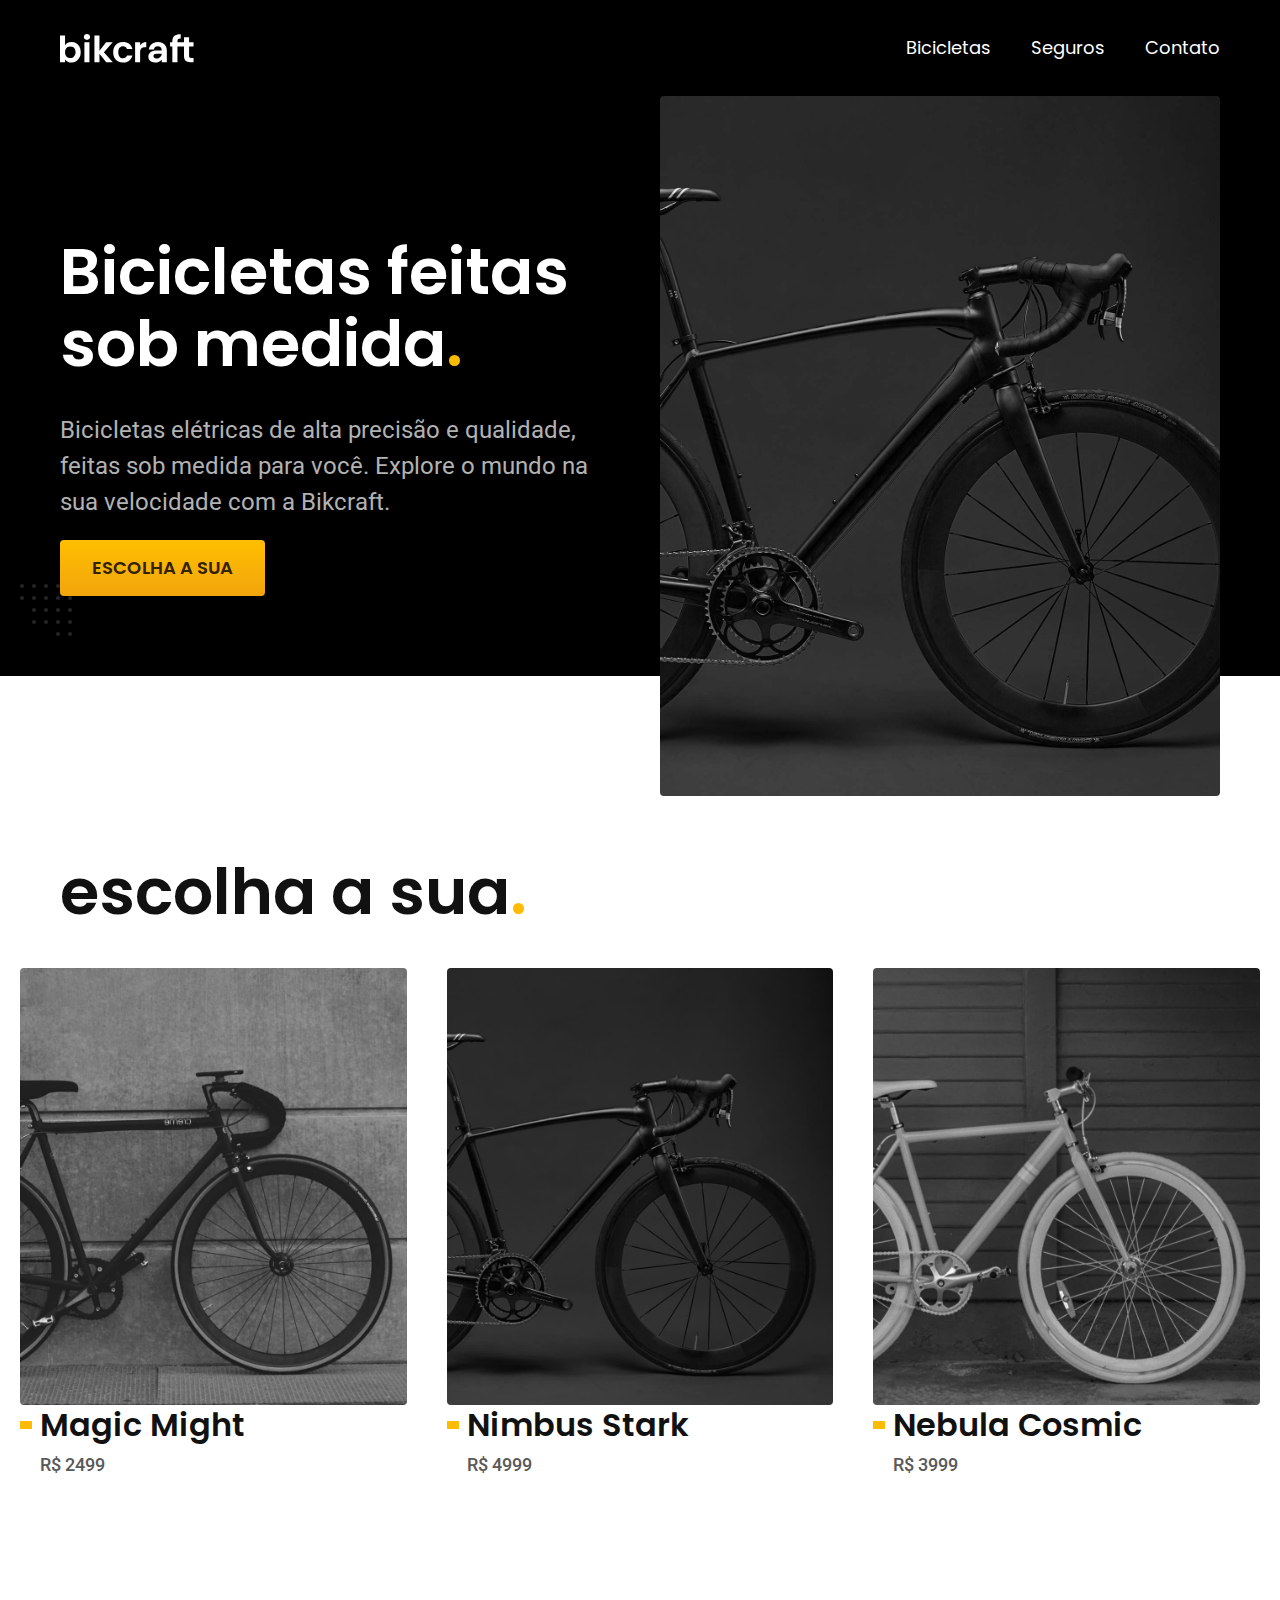
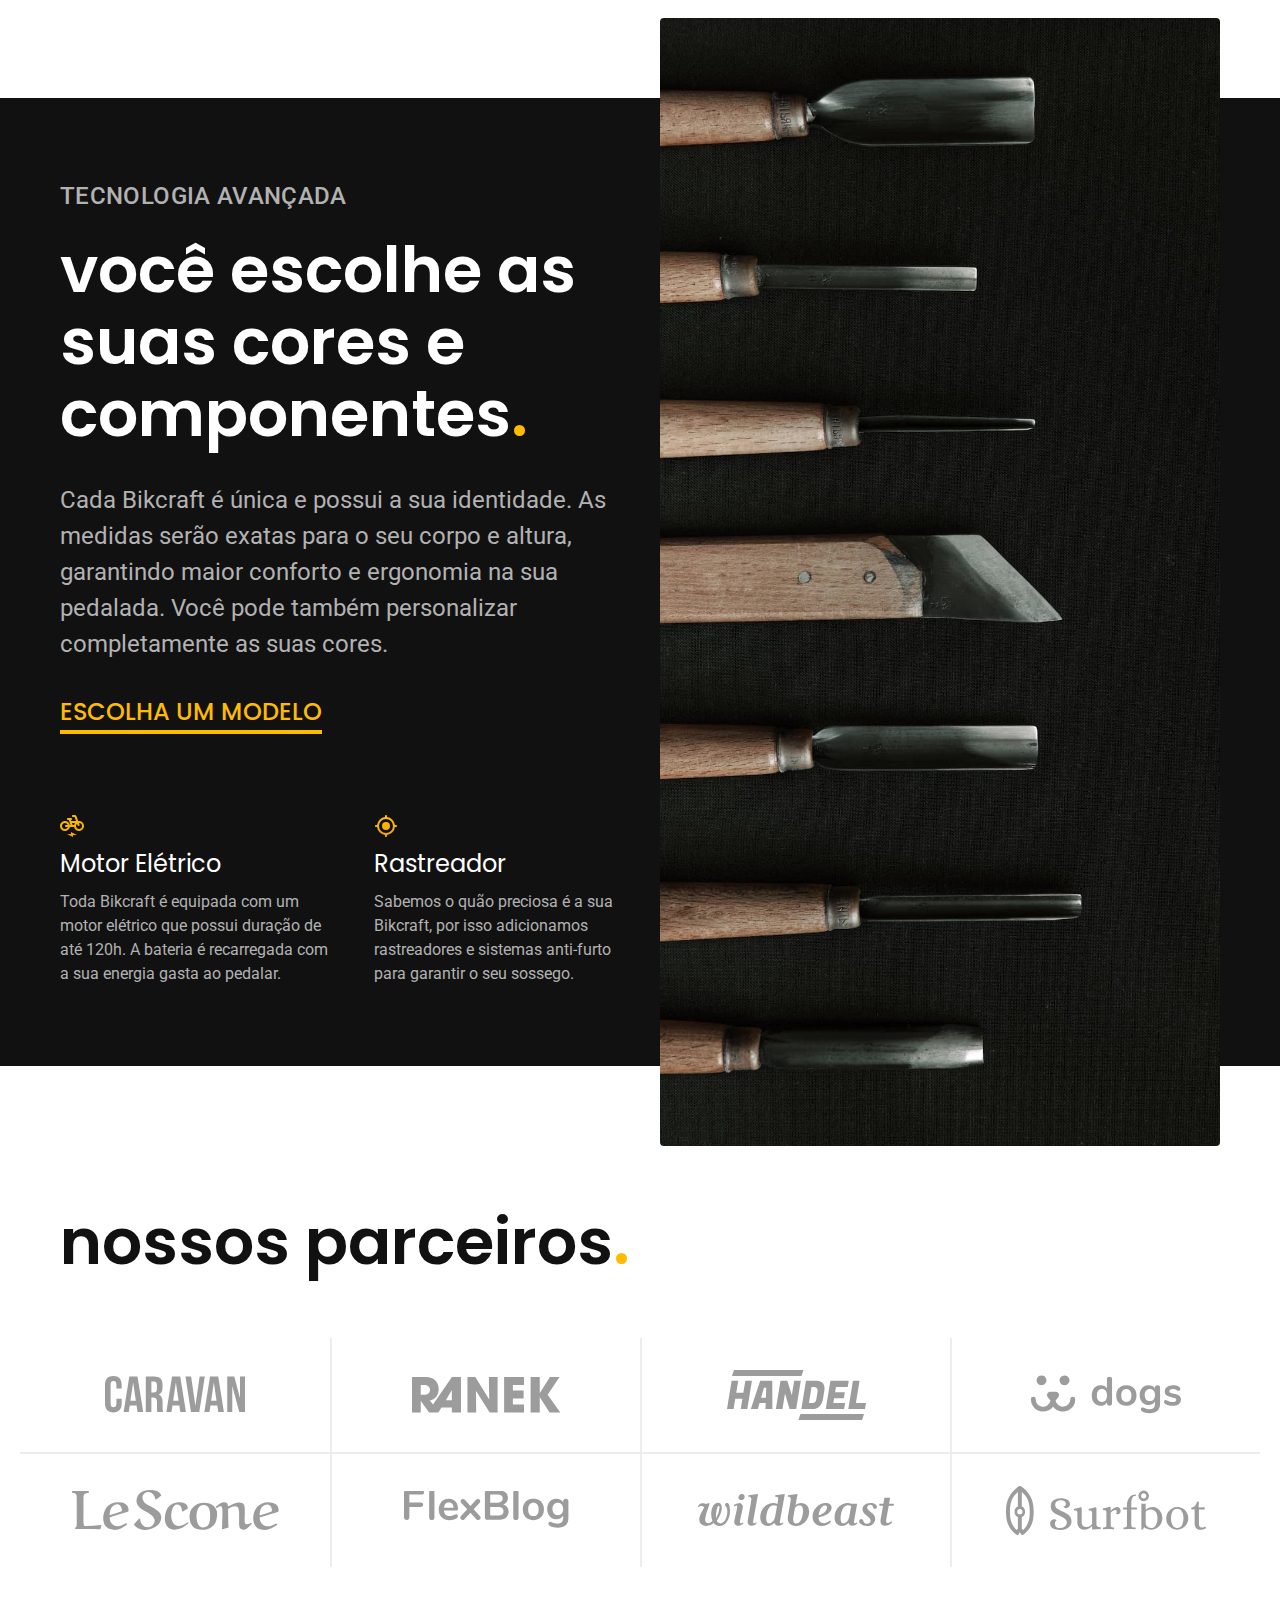
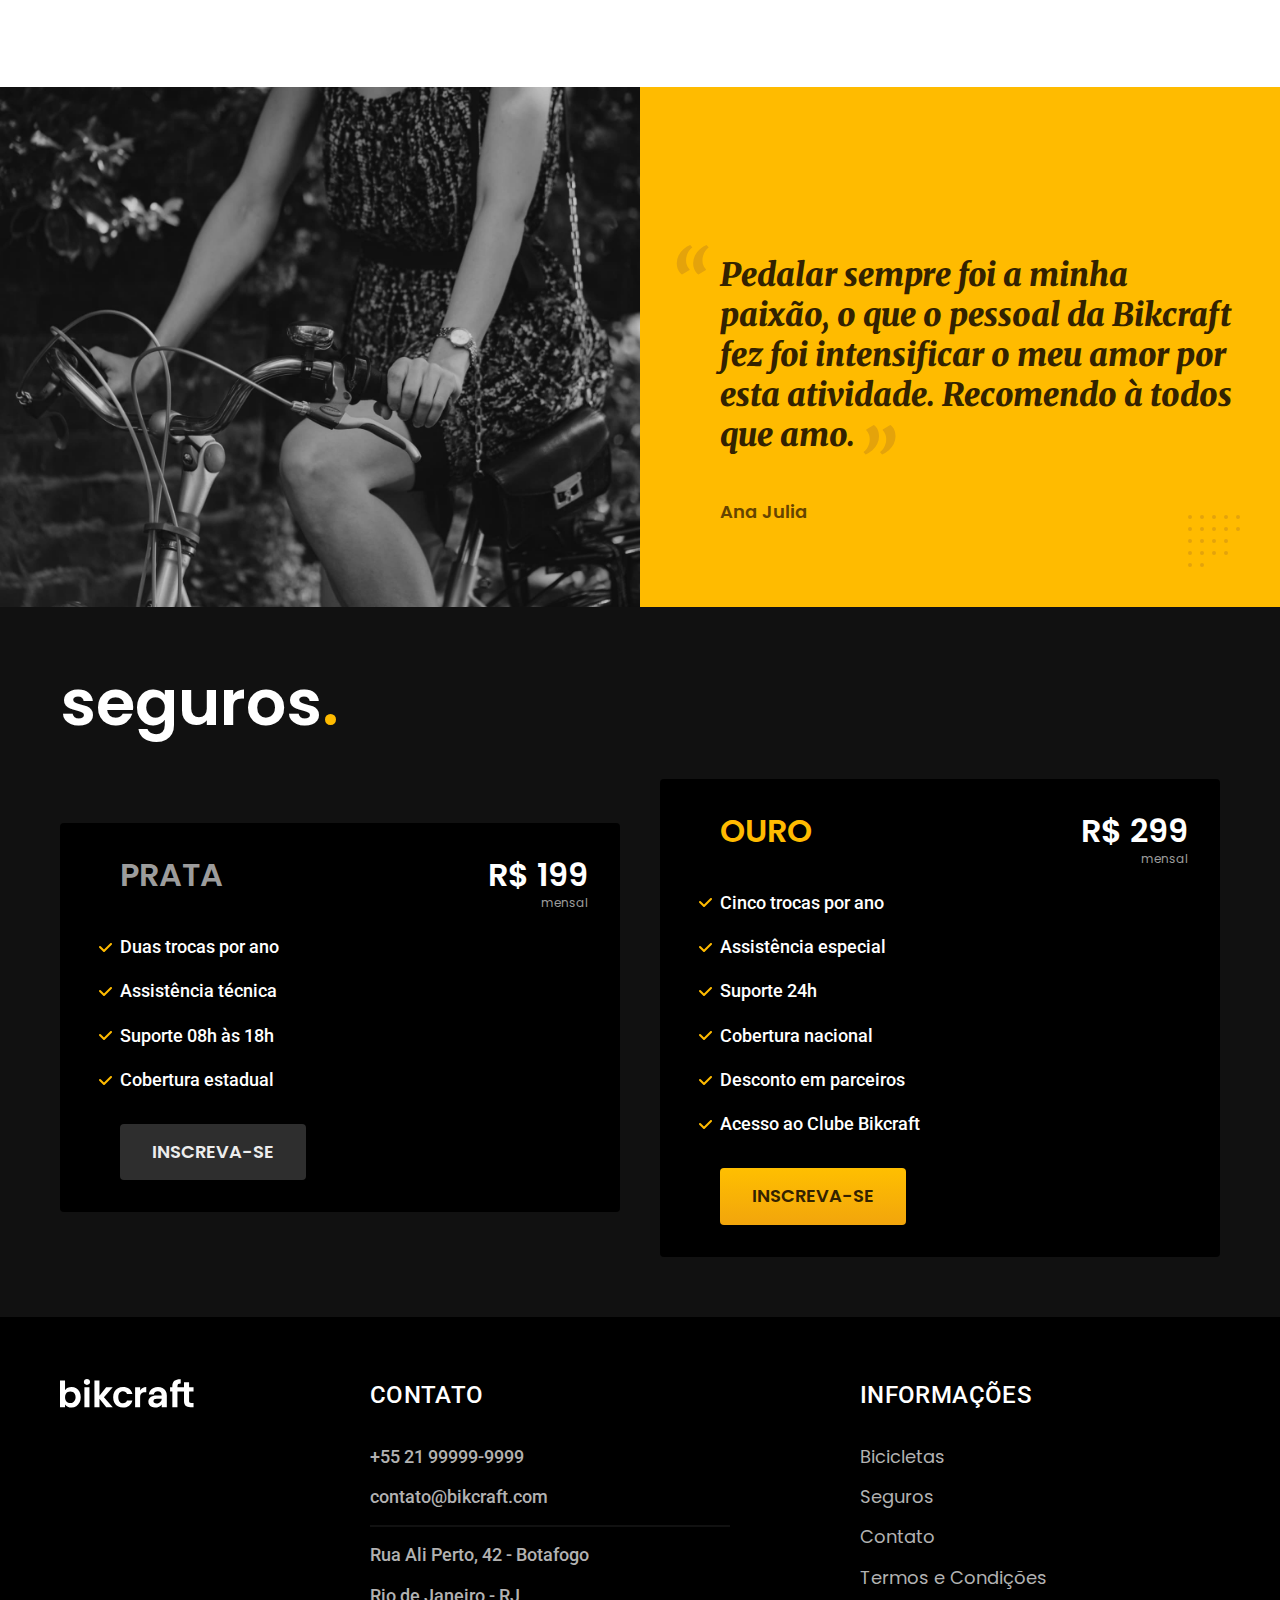
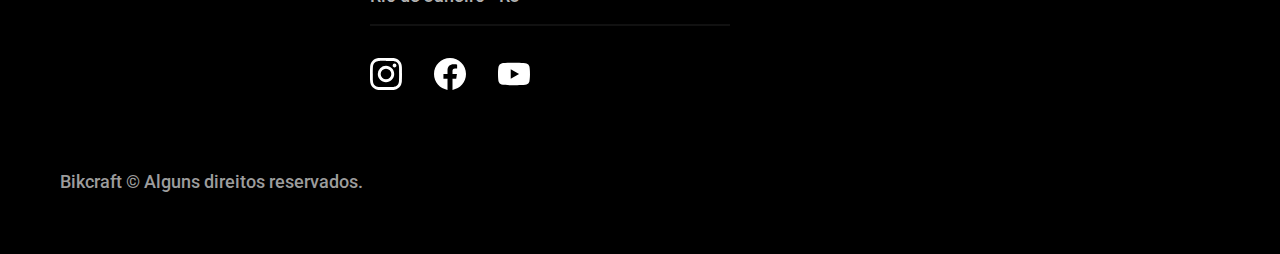
<file: index.html>
<!DOCTYPE html>
<html lang="pt-br">

<head>
  <meta charset="UTF-8">
  <meta name="viewport" content="width=device-width, initial-scale=1.0">
  <link rel="preconnect" href="https://fonts.googleapis.com">
  <link rel="preconnect" href="https://fonts.gstatic.com" crossorigin>
  <link href="https://fonts.googleapis.com/css2?family=Merriweather:ital,wght@1,900&family=Poppins:wght@400;600&family=Roboto:wght@400;500&display=swap" rel="stylesheet">
  <title>Bikcraft - Bicicletas Elétricas</title>
  <link rel="shortcut icon" href="./assets/icones/eletrica.svg" type="image/x-icon">
  <meta name="description" content="Bicicletas elétricas de alta precisão e qualidade,  feitas sob medida para o cliente. Explore o mundo na sua velocidade com a Bikcraft.">
  <link rel="preload" href="./css/style.min.css" as="style">
  <link rel="stylesheet" href="./css/style.min.css">
  <script>document.documentElement.classList.add("js")</script>
</head>

<body>

  <header class="header-bg">
    <div class="header container">
      <a href="./">
        <img src="./assets/bikcraft.svg" width="136" height="32" alt="Bikcraft">
      </a>

      <nav aria-label="primaria">
        <ul class="header-menu font-1-m cor-0">
          <li><a href="./bicicletas.html">Bicicletas</a></li>
          <li><a href="./seguros.html">Seguros</a></li>
          <li><a href="./contato.html">Contato</a></li>
        </ul>
      </nav>
    </div>
  </header>

  <main class="introducao-bg">
    <div class="introducao container">
      <div class="introducao-conteudo">
        <h1 class="font-1-xxl cor-0 fadeInLeft" data-anime="200">Bicicletas feitas sob medida<span class="cor-p1">.</span></h1>
        <p class="font-2-l cor-5  fadeInLeft" data-anime="400">Bicicletas elétricas de alta precisão e qualidade, feitas sob medida para você. Explore o mundo na sua velocidade com a Bikcraft.</p>
        <a class="botao fadeInLeft" href="./bicicletas.html" data-anime="600">Escolha a sua</a>
      </div>
      <picture class="fadeInLeft" data-anime="600">
        <source media="(max-width: 800px)" srcset="./assets/bicicletas/nimbus.jpg">
        <img src="./assets/fotos/introducao.jpg" width="1280" height="1600" alt="Bicicleta elétrica preta.">
      </picture>
    </div>
  </main>

  <article class="bicicletas-lista">
    <h2 class="font-1-xxl container">escolha a sua<span class="cor-p1">.</span></h2>
    <ul>

      <li> <a href="./bicicletas/magic.html">
          <img src="./assets/bicicletas/magic-home.jpg" width="920" height="1040" alt="Bicicleta preta Magic Might">
          <h3 class="font-1-xl">Magic Might</h3>
          <span class="font-2-m cor-8">R$ 2499</span>
        </a>
      </li>

      <li> <a href="./bicicletas/nimbus.html">
          <img src="./assets/bicicletas/nimbus-home.jpg" width="920" height="1040" alt="Bicicleta preta Nimbus Stark">
          <h3 class="font-1-xl">Nimbus Stark</h3>
          <span class="font-2-m cor-8">R$ 4999</span>
        </a>
      </li>

      <li> <a href="./bicicletas/nebula.html">
          <img src="./assets/bicicletas/nebula-home.jpg" width="920" height="1040" alt="Bicicleta branca Nebula Cosmic">
          <h3 class="font-1-xl">Nebula Cosmic</h3>
          <span class="font-2-m cor-8">R$ 3999</span>
        </a>
      </li>

    </ul>
  </article>

  <article class="tecnologia-bg">

    <div class="tecnologia container">

      <div class="tecnologia-conteudo">
        <span class="font-2-l-b  cor-5">Tecnologia Avançada</span>
        <h2 class="font-1-xxl cor-0">você escolhe as suas cores e componentes<span class="cor-p1">.</span></h2>
        <p class="font-2-l cor-5">Cada Bikcraft é única e possui a sua identidade. As medidas serão exatas para o seu corpo e altura, garantindo maior conforto e ergonomia na sua pedalada. Você pode também personalizar completamente as suas cores.</p>
        <a href="./bicicletas.html" class="link">ESCOLHA UM MODELO</a>

        <div class="tecnologia-vantagens">
          <div>
            <img src="./assets/icones/eletrica.svg" width="24" height="24" alt="">
            <h3 class="font-1-l cor-0">Motor Elétrico</h3>
            <p class="font-2-s cor-5">Toda Bikcraft é equipada com um motor elétrico que possui duração de até 120h. A bateria é recarregada com a sua energia gasta ao pedalar.</p>
          </div>
          <div>
            <img src="./assets/icones/rastreador.svg" width="24" height="24" alt="">
            <h3 class="font-1-l cor-0">Rastreador</h3>
            <p class="font-2-s cor-5">Sabemos o quão preciosa é a sua Bikcraft, por isso adicionamos rastreadores e sistemas anti-furto para garantir o seu sossego.</p>
          </div>
        </div>
      </div>

      <div class="tecnologia-imagem">
        <img src="./assets/fotos/tecnologia.jpg" width="1280" height="1920" alt="">
      </div>

    </div>
  </article>

  <section class="parceiros" aria-label="Nossos Parceiros">
    <h2 class="container font-1-xxl cor-11">nossos parceiros<span class="cor-p1">.</span></h2>

    <ul>
      <li><img src="./assets/parceiros/caravan.svg" width="140" height="38" alt="caravan"></li>
      <li><img src="./assets/parceiros/ranek.svg" width="149" height="36" alt="ranek"></li>
      <li><img src="./assets/parceiros/handel.svg" width="139" height="50" alt="handel"></li>
      <li><img src="./assets/parceiros/dogs.svg" width="152" height="39" alt="dogs"></li>
      <li><img src="./assets/parceiros/lescone.svg" width="208" height="41" alt="lescone"></li>
      <li><img src="./assets/parceiros/flexblog.svg" width="165" height="38" alt="flexblog"></li>
      <li><img src="./assets/parceiros/wildbeast.svg" width="196" height="34" alt="wildbeast"></li>
      <li><img src="./assets/parceiros/surfbot.svg" width="200" height="49" alt="surfbot"></li>
    </ul>

  </section>

  <section class="depoimento" aria-label="Depoimento">
    <div>
      <img src="./assets/fotos/depoimento.jpg" width="1560" height="1360" alt="Pessoa pedalando uma bicicleta Bikcraft">
    </div>

    <div class="depoimento-conteudo">
      <blockquote class="font-1-xl cor-p5">
        <p>Pedalar sempre foi a minha paixão, o que o pessoal da Bikcraft fez foi intensificar o meu amor por esta atividade. Recomendo à todos que amo.
        </p>
        <span class="font-1-m-b cor-p4">Ana Julia</span>
      </blockquote>
    </div>

  </section>

  <article class="seguros-bg">
    <div class="seguros container">

      <h2 class=" font-1-xxl cor-0">seguros<span class="cor-p1">.</span></h2>
      <div class="seguros-item">
        <h3 class="font-1-xl cor-6">PRATA</h3>
        <span class="font-1-xl cor-0">R$ 199<span class="font-1-xs cor-6">mensal</span></span>
        <ul class="font-2-m cor-0">
          <li>Duas trocas por ano</li>
          <li>Assistência técnica</li>
          <li>Suporte 08h às 18h</li>
          <li>Cobertura estadual</li>
        </ul>
        <a href="./orçamento.html" class="botao secundario">Inscreva-se</a>
      </div>

      <div class="seguros-item">
        <h3 class="font-1-xl cor-p1">OURO</h3>
        <span class="font-1-xl cor-0">R$ 299<span class="font-1-xs cor-6">mensal</span></span>
        <ul class="font-2-m cor-0">
          <li>Cinco trocas por ano</li>
          <li>Assistência especial</li>
          <li>Suporte 24h</li>
          <li>Cobertura nacional</li>
          <li>Desconto em parceiros</li>
          <li>Acesso ao Clube Bikcraft</li>
        </ul>
        <a href="./orçamento.html" class="botao">Inscreva-se</a>
      </div>

    </div>
  </article>

  <footer class="footer-bg">
    <div class="footer container">
      <img src="./assets/bikcraft.svg" alt="Bikcraft">
      <div class="footer-contato">
        <h3 class="font-2-l-b cor-0">Contato</h3>
        <ul class="cor-5 font-2-m">
          <li><a href="tel:+5521999999999">+55 21 99999-9999</a></li>
          <li><a href="mailto:contato@bikcraft.com">contato@bikcraft.com</a></li>
          <li>Rua Ali Perto, 42 - Botafogo</li>
          <li>Rio de Janeiro - RJ</li>
        </ul>
        <div class="footer-redes">
          <a href="./">
            <img src="./assets/redes/instagram.svg" width="32" height="32" alt="Instagram">
          </a>
          <a href="./">
            <img src="./assets/redes/facebook.svg" width="32" height="32" alt="Facebook">
          </a>
          <a href="./">
            <img src="./assets/redes/youtube.svg" width="32" height="32" alt="Youtube">
          </a>
        </div>
      </div>
      <div class="footer-informacoes">
        <h3 class="font-2-l-b cor-0">Informações</h3>
        <nav>
          <ul class="font-1-m cor-5">
            <li><a href="./bicicletas.html">Bicicletas</a></li>
            <li><a href="./seguros.html">Seguros</a></li>
            <li><a href="./contato.html">Contato</a></li>
            <li><a href="./termos.html">Termos e Condições</a></li>
          </ul>
        </nav>
      </div>
      <p class="footer-copy font-2-m cor-6">Bikcraft © Alguns direitos reservados.</p>
    </div>
  </footer>
  <script src="./js/plugins/simple-anime.js"></script>
  <script src="./js/script.js"></script>
</body>

</html>
</file>
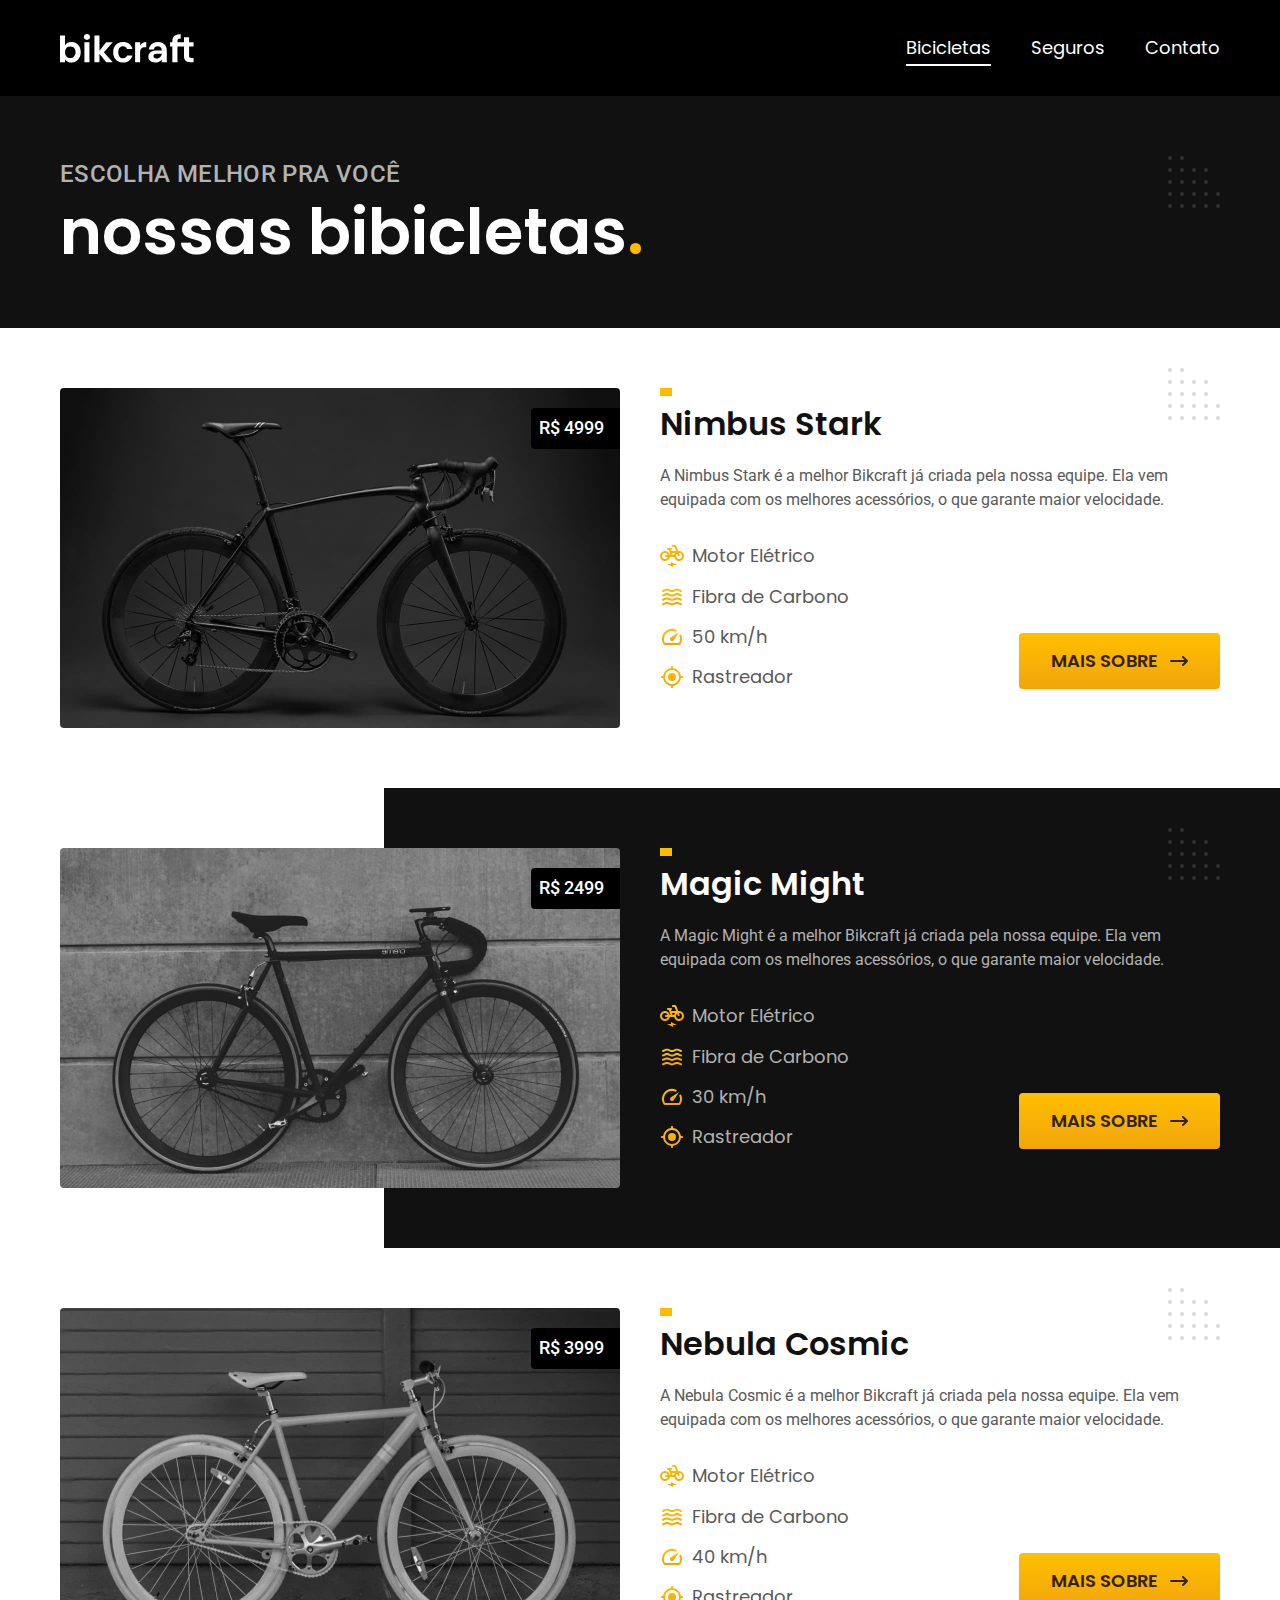
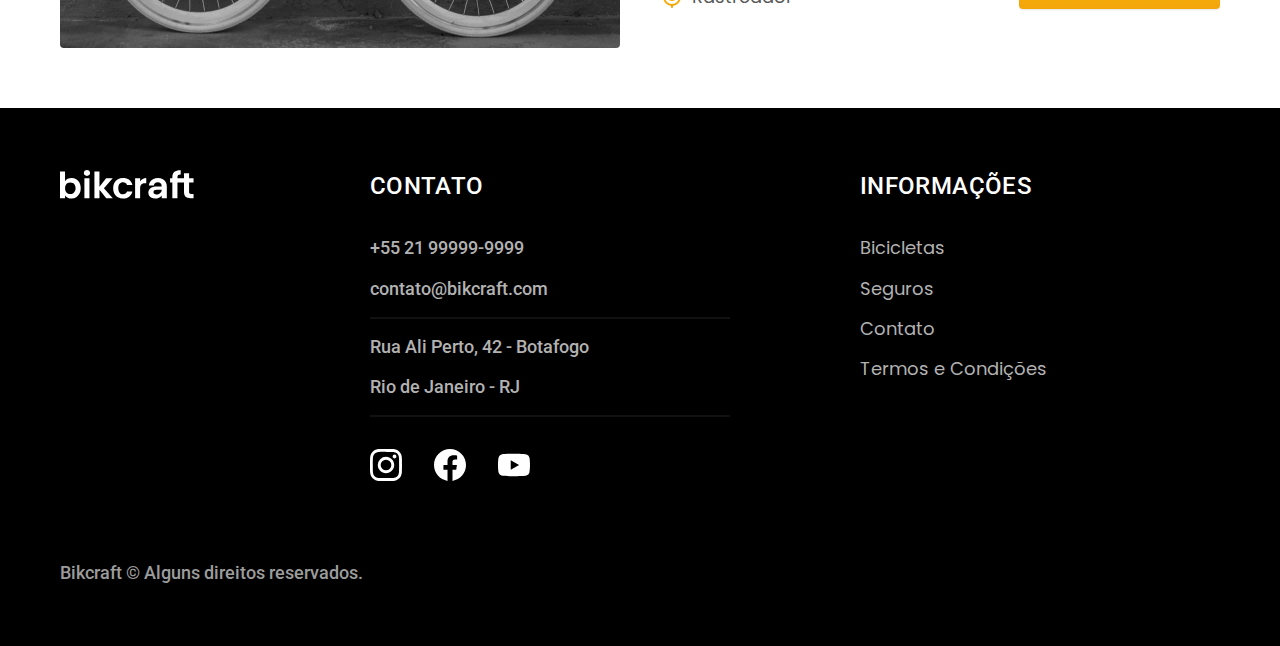
<file: bicicletas.html>
<!DOCTYPE html>
<html lang="pt-br">

<head>
  <meta charset="UTF-8">
  <meta name="viewport" content="width=device-width, initial-scale=1.0">
  <link rel="preconnect" href="https://fonts.googleapis.com">
  <link rel="preconnect" href="https://fonts.gstatic.com" crossorigin>
  <link href="https://fonts.googleapis.com/css2?family=Merriweather:ital,wght@1,900&family=Poppins:wght@400;600&family=Roboto:wght@400;500&display=swap" rel="stylesheet">
  <title> Bicicletas | Bikcraft - Bicicletas Elétricas</title>
  <link rel="shortcut icon" href="./assets/icones/eletrica.svg" type="image/x-icon">
  <meta name="description" content="Bicicletas.">
  <link rel="preload" href="./css/style.min.css" as="style">
  <link rel="stylesheet" href="./css/style.min.css">
  <script>document.documentElement.classList.add("js")</script>
</head>

<body id="bicicletas">

  <header class="header-bg">
    <div class="header container">
      <a href="./">
        <img src="./assets/bikcraft.svg" alt="Bikcraft">
      </a>

      <nav aria-label="primaria">
        <ul class="header-menu font-1-m cor-0">
          <li><a href="./bicicletas.html">Bicicletas</a></li>
          <li><a href="./seguros.html">Seguros</a></li>
          <li><a href="./contato.html">Contato</a></li>
        </ul>
      </nav>
    </div>
  </header>

  <main>

    <div class="titulo-bg">
      <div class="titulo container">
        <p class="font-2-l-b cor-5">escolha melhor pra você</p>
        <h1 class="font-1-xxl cor-0">nossas bibicletas<span class="cor-p1">.</span></h1>
      </div>
    </div>

    <div class="bicicletas container">
      <div class="bicicletas-imagem">
        <img src="./assets/bicicletas/nimbus.jpg" alt="Bicicleta Preta">
        <span class="font-2-m cor-0">R$ 4999</span>
      </div>
      <div class="bicicletas-conteudo">
        <h2 class="font-1-xl">Nimbus Stark</h2>
        <p class="font-2-s cor-8">A Nimbus Stark é a melhor Bikcraft já criada pela nossa equipe. Ela vem equipada com os melhores acessórios, o que garante maior velocidade.</p>
        <ul class="font-1-m cor-8">
          <li>
            <img src="./assets/icones/eletrica.svg" alt="">
            Motor Elétrico
          </li>
          <li>
            <img src="./assets/icones/carbono.svg" alt="">
            Fibra de Carbono
          </li>
          <li>
            <img src="./assets/icones/velocidade.svg" alt="">
            50 km/h
          </li>
          <li>
            <img src="./assets/icones/rastreador.svg" alt="">
            Rastreador
          </li>
        </ul>
        <a href="./bicicletas/nimbus.html" class="botao seta">Mais Sobre</a>
      </div>
    </div>

    <div class="bicicletas-bg">
      <div class="bicicletas container">
        <div class="bicicletas-imagem">
          <img src="./assets/bicicletas/magic.jpg" alt="Bicicleta Preta">
          <span class="font-2-m cor-0">R$ 2499</span>
        </div>
        <div class="bicicletas-conteudo">
          <h2 class="font-1-xl cor-0">Magic Might</h2>
          <p class="font-2-s cor-5">A Magic Might é a melhor Bikcraft já criada pela nossa equipe. Ela vem equipada com os melhores acessórios, o que garante maior velocidade.</p>
          <ul class="font-1-m cor-5">
            <li>
              <img src="./assets/icones/eletrica.svg" alt="">
              Motor Elétrico
            </li>
            <li>
              <img src="./assets/icones/carbono.svg" alt="">
              Fibra de Carbono
            </li>
            <li>
              <img src="./assets/icones/velocidade.svg" alt="">
              30 km/h
            </li>
            <li>
              <img src="./assets/icones/rastreador.svg" alt="">
              Rastreador
            </li>
          </ul>
          <a href="./bicicletas/magic.html" class="botao seta">Mais Sobre</a>
        </div>
      </div>
    </div>

    <div class="bicicletas container">
      <div class="bicicletas-imagem">
        <img src="./assets/bicicletas/nebula.jpg" alt="Bicicleta Branca">
        <span class="font-2-m cor-0">R$ 3999</span>
      </div>
      <div class="bicicletas-conteudo">
        <h2 class="font-1-xl">Nebula Cosmic</h2>
        <p class="font-2-s cor-8">A Nebula Cosmic é a melhor Bikcraft já criada pela nossa equipe. Ela vem equipada com os melhores acessórios, o que garante maior velocidade.</p>
        <ul class="font-1-m cor-8">
          <li>
            <img src="./assets/icones/eletrica.svg" alt="">
            Motor Elétrico
          </li>
          <li>
            <img src="./assets/icones/carbono.svg" alt="">
            Fibra de Carbono
          </li>
          <li>
            <img src="./assets/icones/velocidade.svg" alt="">
            40 km/h
          </li>
          <li>
            <img src="./assets/icones/rastreador.svg" alt="">
            Rastreador
          </li>
        </ul>
        <a href="./bicicletas/nebula.html" class="botao seta">Mais Sobre</a>
      </div>
    </div>

  </main>

  <footer class="footer-bg">
    <div class="footer container">
      <img src="./assets/bikcraft.svg" alt="Bikcraft">
      <div class="footer-contato">
        <h3 class="font-2-l-b cor-0">Contato</h3>
        <ul class="cor-5 font-2-m">
          <li><a href="tel:+5521999999999">+55 21 99999-9999</a></li>
          <li><a href="mailto:contato@bikcraft.com">contato@bikcraft.com</a></li>
          <li>Rua Ali Perto, 42 - Botafogo</li>
          <li>Rio de Janeiro - RJ</li>
        </ul>
        <div class="footer-redes">
          <a href="./">
            <img src="./assets/redes/instagram.svg" alt="Instagram">
          </a>
          <a href="./">
            <img src="./assets/redes/facebook.svg" alt="Facebook">
          </a>
          <a href="./">
            <img src="./assets/redes/youtube.svg" alt="Youtube">
          </a>
        </div>
      </div>
      <div class="footer-informacoes">
        <h3 class="font-2-l-b cor-0">Informações</h3>
        <nav>
          <ul class="font-1-m cor-5">
            <li><a href="./bicicletas.html">Bicicletas</a></li>
            <li><a href="./seguros.html">Seguros</a></li>
            <li><a href="./contato.html">Contato</a></li>
            <li><a href="./termos.html">Termos e Condições</a></li>
          </ul>
        </nav>
      </div>
      <p class="footer-copy font-2-m cor-6">Bikcraft © Alguns direitos reservados.</p>
    </div>
  </footer>
  <script src="./js/script.js"></script>
</body>

</html>
</file>
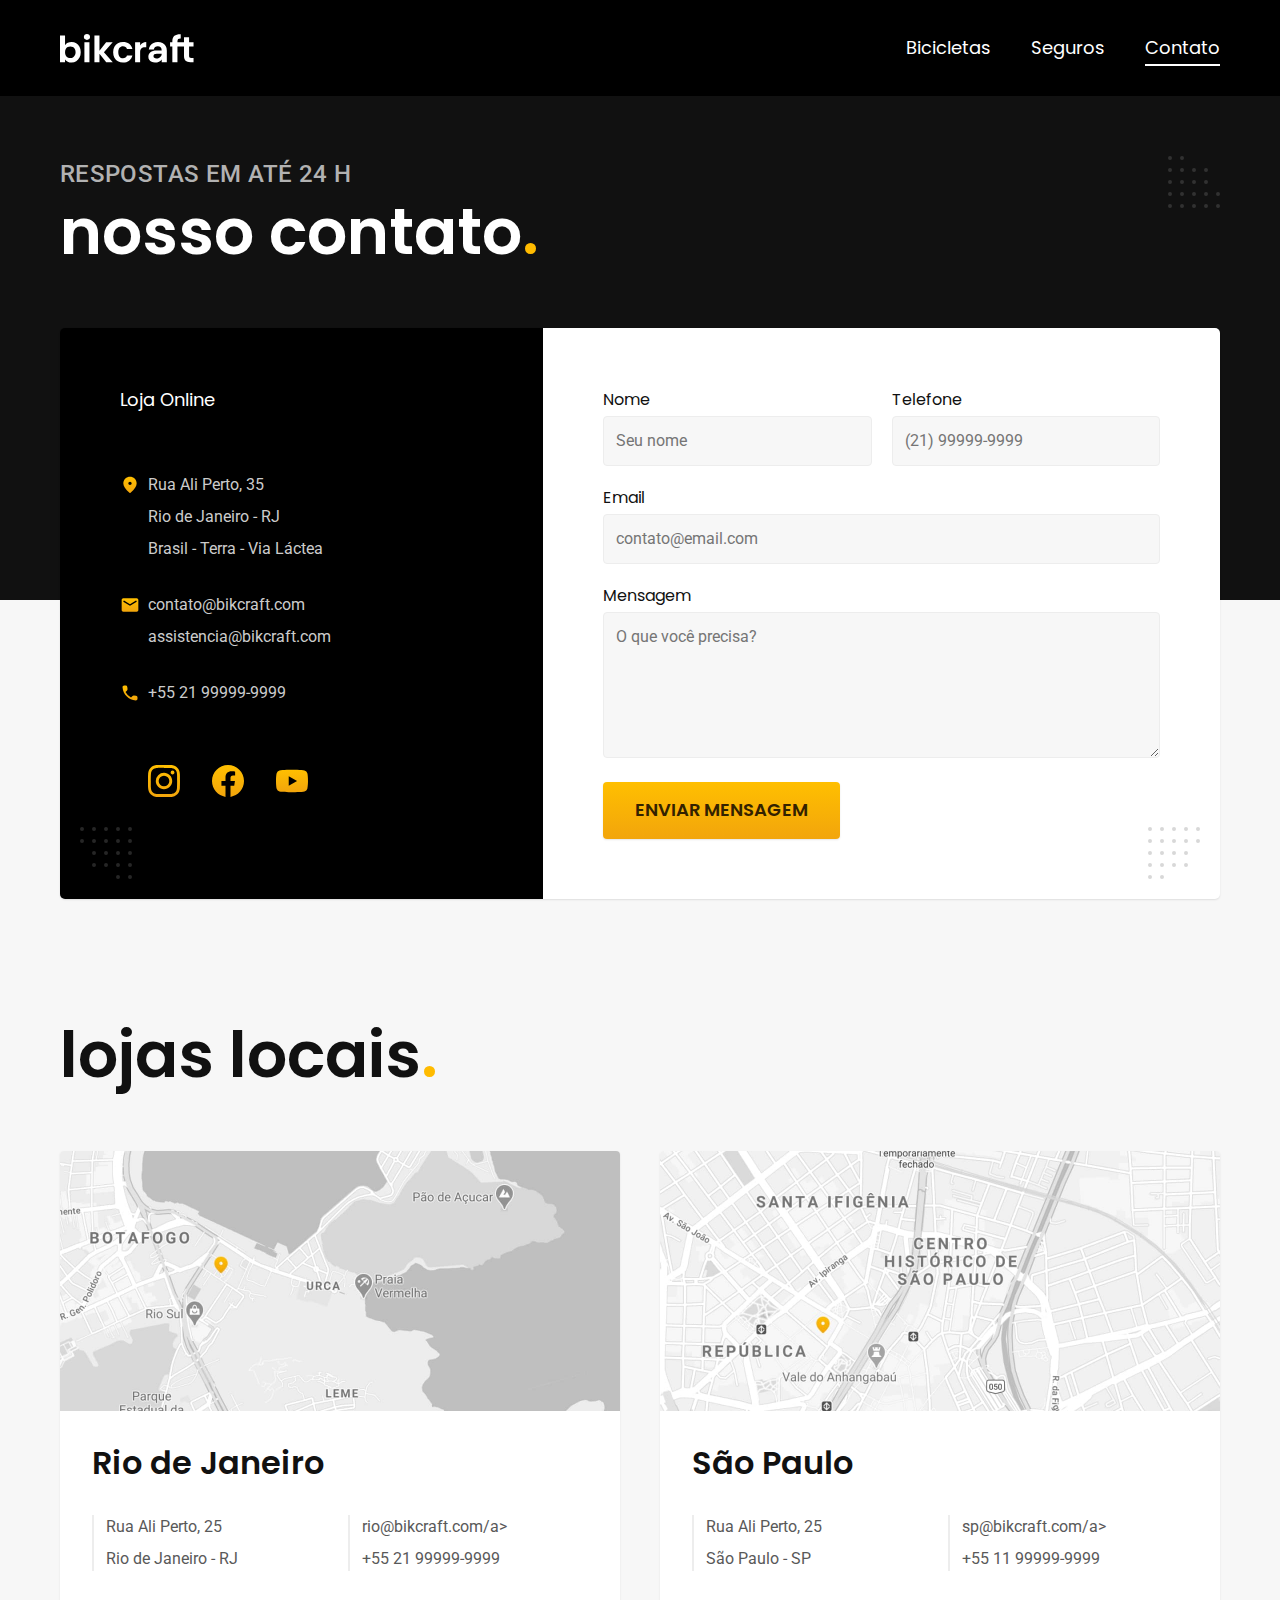
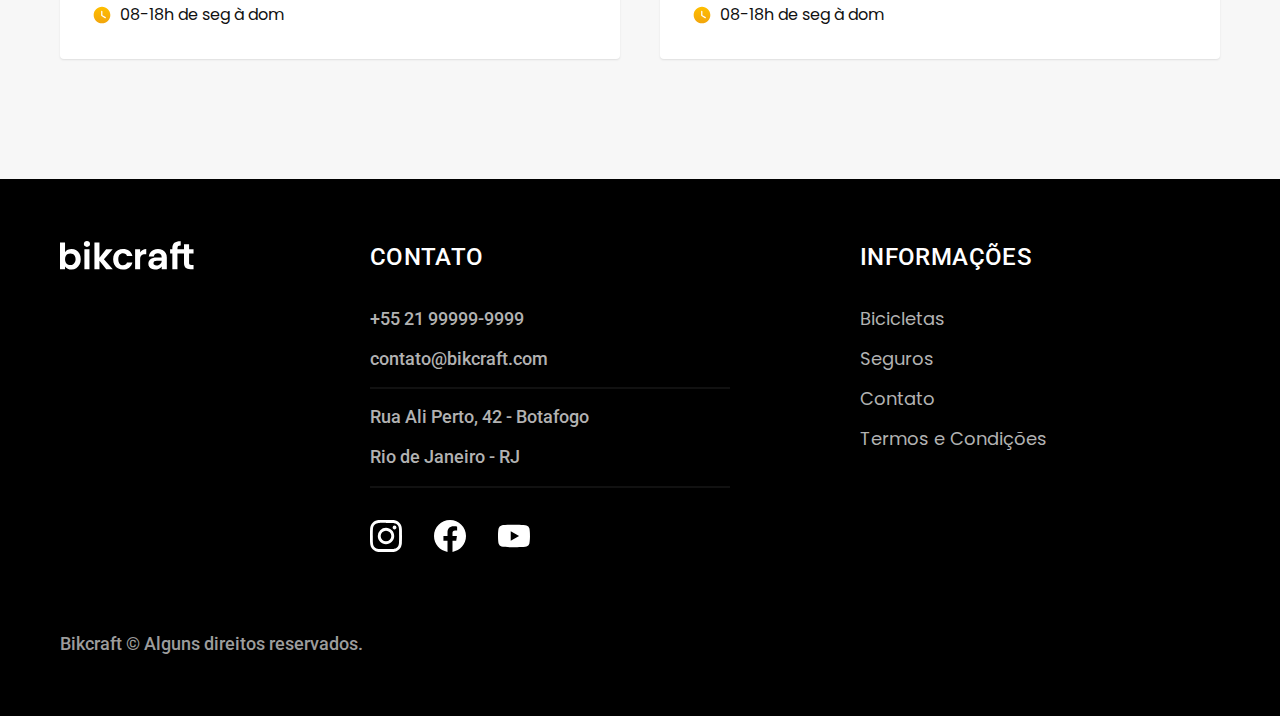
<file: contato.html>
<!DOCTYPE html>
<html lang="pt-br">

<head>
  <meta charset="UTF-8">
  <meta name="viewport" content="width=device-width, initial-scale=1.0">
  <link rel="preconnect" href="https://fonts.googleapis.com">
  <link rel="preconnect" href="https://fonts.gstatic.com" crossorigin>
  <link href="https://fonts.googleapis.com/css2?family=Merriweather:ital,wght@1,900&family=Poppins:wght@400;600&family=Roboto:wght@400;500&display=swap" rel="stylesheet">
  <title> Contato | Bikcraft - Bicicletas Elétricas</title>
  <link rel="shortcut icon" href="./assets/bikcraft.svg">
  <meta name="description" content="Contato.">
  <link rel="preload" href="./css/style.min.css" as="style">
  <link rel="stylesheet" href="./css/style.min.css">
  <script>document.documentElement.classList.add("js")</script>
</head>

<body id="contato">
  <header class="header-bg">
    <div class="header container">
      <a href="./">
        <img src="./assets/bikcraft.svg" alt="Bikcraft">
      </a>

      <nav aria-label="primaria">
        <ul class="header-menu font-1-m cor-0">
          <li><a href="./bicicletas.html">Bicicletas</a></li>
          <li><a href="./seguros.html">Seguros</a></li>
          <li><a href="./contato.html">Contato</a></li>
        </ul>
      </nav>
    </div>
  </header>

  <main>

    <div class="titulo-bg">
      <div class="titulo container">
        <p class="font-2-l-b cor-5">respostas em até 24 H</p>
        <h1 class="font-1-xxl cor-0">nosso contato<span class="cor-p1">.</span></h1>
      </div>
    </div>

    <div class="contato container">
      <section aria-label="Endereço" class="contato-dados">
        <h2 class="font-1-m cor-0">Loja Online</h2>
        <div class="contato-endereco font-2-s cor-4">
          <p>Rua Ali Perto, 35</p>
          <p>Rio de Janeiro - RJ</p>
          <p>Brasil - Terra - Via Láctea</p>
        </div>
        <address class="contato-meios font-2-s cor-4">
          <a href="mailto:contato@bikcraft.com">contato@bikcraft.com</a>
          <a href="mailto:assistencia@bikcraft.com">assistencia@bikcraft.com</a>
          <a href="tel:+5521999999999">+55 21 99999-9999</a>
        </address>
        <div class="contato-redes">
          <a href="./">
            <img src="./assets/redes/instagram-p.svg" alt="Instagram">
          </a>
          <a href="./">
            <img src="./assets/redes/facebook-p.svg" alt="Facebook">
          </a>
          <a href="./">
            <img src="./assets/redes/youtube-p.svg" alt="Youtube">
          </a>
        </div>
      </section>

      <section aria-label="formulario" class="contato-formulario">
        <form action="./contato.html" class="form">
          <div>
            <label for="nome">Nome</label>
            <input type="text" id="nome" name="nome" placeholder="Seu nome">
          </div>
          <div>
            <label for="telefone">Telefone</label>
            <input type="text" id="telefone" name="telefone" placeholder="(21) 99999-9999">
          </div>
          <div class="col-2">
            <label for="email">Email</label>
            <input type="email" id="email" name="email" placeholder="contato@email.com">
          </div>
          <div class="col-2">
            <label for="mensagem">Mensagem</label>
            <textarea rows="5" id="mensagem" name="mensagem" placeholder="O que você precisa?"></textarea>
          </div>
          <button class="botao col-2">Enviar Mensagem</button>
        </form>
      </section>
    </div>

  </main>

  <article class="lojas container">
    <h2 class="font-1-xxl">lojas locais<span class="cor-p1">.</span></h2>

    <div class="lojas-item">
      <img src="./assets/lojas/rj.jpg" alt="Mapa marcando o endereço em Rua Ali Perto, 25 - Rio de Janeiro - RJ">
      <div class="lojas-conteudo">
        <h3 class="font-1-xl">Rio de Janeiro</h3>
        <div class="lojas-dados font-2-s cor-8">
          <p>Rua Ali Perto, 25</p>
          <p>Rio de Janeiro - RJ</p>
        </div>
        <div class="lojas-dados font-2-s cor-8">
          <a href="mailto:rio@bikcraft.com">rio@bikcraft.com/a>
            <a href="tel:+5521999999999">+55 21 99999-9999</a>
        </div>
        <p class="lojas-tempo font-1-s"><img src="./assets/icones/horario.svg" alt=""> 08-18h de seg à dom</p>
      </div>
    </div>

    <div class="lojas-item">
      <img src="./assets/lojas/sp.jpg" alt="Mapa marcando o endereço em Rua Ali Perto, 25 - São Paulo - SP">
      <div class="lojas-conteudo">
        <h3 class="font-1-xl">São Paulo</h3>
        <div class="lojas-dados font-2-s cor-8">
          <p>Rua Ali Perto, 25</p>
          <p>São Paulo - SP</p>
        </div>
        <div class="lojas-dados font-2-s cor-8">
          <a href="mailto:sp@bikcraft.com">sp@bikcraft.com/a>
            <a href="tel:+5521999999999">+55 11 99999-9999</a>
        </div>
        <p class="lojas-tempo font-1-s"><img src="./assets/icones/horario.svg" alt=""> 08-18h de seg à dom</p>
      </div>
    </div>
  </article>

  <footer class="footer-bg">
    <div class="footer container">
      <img src="./assets/bikcraft.svg" alt="Bikcraft">
      <div class="footer-contato">
        <h3 class="font-2-l-b cor-0">Contato</h3>
        <ul class="cor-5 font-2-m">
          <li><a href="tel:+5521999999999">+55 21 99999-9999</a></li>
          <li><a href="mailto:contato@bikcraft.com">contato@bikcraft.com</a></li>
          <li>Rua Ali Perto, 42 - Botafogo</li>
          <li>Rio de Janeiro - RJ</li>
        </ul>
        <div class="footer-redes">
          <a href="./">
            <img src="./assets/redes/instagram.svg" alt="Instagram">
          </a>
          <a href="./">
            <img src="./assets/redes/facebook.svg" alt="Facebook">
          </a>
          <a href="./">
            <img src="./assets/redes/youtube.svg" alt="Youtube">
          </a>
        </div>
      </div>
      <div class="footer-informacoes">
        <h3 class="font-2-l-b cor-0">Informações</h3>
        <nav>
          <ul class="font-1-m cor-5">
            <li><a href="./bicicletas.html">Bicicletas</a></li>
            <li><a href="./seguros.html">Seguros</a></li>
            <li><a href="./contato.html">Contato</a></li>
            <li><a href="./termos.html">Termos e Condições</a></li>
          </ul>
        </nav>
      </div>
      <p class="footer-copy font-2-m cor-6">Bikcraft © Alguns direitos reservados.</p>
    </div>
  </footer>
  <script src="./js/script.js"></script>
</body>

</html>
</file>
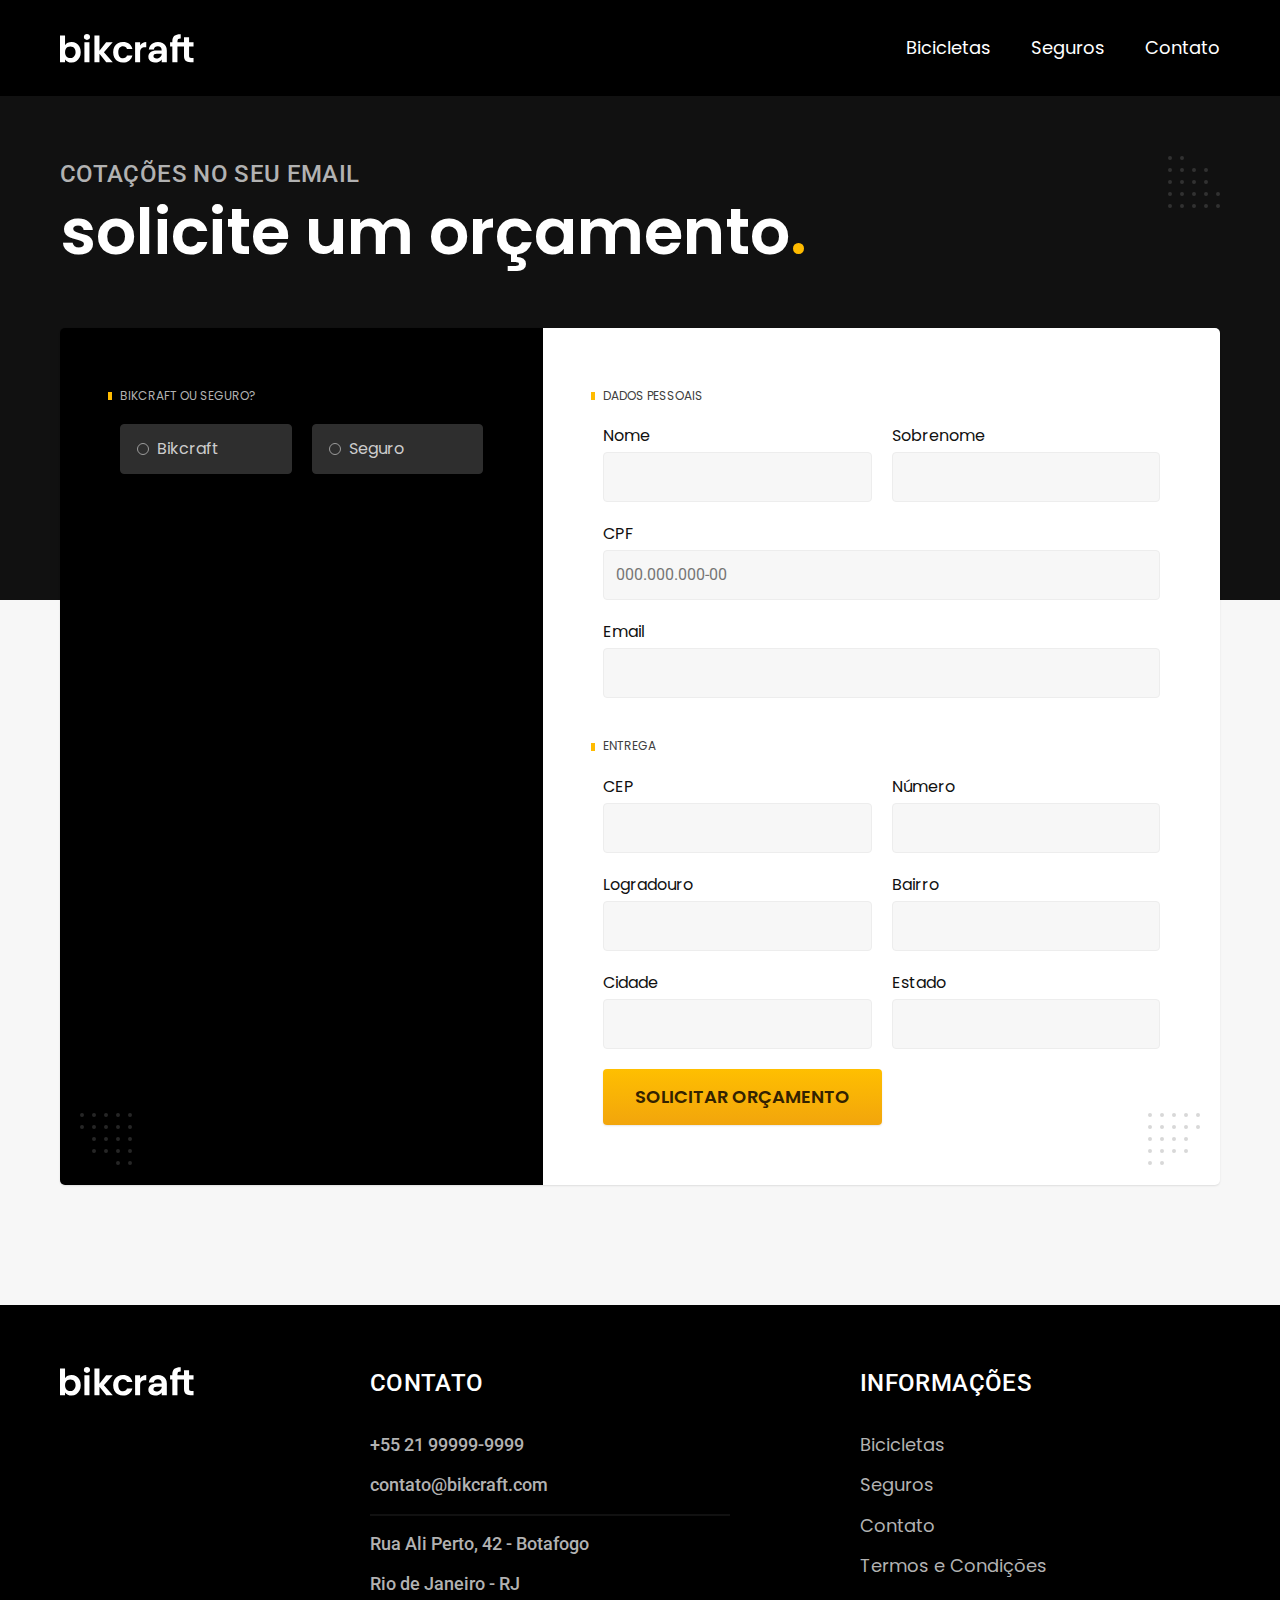
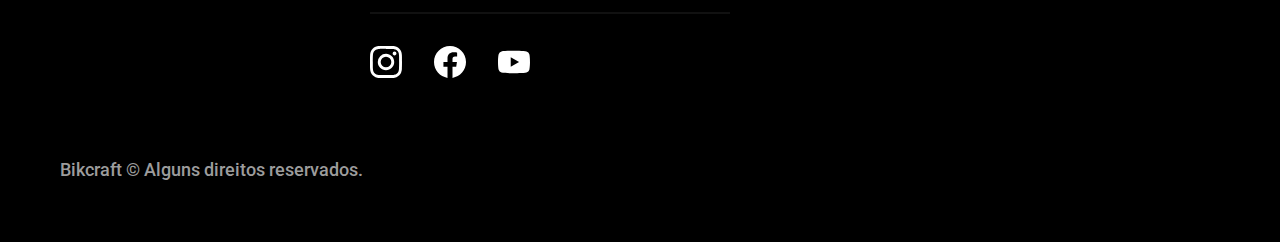
<file: orcamento.html>
<!DOCTYPE html>
<html lang="pt-br">

<head>
  <meta charset="UTF-8">
  <meta name="viewport" content="width=device-width, initial-scale=1.0">
  <link rel="preconnect" href="https://fonts.googleapis.com">
  <link rel="preconnect" href="https://fonts.gstatic.com" crossorigin>
  <link href="https://fonts.googleapis.com/css2?family=Merriweather:ital,wght@1,900&family=Poppins:wght@400;600&family=Roboto:wght@400;500&display=swap" rel="stylesheet">
  <title> Orçamentos | Bikcraft - Bicicletas Elétricas</title>
  <link rel="shortcut icon" href="./assets/icones/eletrica.svg" type="image/x-icon">
  <meta name="description" content="Orçamentos.">
  <link rel="preload" href="./css/style.min.css" as="style">
  <link rel="stylesheet" href="./css/style.min.css">
  <script>document.documentElement.classList.add("js")</script>
</head>

<body id="orcamento">
  <header class="header-bg">
    <div class="header container">
      <a href="./">
        <img src="./assets/bikcraft.svg" alt="Bikcraft">
      </a>

      <nav aria-label="primaria">
        <ul class="header-menu font-1-m cor-0">
          <li><a href="./bicicletas.html">Bicicletas</a></li>
          <li><a href="./seguros.html">Seguros</a></li>
          <li><a href="./contato.html">Contato</a></li>
        </ul>
      </nav>
    </div>
  </header>

  <main>
    <div class="titulo-bg">
      <div class="titulo container">
        <p class="font-2-l-b cor-5">COTAÇÕES NO SEU EMAIL</p>
        <h1 class="font-1-xxl cor-0">solicite um orçamento<span class="cor-p1">.</span></h1>
      </div>
    </div>

    <form class="orcamento container" action="">

      <div class="orcamento-produto">
        <h2 class="font-1-xs cor-5">Bikcraft ou Seguro?</h2>

        <input type="radio" name="tipo" value="bikcraft" id="bikcraft">
        <label for="bikcraft">Bikcraft</label>

        <input type="radio" name="tipo" value="seguro" id="seguro">
        <label for="seguro">Seguro</label>

        <div id="orcamento-bikcraft" class="orcamento-conteudo">
          <h2 class="font-1-xs cor-5">Escolha a sua</h2>

          <input type="radio" name="produto" value="nimbus" id="nimbus">
          <label for="nimbus">Nimbus Stark <span>RS 4999</span></label>
          <div class="orcamento-detalhes">
            <ul class="font-1-xs cor-8">
              <li><img src="./assets/icones/eletrica.svg" alt="">Motor Elétrico</li>
              <li><img src="./assets/icones/carbono.svg" alt="">Fibra de Carbono</li>
              <li><img src="./assets/icones/velocidade.svg" alt="">50 km/h</li>
              <li><img src="./assets/icones/rastreador.svg" alt="">Rastreador</li>
            </ul>
            <img src="./assets/bicicletas/nimbus.jpg" alt="Bicicleta Preta">
          </div>

          <input type="radio" name="produto" value="magic" id="magic">
          <label for="magic">Magic Might <span>RS 2499</span></label>
          <div class="orcamento-detalhes">
            <ul class="font-1-xs cor-8">
              <li><img src="./assets/icones/eletrica.svg" alt="">Motor Elétrico</li>
              <li><img src="./assets/icones/carbono.svg" alt="">Fibra de Carbono</li>
              <li><img src="./assets/icones/velocidade.svg" alt="">30 km/h</li>
              <li><img src="./assets/icones/rastreador.svg" alt="">Rastreador</li>
            </ul>
            <img src="./assets/bicicletas/magic.jpg" alt="Bicicleta Preta">
          </div>

          <input type="radio" name="produto" value="nebula" id="nebula">
          <label for="nebula">Nebula Cosmic <span>RS 3999</span></label>
          <div class="orcamento-detalhes">
            <ul class="font-1-xs cor-8">
              <li><img src="./assets/icones/eletrica.svg" alt="">Motor Elétrico</li>
              <li><img src="./assets/icones/carbono.svg" alt="">Fibra de Carbono</li>
              <li><img src="./assets/icones/velocidade.svg" alt="">40 km/h</li>
              <li><img src="./assets/icones/rastreador.svg" alt="">Rastreador</li>
            </ul>
            <img src="./assets/bicicletas/nebula.jpg" alt="Bicicleta Branca">
          </div>

        </div>


        <div id="orcamento-seguro" class="orcamento-conteudo">
          <h2 class="font-1-xs cor-5">Escolha o plano</h2>

          <input type="radio" name="seguro" value="prata" id="prata">
          <label for="prata">Prata <span>RS 199</span></label>

          <input type="radio" name="seguro" value="ouro" id="ouro">
          <label for="ouro">Ouro <span>RS 299</span></label>

        </div>
      </div>
      <div class="orcamento-dados form">
        <h2 class="font-1-xs cor-9 col-2">dados pessoais</h2>
        <div>
          <label for="nome">Nome</label>
          <input type="text" id="nome" name="nome">
        </div>
        <div>
          <label for="sobrenome">Sobrenome</label>
          <input type="text" id="sobrenome" name="sobrenome">
        </div>
        <div class="col-2">
          <label for="cpf">CPF</label>
          <input type="text" id="cpf" name="cpf" placeholder="000.000.000-00">
        </div>
        <div class="col-2">
          <label for="email">Email</label>
          <input type="email" id="email" name="email">
        </div>
        <h2 class="font-1-xs cor-9 col-2">entrega</h2>
        <div>
          <label for="cep">CEP</label>
          <input type="text" id="cep" name="cep">
        </div>
        <div>
          <label for="numero">Número</label>
          <input type="text" id="numero" name="numero">
        </div>
        <div>
          <label for="logradouro">Logradouro</label>
          <input type="text" id="logradouro" name="logradouro">
        </div>
        <div>
          <label for="bairro">Bairro</label>
          <input type="text" id="bairro" name="bairro">
        </div>
        <div>
          <label for="cidade">Cidade</label>
          <input type="text" id="cidade" name="cidade">
        </div>
        <div>
          <label for="estado">Estado</label>
          <input type="text" id="estado" name="estado">
        </div>
        <button class="botao col-2  ">Solicitar Orçamento</button>

      </div>
    </form>
  </main>

  <footer class="footer-bg">
    <div class="footer container">
      <img src="./assets/bikcraft.svg" alt="Bikcraft">
      <div class="footer-contato">
        <h3 class="font-2-l-b cor-0">Contato</h3>
        <ul class="cor-5 font-2-m">
          <li><a href="tel:+5521999999999">+55 21 99999-9999</a></li>
          <li><a href="mailto:contato@bikcraft.com">contato@bikcraft.com</a></li>
          <li>Rua Ali Perto, 42 - Botafogo</li>
          <li>Rio de Janeiro - RJ</li>
        </ul>
        <div class="footer-redes">
          <a href="./">
            <img src="./assets/redes/instagram.svg" alt="Instagram">
          </a>
          <a href="./">
            <img src="./assets/redes/facebook.svg" alt="Facebook">
          </a>
          <a href="./">
            <img src="./assets/redes/youtube.svg" alt="Youtube">
          </a>
        </div>
      </div>
      <div class="footer-informacoes">
        <h3 class="font-2-l-b cor-0">Informações</h3>
        <nav>
          <ul class="font-1-m cor-5">
            <li><a href="./bicicletas.html">Bicicletas</a></li>
            <li><a href="./seguros.html">Seguros</a></li>
            <li><a href="./contato.html">Contato</a></li>
            <li><a href="./termos.html">Termos e Condições</a></li>
          </ul>
        </nav>
      </div>
      <p class="footer-copy font-2-m cor-6">Bikcraft © Alguns direitos reservados.</p>
    </div>
  </footer>
  <script src="./js/script.js"></script>
</body>

</html>
</file>
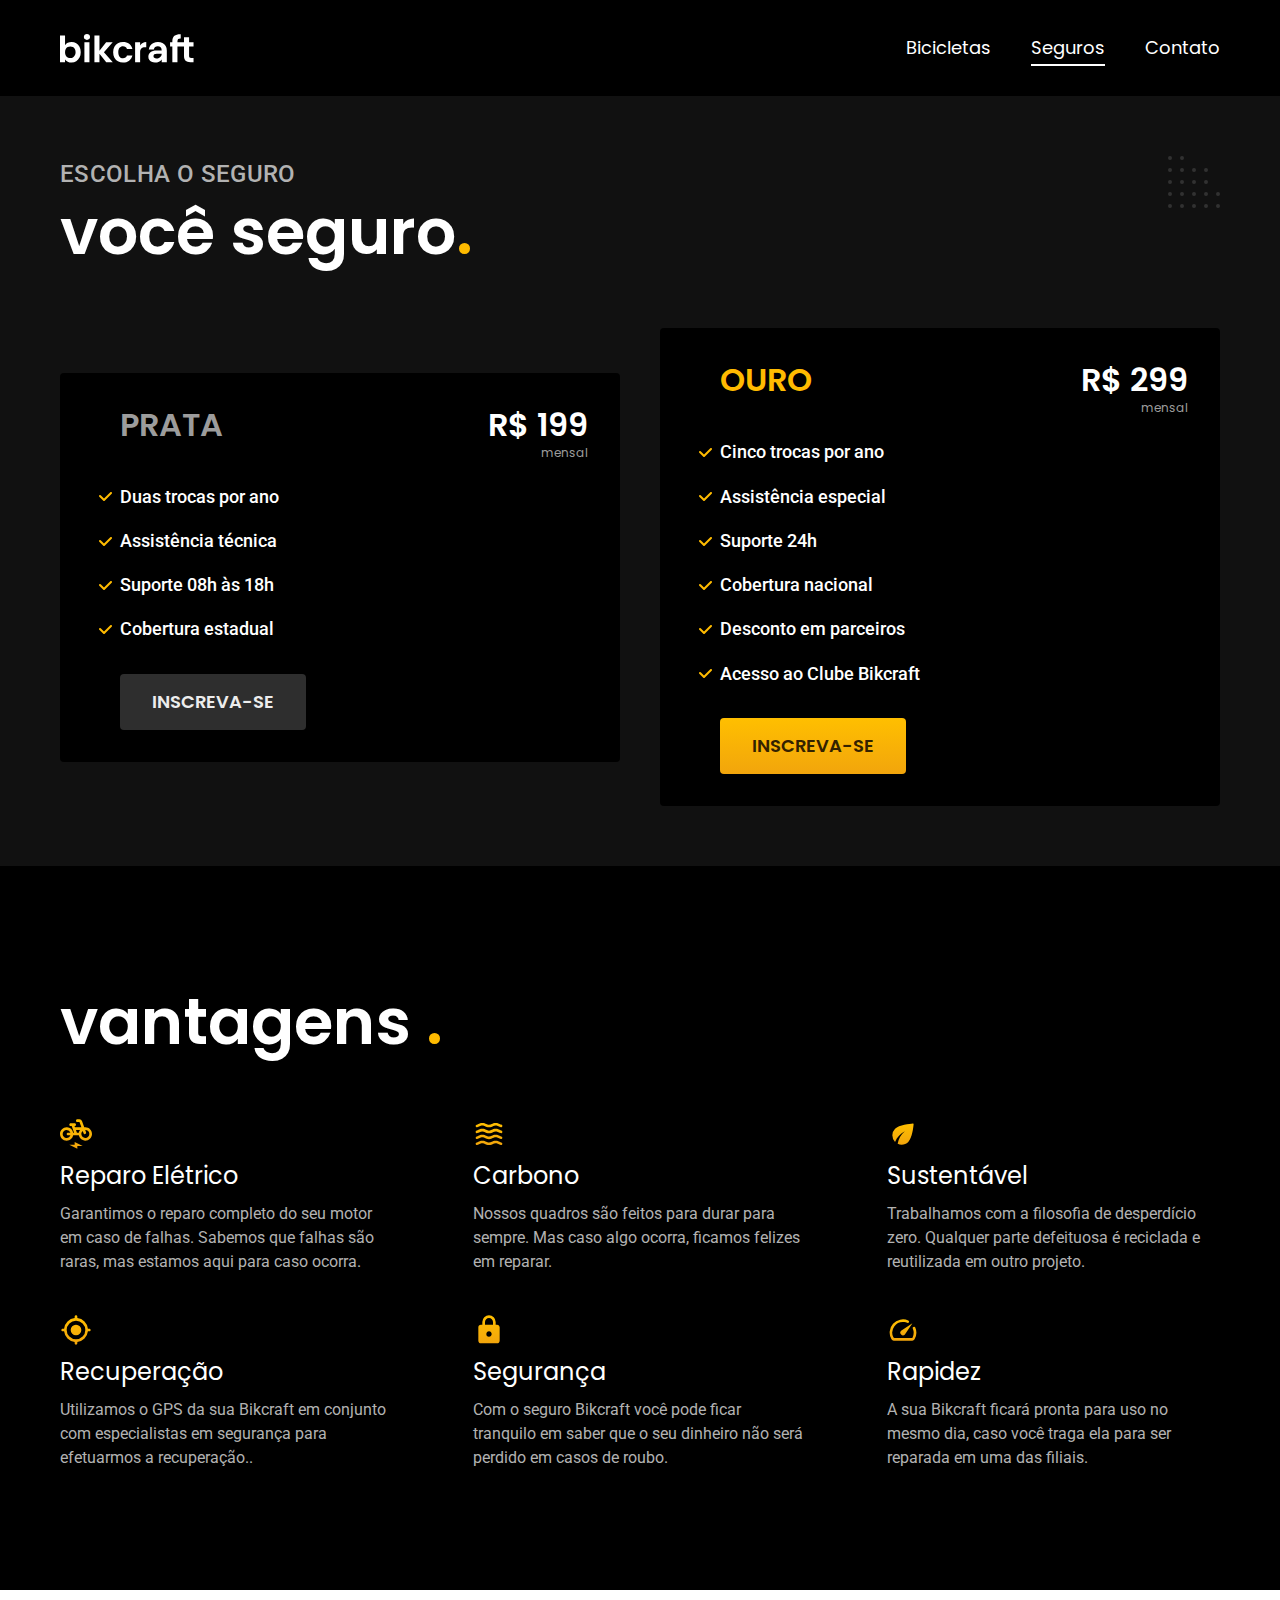
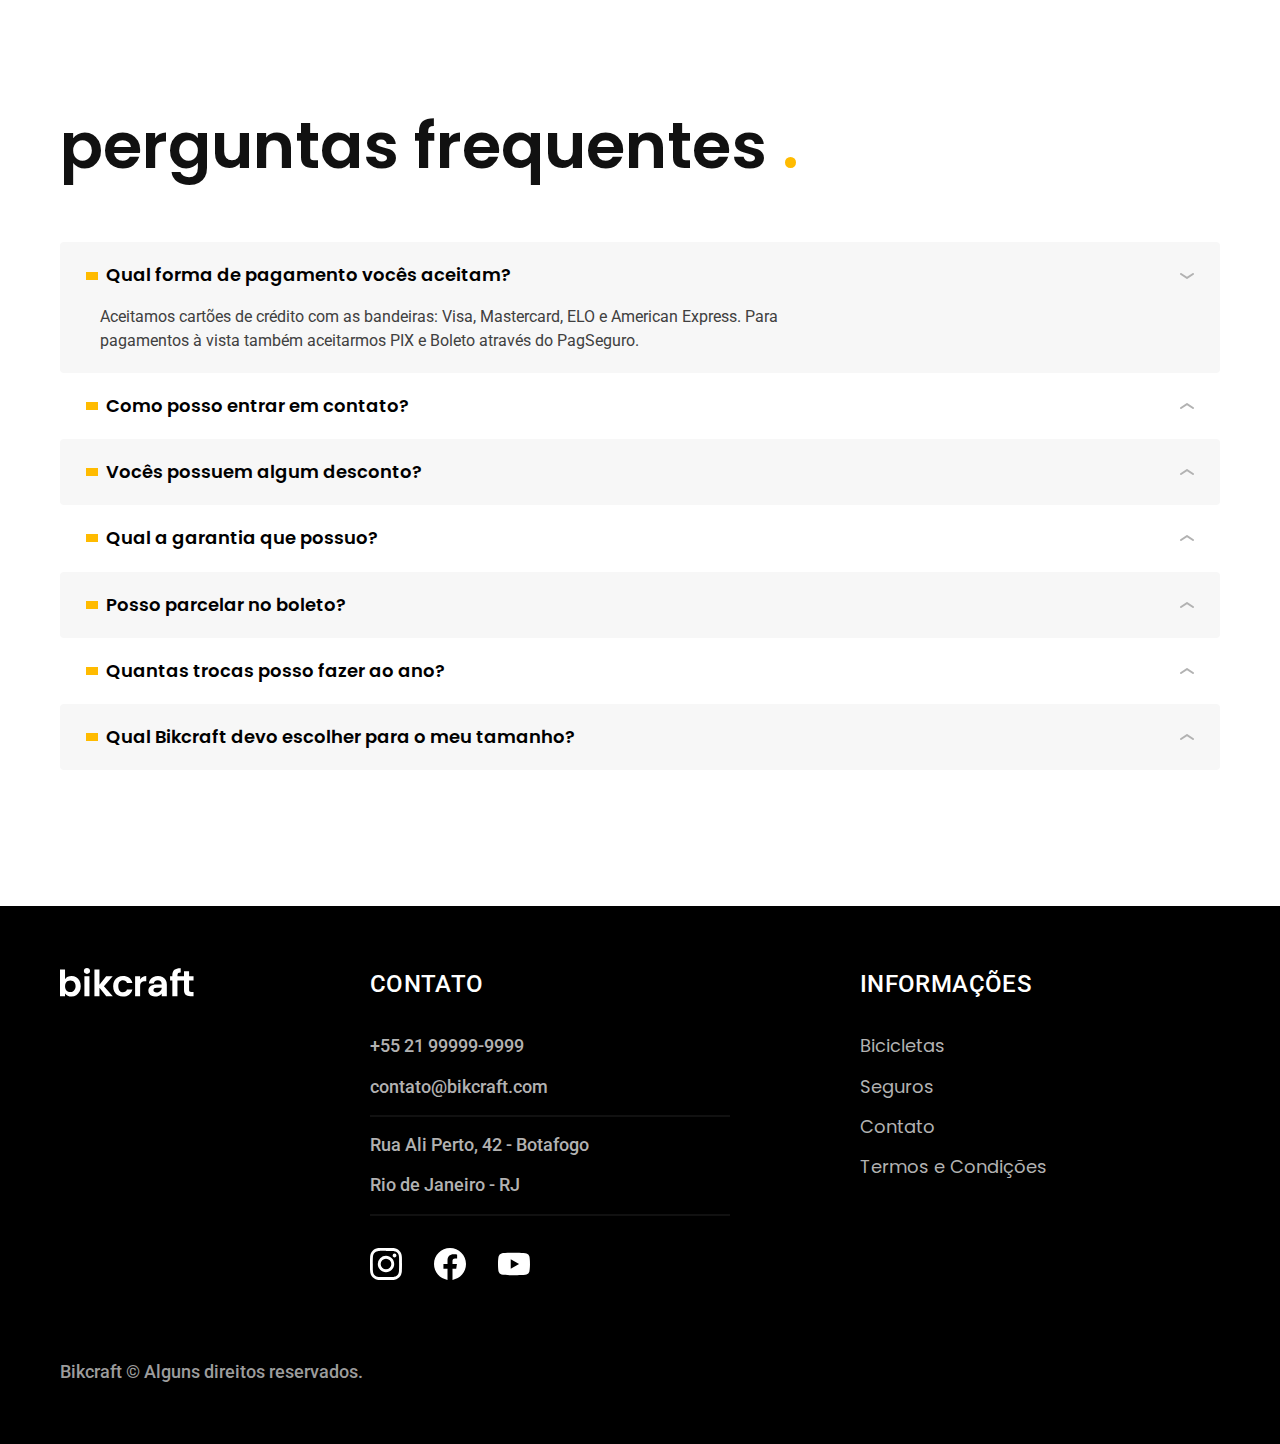
<file: seguros.html>
<!DOCTYPE html>
<html lang="pt-br">

<head>
  <meta charset="UTF-8">
  <meta name="viewport" content="width=device-width, initial-scale=1.0">
  <link rel="preconnect" href="https://fonts.googleapis.com">
  <link rel="preconnect" href="https://fonts.gstatic.com" crossorigin>
  <link href="https://fonts.googleapis.com/css2?family=Merriweather:ital,wght@1,900&family=Poppins:wght@400;600&family=Roboto:wght@400;500&display=swap" rel="stylesheet">
  <title> Seguros | Bikcraft - Bicicletas Elétricas</title>
  <link rel="shortcut icon" href="./assets/icones/eletrica.svg" type="image/x-icon">
  <meta name="description" content="Seguros Bikcraft.">
  <link rel="preload" href="./css/style.min.css" as="style">
  <link rel="stylesheet" href="./css/style.min.css">
  <script>document.documentElement.classList.add("js")</script>
</head>

<body id="seguros">
  <header class="header-bg">
    <div class="header container">
      <a href="./">
        <img src="./assets/bikcraft.svg" alt="Bikcraft">
      </a>

      <nav aria-label="primaria">
        <ul class="header-menu font-1-m cor-0">
          <li><a href="./bicicletas.html">Bicicletas</a></li>
          <li><a href="./seguros.html">Seguros</a></li>
          <li><a href="./contato.html">Contato</a></li>
        </ul>
      </nav>
    </div>
  </header>

  <main class="seguros-bg">
    <div class="titulo-bg">
      <div class="titulo container">
        <p class="font-2-l-b cor-5">escolha o seguro</p>
        <h1 class="font-1-xxl cor-0">você seguro<span class="cor-p1">.</span></h1>
      </div>
    </div>

    <div class="seguros container">

      <div class="seguros-item fadeInLeft" data-anime="200">
        <h3 class="font-1-xl cor-6">PRATA</h3>
        <span class="font-1-xl cor-0">R$ 199<span class="font-1-xs cor-6">mensal</span></span>
        <ul class="font-2-m cor-0">
          <li>Duas trocas por ano</li>
          <li>Assistência técnica</li>
          <li>Suporte 08h às 18h</li>
          <li>Cobertura estadual</li>
        </ul>
        <a href="./orcamento.html?tipo=seguro&produto=prata" class="botao secundario">Inscreva-se</a>
      </div>

      <div class="seguros-item fadeInRight" data-anime="400">
        <h3 class="font-1-xl cor-p1">OURO</h3>
        <span class="font-1-xl cor-0">R$ 299<span class="font-1-xs cor-6">mensal</span></span>
        <ul class="font-2-m cor-0">
          <li>Cinco trocas por ano</li>
          <li>Assistência especial</li>
          <li>Suporte 24h</li>
          <li>Cobertura nacional</li>
          <li>Desconto em parceiros</li>
          <li>Acesso ao Clube Bikcraft</li>
        </ul>
        <a href="./orcamento.html?tipo=seguro&produto=ouro" class="botao">Inscreva-se</a>
      </div>

    </div>
  </main>

  <article class="vantagens-bg">
    <div class="vantagens container">
      <h2 class="font-1-xxl cor-0">vantagens <span class="cor-p1 ">.</span></h2>
      <ul>
        <li><img src="./assets/icones/eletrica.svg" alt="">
          <h3 class="font-1-l cor-0">Reparo Elétrico</h3>
          <p class="font-2-s cor-5">Garantimos o reparo completo do seu motor em caso de falhas. Sabemos que falhas são raras, mas estamos aqui para caso ocorra.</p>
        </li>
        <li><img src="./assets/icones/carbono.svg" alt="">
          <h3 class="font-1-l cor-0">Carbono</h3>
          <p class="font-2-s cor-5">Nossos quadros são feitos para durar para sempre. Mas caso algo ocorra, ficamos felizes em reparar.</p>
        </li>
        <li><img src="./assets/icones/sustentavel.svg" alt="">
          <h3 class="font-1-l cor-0">Sustentável</h3>
          <p class="font-2-s cor-5">Trabalhamos com a filosofia de desperdício zero. Qualquer parte defeituosa é reciclada e reutilizada em outro projeto.</p>
        </li>
        <li><img src="./assets/icones/rastreador.svg" alt="">
          <h3 class="font-1-l cor-0">Recuperação</h3>
          <p class="font-2-s cor-5">Utilizamos o GPS da sua Bikcraft em conjunto com especialistas em segurança para efetuarmos a recuperação..</p>
        </li>
        <li><img src="./assets/icones/seguro.svg" alt="">
          <h3 class="font-1-l cor-0">Segurança</h3>
          <p class="font-2-s cor-5">Com o seguro Bikcraft você pode ficar tranquilo em saber que o seu dinheiro não será perdido em casos de roubo.</p>
        </li>
        <li><img src="./assets/icones/velocidade.svg" alt="">
          <h3 class="font-1-l cor-0">Rapidez</h3>
          <p class="font-2-s cor-5">A sua Bikcraft ficará pronta para uso no mesmo dia, caso você traga ela para ser reparada em uma das filiais.</p>
        </li>
      </ul>
    </div>
  </article>

  <article class="perguntas container">
    <h2 class="font-1-xxl">perguntas frequentes <span class=" cor-p1 ">.</span></h2>
    <dl>
      <div>
        <dt><button class="font-1-m-b" aria-controls="pergunta1" aria-expanded="true">Qual forma de pagamento vocês aceitam?</button></dt>
        <dd id="pergunta1" class="font-2-s cor-9 ativa">Aceitamos cartões de crédito com as bandeiras: Visa, Mastercard, ELO e American Express. Para pagamentos à vista também aceitarmos PIX e Boleto através do PagSeguro.</dd>
      </div>
      <div>
        <dt><button class="font-1-m-b" aria-controls="pergunta2" aria-expanded="false">Como posso entrar em contato?</button></dt>
        <dd id="pergunta2" class="font-2-s cor-9">Aceitamos cartões de crédito com as bandeiras: Visa, Mastercard, ELO e American Express. Para pagamentos à vista também aceitarmos PIX e Boleto através do PagSeguro.</dd>
      </div>
      <div>
        <dt><button class="font-1-m-b" aria-controls="pergunta3" aria-expanded="false">Vocês possuem algum desconto?</button></dt>
        <dd id="pergunta3" class="font-2-s cor-9">Aceitamos cartões de crédito com as bandeiras: Visa, Mastercard, ELO e American Express. Para pagamentos à vista também aceitarmos PIX e Boleto através do PagSeguro.</dd>
      </div>
      <div>
        <dt><button class="font-1-m-b" aria-controls="pergunta4" aria-expanded="false">Qual a garantia que possuo?</button></dt>
        <dd id="pergunta4" class="font-2-s cor-9">Aceitamos cartões de crédito com as bandeiras: Visa, Mastercard, ELO e American Express. Para pagamentos à vista também aceitarmos PIX e Boleto através do PagSeguro.</dd>
      </div>
      <div>
        <dt><button class="font-1-m-b" aria-controls="pergunta5" aria-expanded="false">Posso parcelar no boleto?</button></dt>
        <dd id="pergunta5" class="font-2-s cor-9">Aceitamos cartões de crédito com as bandeiras: Visa, Mastercard, ELO e American Express. Para pagamentos à vista também aceitarmos PIX e Boleto através do PagSeguro.</dd>
      </div>
      <div>
        <dt><button class="font-1-m-b" aria-controls="pergunta6" aria-expanded="false">Quantas trocas posso fazer ao ano?</button></dt>
        <dd id="pergunta6" class="font-2-s cor-9">Aceitamos cartões de crédito com as bandeiras: Visa, Mastercard, ELO e American Express. Para pagamentos à vista também aceitarmos PIX e Boleto através do PagSeguro.</dd>
      </div>
      <div>
        <dt><button class="font-1-m-b" aria-controls="pergunta7" aria-expanded="false">Qual Bikcraft devo escolher para o meu tamanho?</button></dt>
        <dd id="pergunta7" class="font-2-s cor-9">Aceitamos cartões de crédito com as bandeiras: Visa, Mastercard, ELO e American Express. Para pagamentos à vista também aceitarmos PIX e Boleto através do PagSeguro.</dd>
      </div>
    </dl>
  </article>

  <footer class=" footer-bg">
    <div class="footer container">
      <img src="./assets/bikcraft.svg" alt="Bikcraft">
      <div class="footer-contato">
        <h3 class="font-2-l-b cor-0">Contato</h3>
        <ul class="cor-5 font-2-m">
          <li><a href="tel:+5521999999999">+55 21 99999-9999</a></li>
          <li><a href="mailto:contato@bikcraft.com">contato@bikcraft.com</a></li>
          <li>Rua Ali Perto, 42 - Botafogo</li>
          <li>Rio de Janeiro - RJ</li>
        </ul>
        <div class="footer-redes">
          <a href="./">
            <img src="./assets/redes/instagram.svg" alt="Instagram">
          </a>
          <a href="./">
            <img src="./assets/redes/facebook.svg" alt="Facebook">
          </a>
          <a href="./">
            <img src="./assets/redes/youtube.svg" alt="Youtube">
          </a>
        </div>
      </div>
      <div class="footer-informacoes">
        <h3 class="font-2-l-b cor-0">Informações</h3>
        <nav>
          <ul class="font-1-m cor-5">
            <li><a href="./bicicletas.html">Bicicletas</a></li>
            <li><a href="./seguros.html">Seguros</a></li>
            <li><a href="./contato.html">Contato</a></li>
            <li><a href="./termos.html">Termos e Condições</a></li>
          </ul>
        </nav>
      </div>
      <p class="footer-copy font-2-m cor-6">Bikcraft © Alguns direitos reservados.</p>
    </div>
  </footer>
  <script src="./js/plugins/simple-anime.js"></script>
  <script src="./js/script.js"></script>
</body>

</html>
</file>
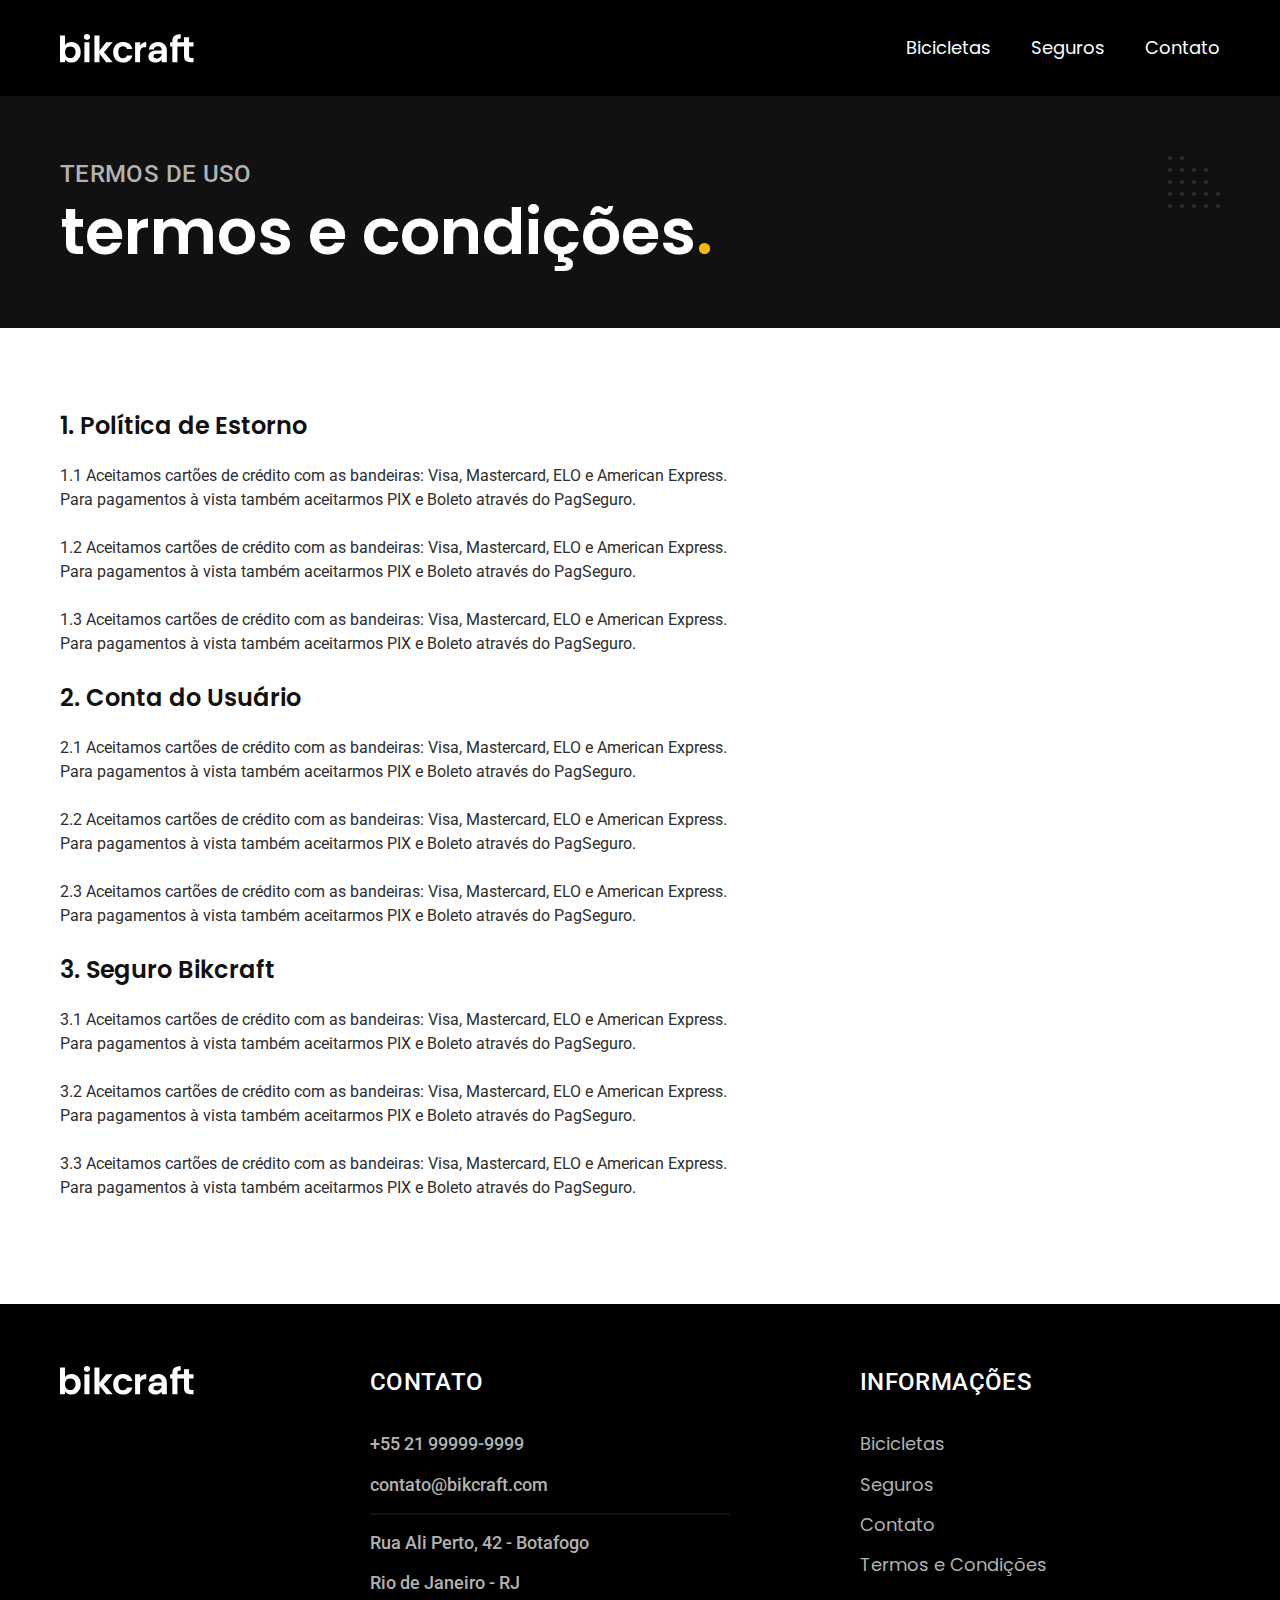
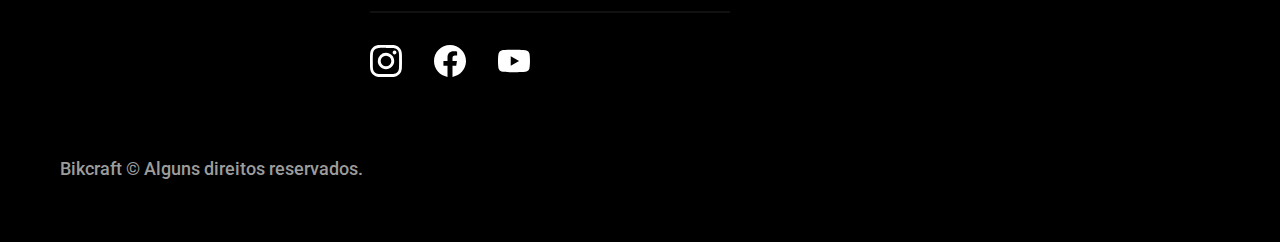
<file: termos.html>
<!DOCTYPE html>
<html lang="pt-br">

<head>
  <meta charset="UTF-8">
  <meta name="viewport" content="width=device-width, initial-scale=1.0">
  <link rel="preconnect" href="https://fonts.googleapis.com">
  <link rel="preconnect" href="https://fonts.gstatic.com" crossorigin>
  <link href="https://fonts.googleapis.com/css2?family=Merriweather:ital,wght@1,900&family=Poppins:wght@400;600&family=Roboto:wght@400;500&display=swap" rel="stylesheet">
  <title> Termos e Condições | Bikcraft - Bicicletas Elétricas</title>
  <link rel="shortcut icon" href="./assets/icones/eletrica.svg" type="image/x-icon">
  <meta name="description" content="Termos e Condições.">
  <link rel="preload" href="./css/style.min.css" as="style">
  <link rel="stylesheet" href="./css/style.min.css">
  <script>document.documentElement.classList.add("js")</script>
</head>

<body id="termos">
  <header class="header-bg">
    <div class="header container">
      <a href="./">
        <img src="./assets/bikcraft.svg" alt="Bikcraft">
      </a>

      <nav aria-label="primaria">
        <ul class="header-menu font-1-m cor-0">
          <li><a href="./bicicletas.html">Bicicletas</a></li>
          <li><a href="./seguros.html">Seguros</a></li>
          <li><a href="./contato.html">Contato</a></li>
        </ul>
      </nav>
    </div>
  </header>

  <main>
    <div class="titulo-bg">
      <div class="titulo container">
        <p class="font-2-l-b cor-5">Termos de uso</p>
        <h1 class="font-1-xxl cor-0">termos e condições<span class="cor-p1">.</span></h1>
      </div>
    </div>

    <div class="termos container font-2-s cor-10">
      <h2 class="font-1-l cor-11">1. Política de Estorno</h2>
      <p>1.1 Aceitamos cartões de crédito com as bandeiras: Visa, Mastercard, ELO e American Express. Para pagamentos à vista também aceitarmos PIX e Boleto através do PagSeguro.
      <p>1.2 Aceitamos cartões de crédito com as bandeiras: Visa, Mastercard, ELO e American Express. Para pagamentos à vista também aceitarmos PIX e Boleto através do PagSeguro.</p>
      <p>1.3 Aceitamos cartões de crédito com as bandeiras: Visa, Mastercard, ELO e American Express. Para pagamentos à vista também aceitarmos PIX e Boleto através do PagSeguro.</p>
      <h2 class="font-1-l cor-11">2. Conta do Usuário</h2>
      <p>2.1 Aceitamos cartões de crédito com as bandeiras: Visa, Mastercard, ELO e American Express. Para pagamentos à vista também aceitarmos PIX e Boleto através do PagSeguro.
      <p>2.2 Aceitamos cartões de crédito com as bandeiras: Visa, Mastercard, ELO e American Express. Para pagamentos à vista também aceitarmos PIX e Boleto através do PagSeguro.</p>
      <p>2.3 Aceitamos cartões de crédito com as bandeiras: Visa, Mastercard, ELO e American Express. Para pagamentos à vista também aceitarmos PIX e Boleto através do PagSeguro.</p>
      <h2 class="font-1-l cor-11">3. Seguro Bikcraft</h2>
      <p>3.1 Aceitamos cartões de crédito com as bandeiras: Visa, Mastercard, ELO e American Express. Para pagamentos à vista também aceitarmos PIX e Boleto através do PagSeguro.
      <p>3.2 Aceitamos cartões de crédito com as bandeiras: Visa, Mastercard, ELO e American Express. Para pagamentos à vista também aceitarmos PIX e Boleto através do PagSeguro.</p>
      <p>3.3 Aceitamos cartões de crédito com as bandeiras: Visa, Mastercard, ELO e American Express. Para pagamentos à vista também aceitarmos PIX e Boleto através do PagSeguro.</p>
    </div>
  </main>

  <footer class="footer-bg">
    <div class="footer container">
      <img src="./assets/bikcraft.svg" alt="Bikcraft">
      <div class="footer-contato">
        <h3 class="font-2-l-b cor-0">Contato</h3>
        <ul class="cor-5 font-2-m">
          <li><a href="tel:+5521999999999">+55 21 99999-9999</a></li>
          <li><a href="mailto:contato@bikcraft.com">contato@bikcraft.com</a></li>
          <li>Rua Ali Perto, 42 - Botafogo</li>
          <li>Rio de Janeiro - RJ</li>
        </ul>
        <div class="footer-redes">
          <a href="./">
            <img src="./assets/redes/instagram.svg" alt="Instagram">
          </a>
          <a href="./">
            <img src="./assets/redes/facebook.svg" alt="Facebook">
          </a>
          <a href="./">
            <img src="./assets/redes/youtube.svg" alt="Youtube">
          </a>
        </div>
      </div>
      <div class="footer-informacoes">
        <h3 class="font-2-l-b cor-0">Informações</h3>
        <nav>
          <ul class="font-1-m cor-5">
            <li><a href="./bicicletas.html">Bicicletas</a></li>
            <li><a href="./seguros.html">Seguros</a></li>
            <li><a href="./contato.html">Contato</a></li>
            <li><a href="./termos.html">Termos e Condições</a></li>
          </ul>
        </nav>
      </div>
      <p class="footer-copy font-2-m cor-6">Bikcraft © Alguns direitos reservados.</p>
    </div>
  </footer>
  <script src="./js/script.js"></script>
</body>

</html>
</file>
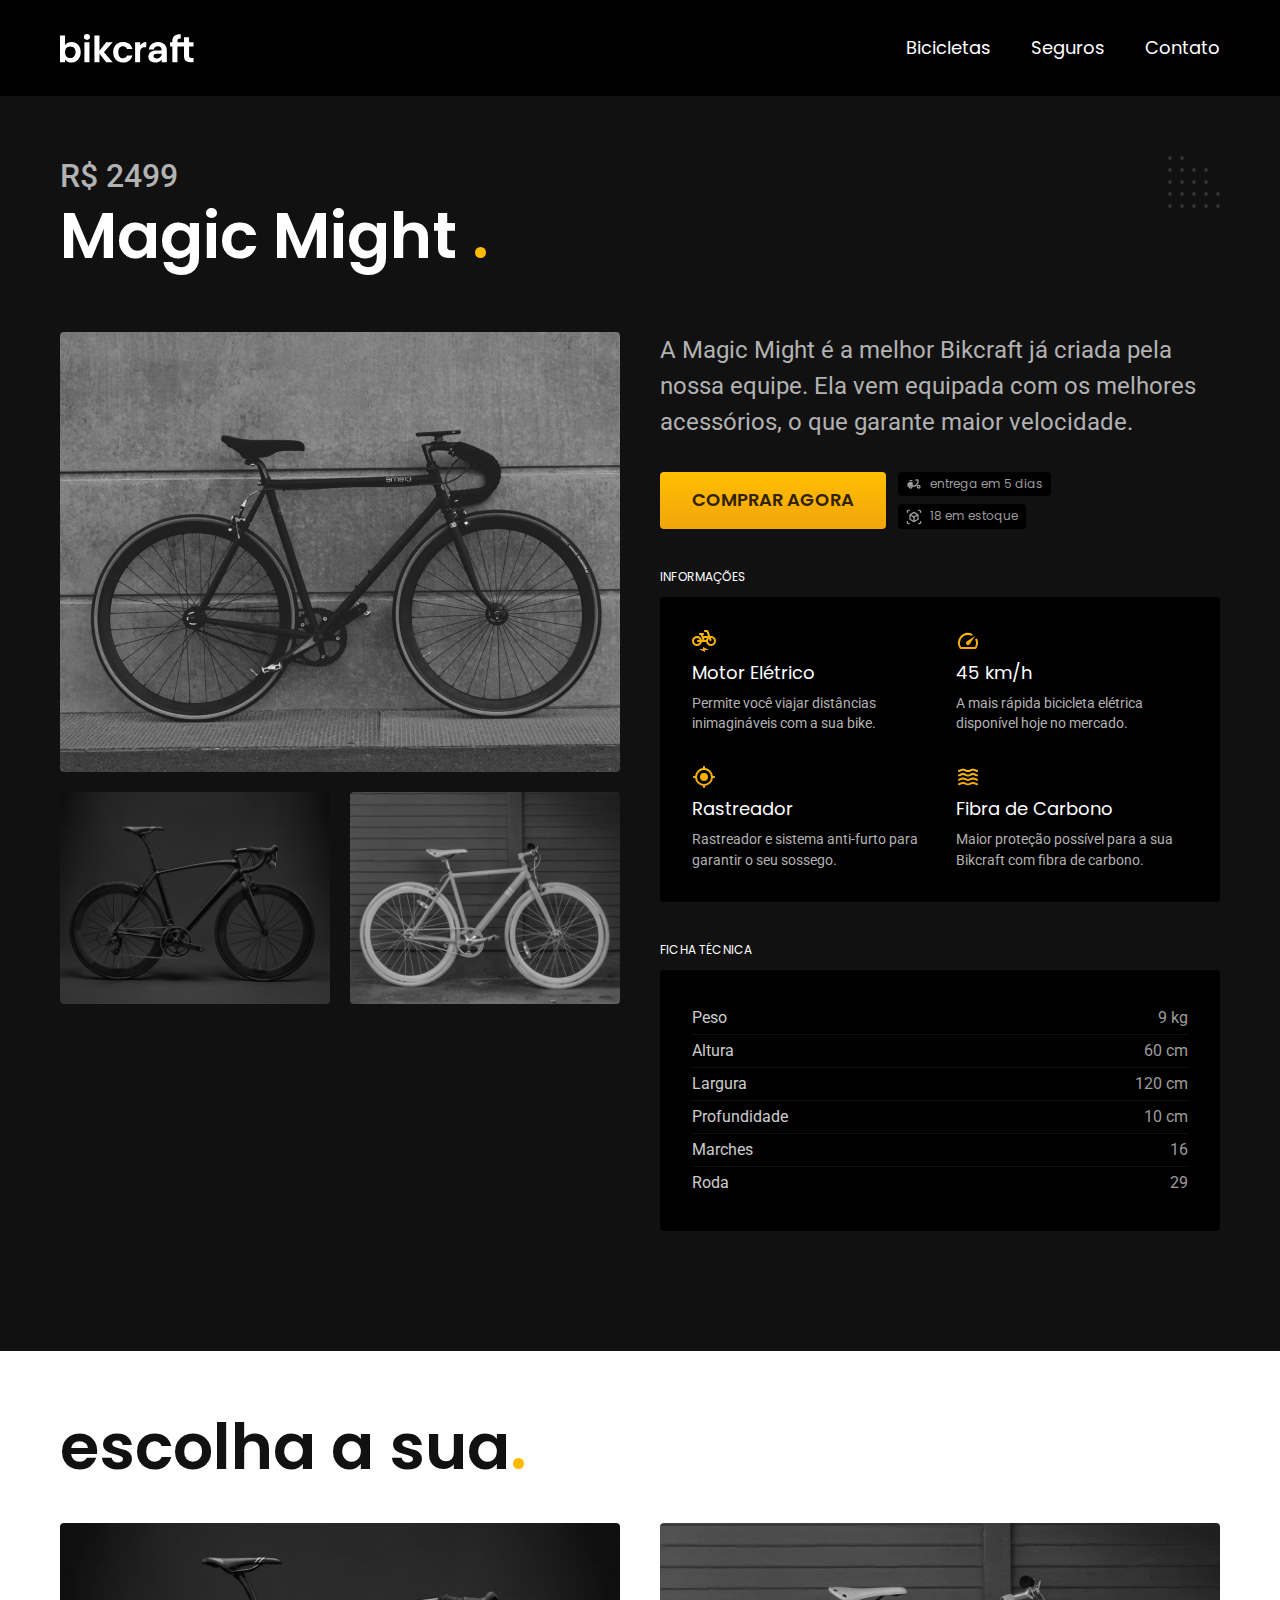
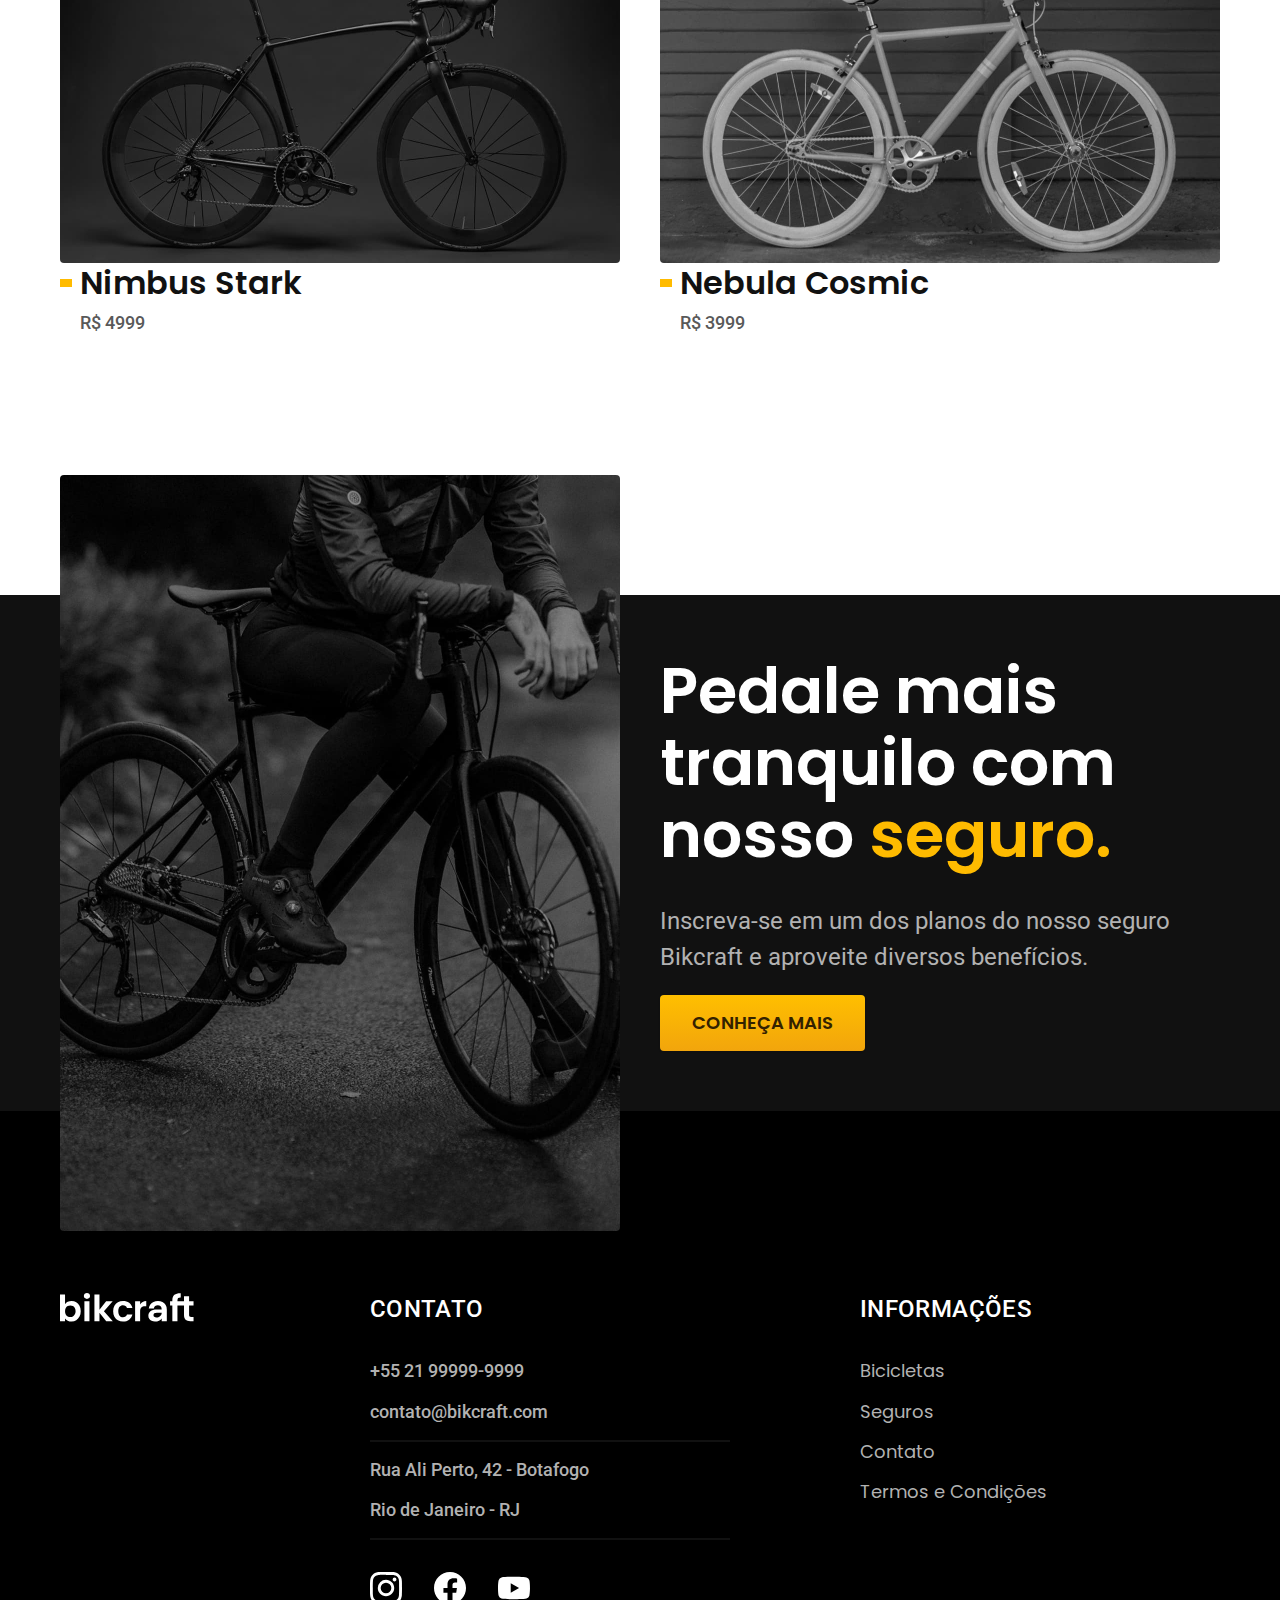
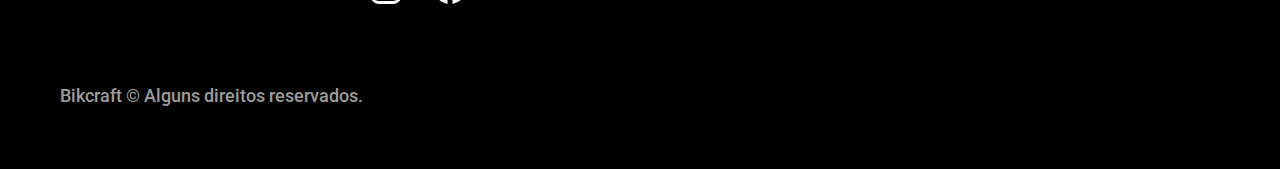
<file: bibicletas/magic.html>
<!DOCTYPE html>
<html lang="pt-br">

<head>
  <meta charset="UTF-8">
  <meta name="viewport" content="width=device-width, initial-scale=1.0">
  <link rel="preconnect" href="https://fonts.googleapis.com">
  <link rel="preconnect" href="https://fonts.gstatic.com" crossorigin>
  <link href="https://fonts.googleapis.com/css2?family=Merriweather:ital,wght@1,900&family=Poppins:wght@400;600&family=Roboto:wght@400;500&display=swap" rel="stylesheet">
  <title> Magic Might | Bikcraft - Bicicletas Elétricas</title>
  <meta name="description" content="Bicicleta Magic Might">
  <link rel="stylesheet" href="../css/style.css">
</head>

<body id="bicicleta">

  <header class="header-bg">
    <div class="header container">
      <a href="../">
        <img src="../assets/bikcraft.svg" alt="Bikcraft">
      </a>

      <nav aria-label="primaria">
        <ul class="header-menu font-1-m cor-0">
          <li><a href="../bicicletas.html">Bicicletas</a></li>
          <li><a href="../seguros.html">Seguros</a></li>
          <li><a href="../contato.html">Contato</a></li>
        </ul>
      </nav>
    </div>
  </header>

  <main class="titulo-bg">
    <div>
      <div class="titulo container">
        <p class="font-2-xl cor-5">R$ 2499</p>
        <h1 class="font-1-xxl cor-0">Magic Might <span class="cor-p1">.</span></h1>
      </div>
    </div>
    <div class="container bicicleta">
      <div class="bicicleta-imagens">
        <img src="../assets/bicicleta/nimbus2.jpg" alt="">
        <img src="../assets/bicicleta/nimbus1.jpg" alt="">
        <img src="../assets/bicicleta/nimbus3.jpg" alt="">
      </div>
      <div class="bicicleta-conteudo">
        <p class="font-2-l cor-5">A Magic Might é a melhor Bikcraft já criada pela nossa equipe. Ela vem equipada com os melhores acessórios, o que garante maior velocidade.</p>
        <div class="bicicleta-comprar">
          <a href="../orcamento.html" class="botao">Comprar Agora</a>
          <span class="font-1-xs cor-6"> <img src="../assets/icones/entrega.svg" alt="">entrega em 5 dias</span>
          <span class="font-1-xs cor-6"> <img src="../assets/icones/estoque.svg" alt="">18 em estoque</span>
        </div>
        <h2 class="font-1-xs cor-0">Informações</h2>
        <ul class="bicicleta-informacoes">
          <li>
            <img src="../assets/icones/eletrica.svg" alt="">
            <h3 class="font-1-m cor-0">Motor Elétrico</h3>
            <p class="font-2-xs cor-5">Permite você viajar distâncias inimagináveis com a sua bike.</p>
          </li>
          <li>
            <img src="../assets/icones/velocidade.svg" alt="">
            <h3 class="font-1-m cor-0">45 km/h</h3>
            <p class="font-2-xs cor-5">A mais rápida bicicleta elétrica disponível hoje no mercado.</p>
          </li>
          <li>
            <img src="../assets/icones/rastreador.svg" alt="">
            <h3 class="font-1-m cor-0">Rastreador</h3>
            <p class="font-2-xs cor-5">Rastreador e sistema anti-furto para garantir o seu sossego.</p>
          </li>
          <li>
            <img src="../assets/icones/carbono.svg" alt="">
            <h3 class="font-1-m cor-0">Fibra de Carbono</h3>
            <p class="font-2-xs cor-5">Maior proteção possível para a sua Bikcraft com fibra de carbono.</p>
          </li>
        </ul>
        <h2 class="font-1-xs cor-0">Ficha Técnica</h2>
        <ul class="bicicleta-ficha font-2-s cor-4">
          <li>Peso <span class="cor-6">9 kg</span></li>
          <li>Altura <span class="cor-6">60 cm</span></li>
          <li>Largura <span class="cor-6">120 cm</span></li>
          <li>Profundidade <span class="cor-6">10 cm</span></li>
          <li>Marches <span class="cor-6">16</span></li>
          <li>Roda <span class="cor-6">29</span></li>
        </ul>
      </div>
    </div>

  </main>

  <article class="bicicletas-lista container">
    <h2 class="font-1-xxl">escolha a sua<span class="cor-p1">.</span></h2>
    <ul>

      <li> <a href="./nimbus.html">
          <img src="../assets/bicicletas/nimbus.jpg" alt="Bicicleta preta Nimbus Stark">
          <h3 class="font-1-xl">Nimbus Stark</h3>
          <span class="font-2-m cor-8">R$ 4999</span>
        </a>
      </li>

      <li> <a href="./nebula.html">
          <img src="../assets/bicicletas/nebula.jpg" alt="Bicicleta branca Nebula Cosmic">
          <h3 class="font-1-xl">Nebula Cosmic</h3>
          <span class="font-2-m cor-8">R$ 3999</span>
        </a>
      </li>

    </ul>
  </article>

  <article class="seguro-bg">
    <div class="seguro container">
      <div class="seguro-imagem">
        <img src="../assets/fotos/seguros.jpg" alt="Pessoa parada em cima de uma bicicleta">
      </div>
      <div class="seguro-conteudo">
        <h2 class="font-1-xxl cor-0">Pedale mais tranquilo com nosso <span class="cor-p1">seguro.</span></h2>
        <p class="font-2-l cor-5">Inscreva-se em um dos planos do nosso seguro Bikcraft e aproveite diversos benefícios.</p>
        <a href="../seguros.html" class="botao">Conheça mais</a>
      </div>
    </div>
  </article>

  <footer class="footer-bg">
    <div class="footer container">
      <img src="../assets/bikcraft.svg" alt="Bikcraft">
      <div class="footer-contato">
        <h3 class="font-2-l-b cor-0">Contato</h3>
        <ul class="cor-5 font-2-m">
          <li><a href="tel:+5521999999999">+55 21 99999-9999</a></li>
          <li><a href="mailto:contato@bikcraft.com">contato@bikcraft.com</a></li>
          <li>Rua Ali Perto, 42 - Botafogo</li>
          <li>Rio de Janeiro - RJ</li>
        </ul>
        <div class="footer-redes">
          <a href="../">
            <img src="../assets/redes/instagram.svg" alt="Instagram">
          </a>
          <a href="../">
            <img src="../assets/redes/facebook.svg" alt="Facebook">
          </a>
          <a href="../">
            <img src="../assets/redes/youtube.svg" alt="Youtube">
          </a>
        </div>
      </div>
      <div class="footer-informacoes">
        <h3 class="font-2-l-b cor-0">Informações</h3>
        <nav>
          <ul class="font-1-m cor-5">
            <li><a href="../bicicletas.html">Bicicletas</a></li>
            <li><a href="../seguros.html">Seguros</a></li>
            <li><a href="../contato.html">Contato</a></li>
            <li><a href="../termos.html">Termos e Condições</a></li>
          </ul>
        </nav>
      </div>
      <p class="footer-copy font-2-m cor-6">Bikcraft © Alguns direitos reservados.</p>
    </div>
  </footer>

</body>

</html>
</file>
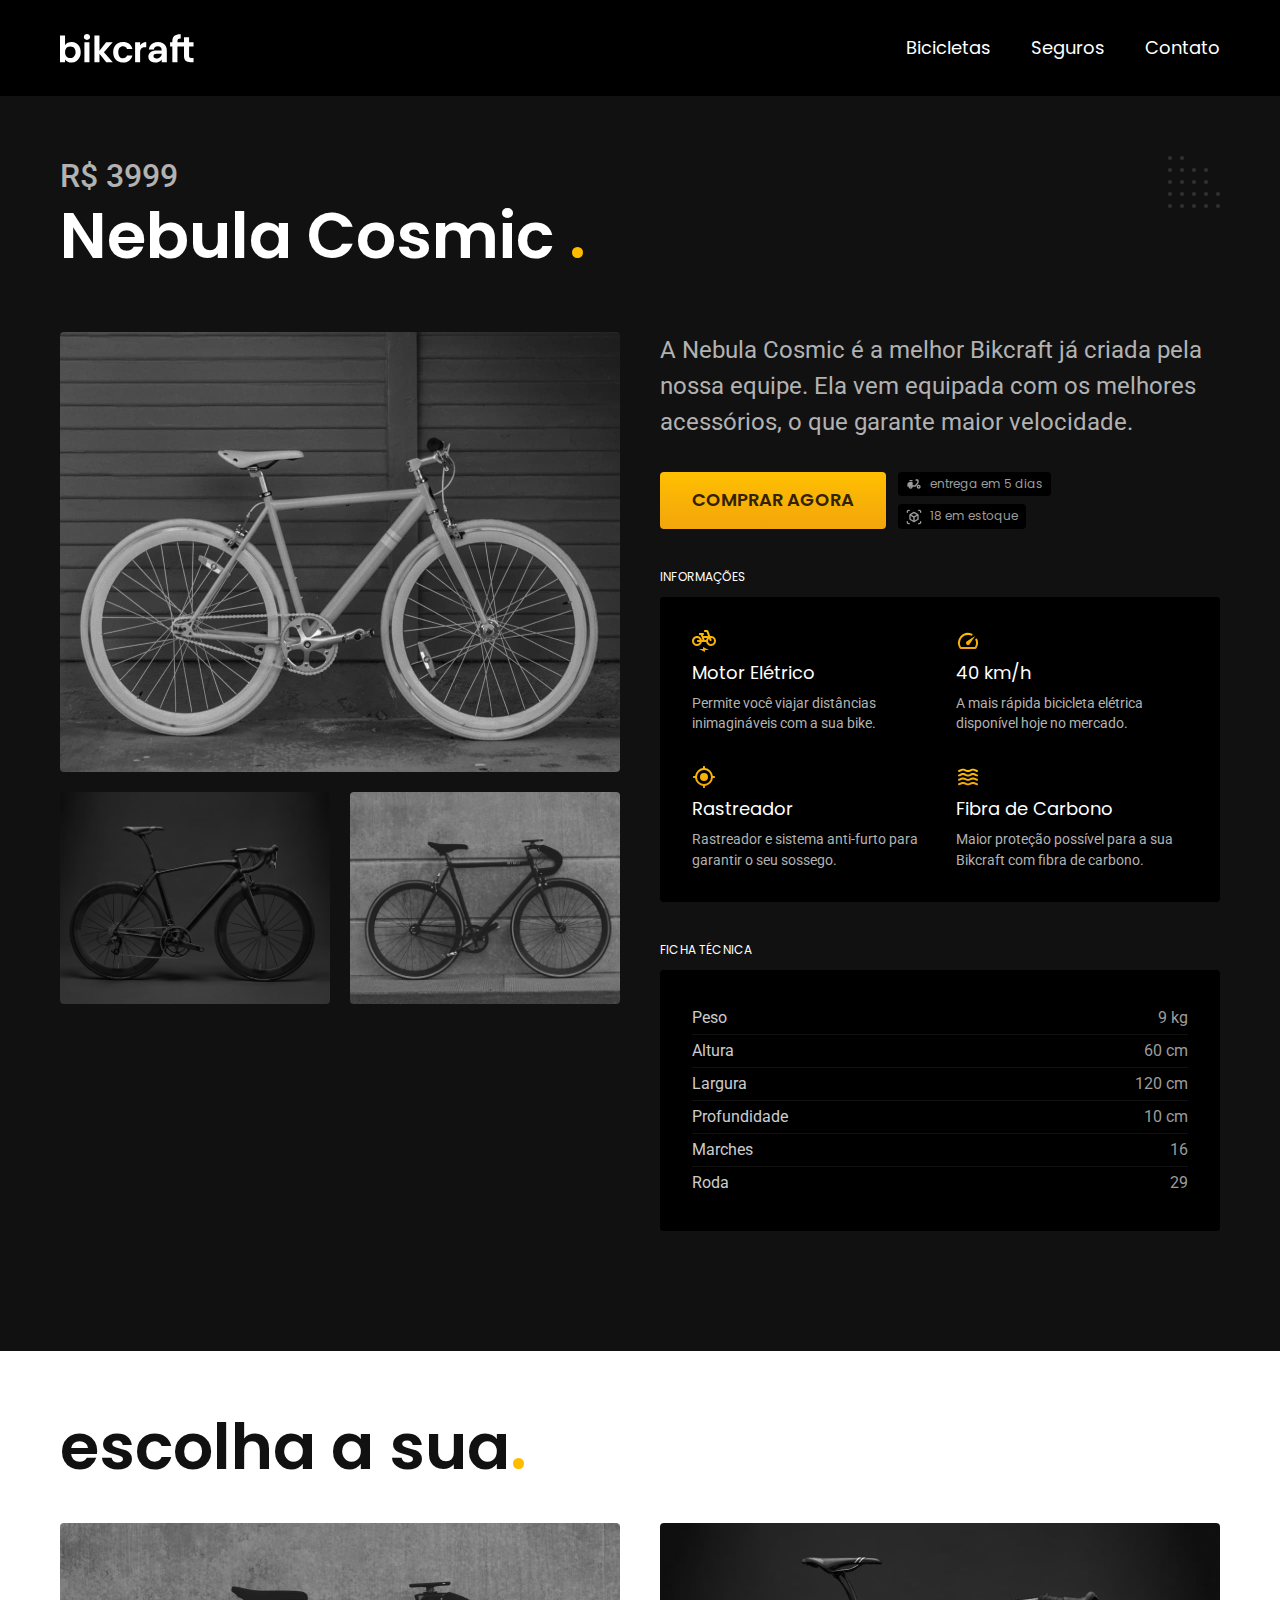
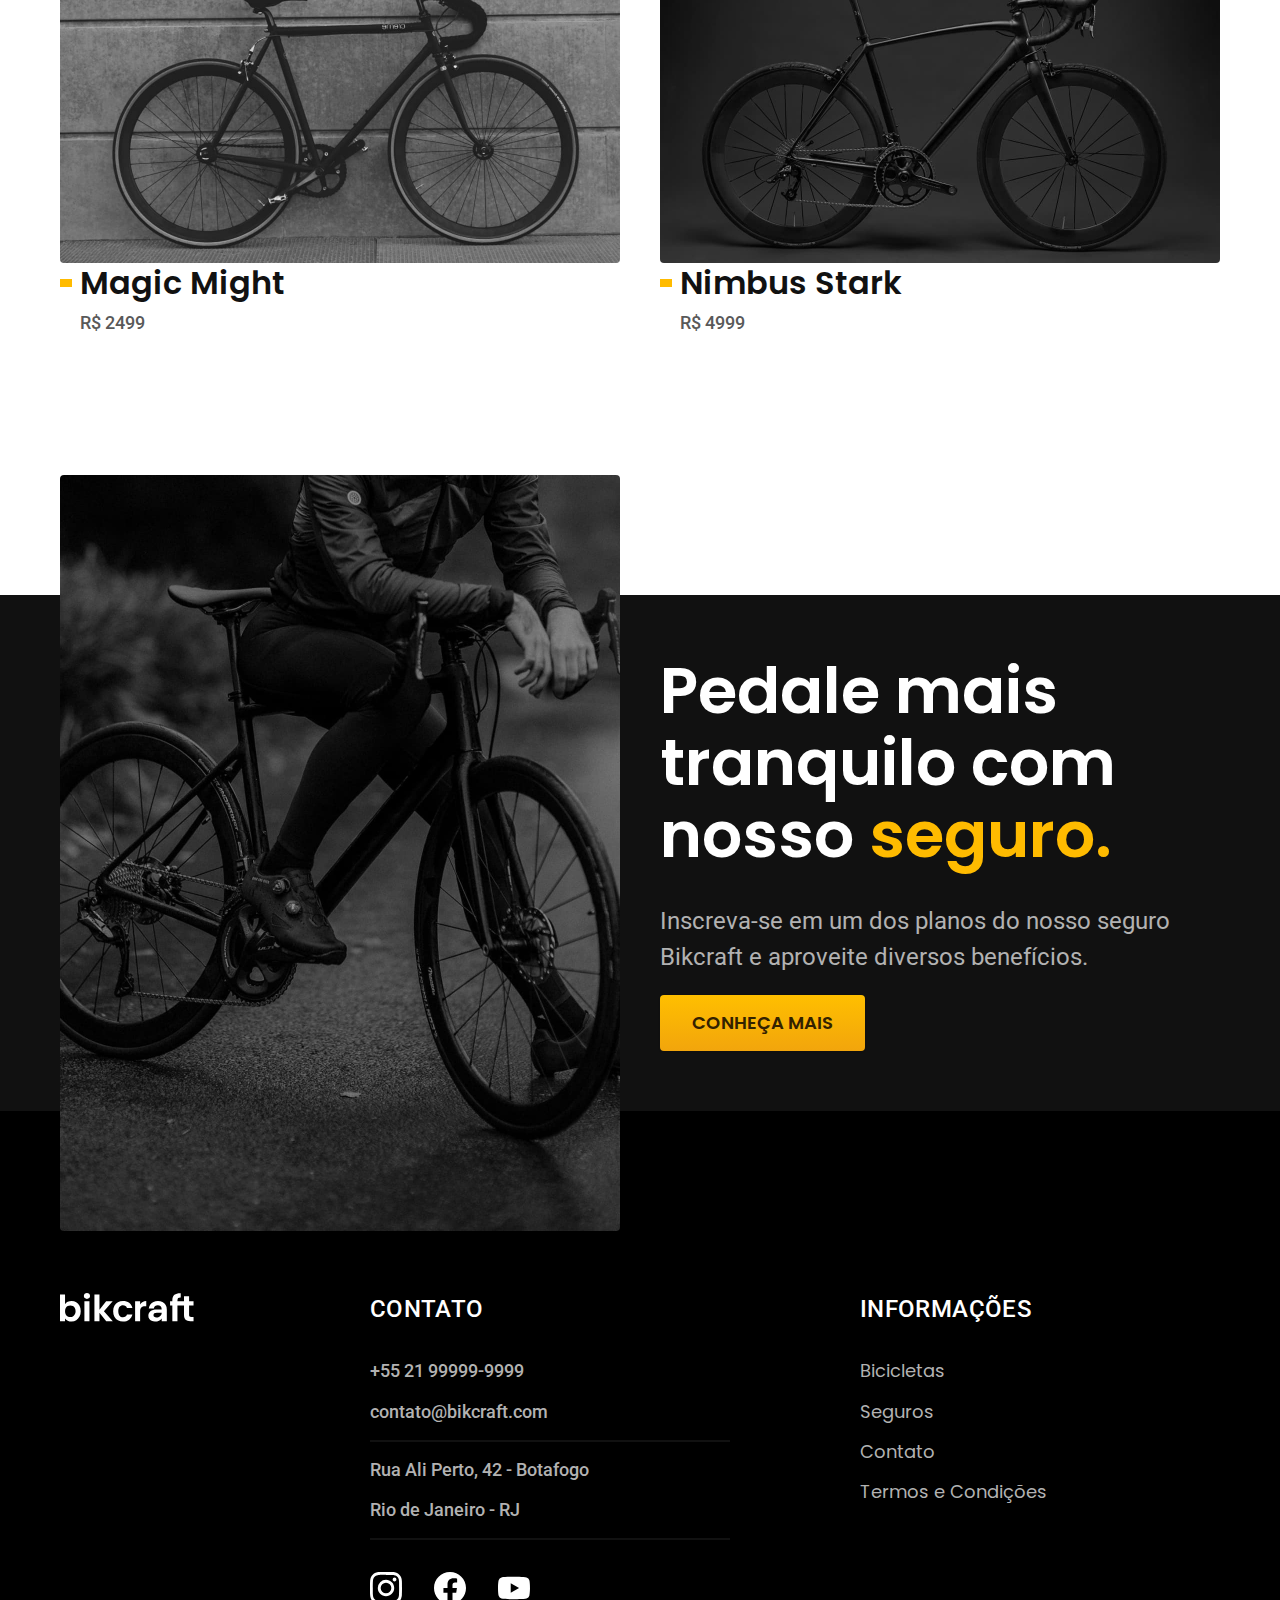
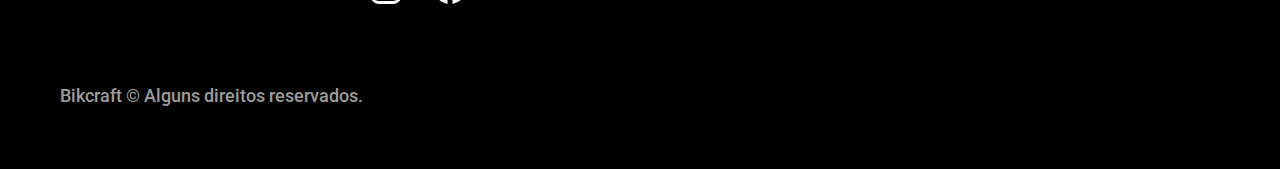
<file: bibicletas/nebula.html>
<!DOCTYPE html>
<html lang="pt-br">

<head>
  <meta charset="UTF-8">
  <meta name="viewport" content="width=device-width, initial-scale=1.0">
  <link rel="preconnect" href="https://fonts.googleapis.com">
  <link rel="preconnect" href="https://fonts.gstatic.com" crossorigin>
  <link href="https://fonts.googleapis.com/css2?family=Merriweather:ital,wght@1,900&family=Poppins:wght@400;600&family=Roboto:wght@400;500&display=swap" rel="stylesheet">
  <title> Nebula Cosmic | Bikcraft - Bicicletas Elétricas</title>
  <meta name="description" content="Bicicleta Nebula Cosmic">
  <link rel="stylesheet" href="../css/style.css">
</head>

<body id="bicicleta">

  <header class="header-bg">
    <div class="header container">
      <a href="../">
        <img src="../assets/bikcraft.svg" alt="Bikcraft">
      </a>

      <nav aria-label="primaria">
        <ul class="header-menu font-1-m cor-0">
          <li><a href="../bicicletas.html">Bicicletas</a></li>
          <li><a href="../seguros.html">Seguros</a></li>
          <li><a href="../contato.html">Contato</a></li>
        </ul>
      </nav>
    </div>
  </header>

  <main class="titulo-bg">
    <div>
      <div class="titulo container">
        <p class="font-2-xl cor-5">R$ 3999</p>
        <h1 class="font-1-xxl cor-0">Nebula Cosmic <span class="cor-p1">.</span></h1>
      </div>
    </div>
    <div class="container bicicleta">
      <div class="bicicleta-imagens">
        <img src="../assets/bicicleta/nimbus3.jpg" alt="">
        <img src="../assets/bicicleta/nimbus1.jpg" alt="">
        <img src="../assets/bicicleta/nimbus2.jpg" alt="">
      </div>
      <div class="bicicleta-conteudo">
        <p class="font-2-l cor-5">A Nebula Cosmic é a melhor Bikcraft já criada pela nossa equipe. Ela vem equipada com os melhores acessórios, o que garante maior velocidade.</p>
        <div class="bicicleta-comprar">
          <a href="../orcamento.html" class="botao">Comprar Agora</a>
          <span class="font-1-xs cor-6"> <img src="../assets/icones/entrega.svg" alt="">entrega em 5 dias</span>
          <span class="font-1-xs cor-6"> <img src="../assets/icones/estoque.svg" alt="">18 em estoque</span>
        </div>
        <h2 class="font-1-xs cor-0">Informações</h2>
        <ul class="bicicleta-informacoes">
          <li>
            <img src="../assets/icones/eletrica.svg" alt="">
            <h3 class="font-1-m cor-0">Motor Elétrico</h3>
            <p class="font-2-xs cor-5">Permite você viajar distâncias inimagináveis com a sua bike.</p>
          </li>
          <li>
            <img src="../assets/icones/velocidade.svg" alt="">
            <h3 class="font-1-m cor-0">40 km/h</h3>
            <p class="font-2-xs cor-5">A mais rápida bicicleta elétrica disponível hoje no mercado.</p>
          </li>
          <li>
            <img src="../assets/icones/rastreador.svg" alt="">
            <h3 class="font-1-m cor-0">Rastreador</h3>
            <p class="font-2-xs cor-5">Rastreador e sistema anti-furto para garantir o seu sossego.</p>
          </li>
          <li>
            <img src="../assets/icones/carbono.svg" alt="">
            <h3 class="font-1-m cor-0">Fibra de Carbono</h3>
            <p class="font-2-xs cor-5">Maior proteção possível para a sua Bikcraft com fibra de carbono.</p>
          </li>
        </ul>
        <h2 class="font-1-xs cor-0">Ficha Técnica</h2>
        <ul class="bicicleta-ficha font-2-s cor-4">
          <li>Peso <span class="cor-6">9 kg</span></li>
          <li>Altura <span class="cor-6">60 cm</span></li>
          <li>Largura <span class="cor-6">120 cm</span></li>
          <li>Profundidade <span class="cor-6">10 cm</span></li>
          <li>Marches <span class="cor-6">16</span></li>
          <li>Roda <span class="cor-6">29</span></li>
        </ul>
      </div>
    </div>

  </main>

  <article class="bicicletas-lista container">
    <h2 class="font-1-xxl">escolha a sua<span class="cor-p1">.</span></h2>
    <ul>

      <li> <a href="./magic.html">
          <img src="../assets/bicicletas/magic.jpg" alt="Bicicleta preta Magic Might">
          <h3 class="font-1-xl">Magic Might</h3>
          <span class="font-2-m cor-8">R$ 2499</span>
        </a>
      </li>

      <li> <a href="./nimbus.html">
          <img src="../assets/bicicletas/nimbus.jpg" alt="Bicicleta preta Nimbus Stark">
          <h3 class="font-1-xl">Nimbus Stark</h3>
          <span class="font-2-m cor-8">R$ 4999</span>
        </a>
      </li>

    </ul>
  </article>

  <article class="seguro-bg">
    <div class="seguro container">
      <div class="seguro-imagem">
        <img src="../assets/fotos/seguros.jpg" alt="Pessoa parada em cima de uma bicicleta">
      </div>
      <div class="seguro-conteudo">
        <h2 class="font-1-xxl cor-0">Pedale mais tranquilo com nosso <span class="cor-p1">seguro.</span></h2>
        <p class="font-2-l cor-5">Inscreva-se em um dos planos do nosso seguro Bikcraft e aproveite diversos benefícios.</p>
        <a href="../seguros.html" class="botao">Conheça mais</a>
      </div>
    </div>
  </article>

  <footer class="footer-bg">
    <div class="footer container">
      <img src="../assets/bikcraft.svg" alt="Bikcraft">
      <div class="footer-contato">
        <h3 class="font-2-l-b cor-0">Contato</h3>
        <ul class="cor-5 font-2-m">
          <li><a href="tel:+5521999999999">+55 21 99999-9999</a></li>
          <li><a href="mailto:contato@bikcraft.com">contato@bikcraft.com</a></li>
          <li>Rua Ali Perto, 42 - Botafogo</li>
          <li>Rio de Janeiro - RJ</li>
        </ul>
        <div class="footer-redes">
          <a href="../">
            <img src="../assets/redes/instagram.svg" alt="Instagram">
          </a>
          <a href="../">
            <img src="../assets/redes/facebook.svg" alt="Facebook">
          </a>
          <a href="../">
            <img src="../assets/redes/youtube.svg" alt="Youtube">
          </a>
        </div>
      </div>
      <div class="footer-informacoes">
        <h3 class="font-2-l-b cor-0">Informações</h3>
        <nav>
          <ul class="font-1-m cor-5">
            <li><a href="../bicicletas.html">Bicicletas</a></li>
            <li><a href="../seguros.html">Seguros</a></li>
            <li><a href="../contato.html">Contato</a></li>
            <li><a href="../termos.html">Termos e Condições</a></li>
          </ul>
        </nav>
      </div>
      <p class="footer-copy font-2-m cor-6">Bikcraft © Alguns direitos reservados.</p>
    </div>
  </footer>

</body>

</html>
</file>
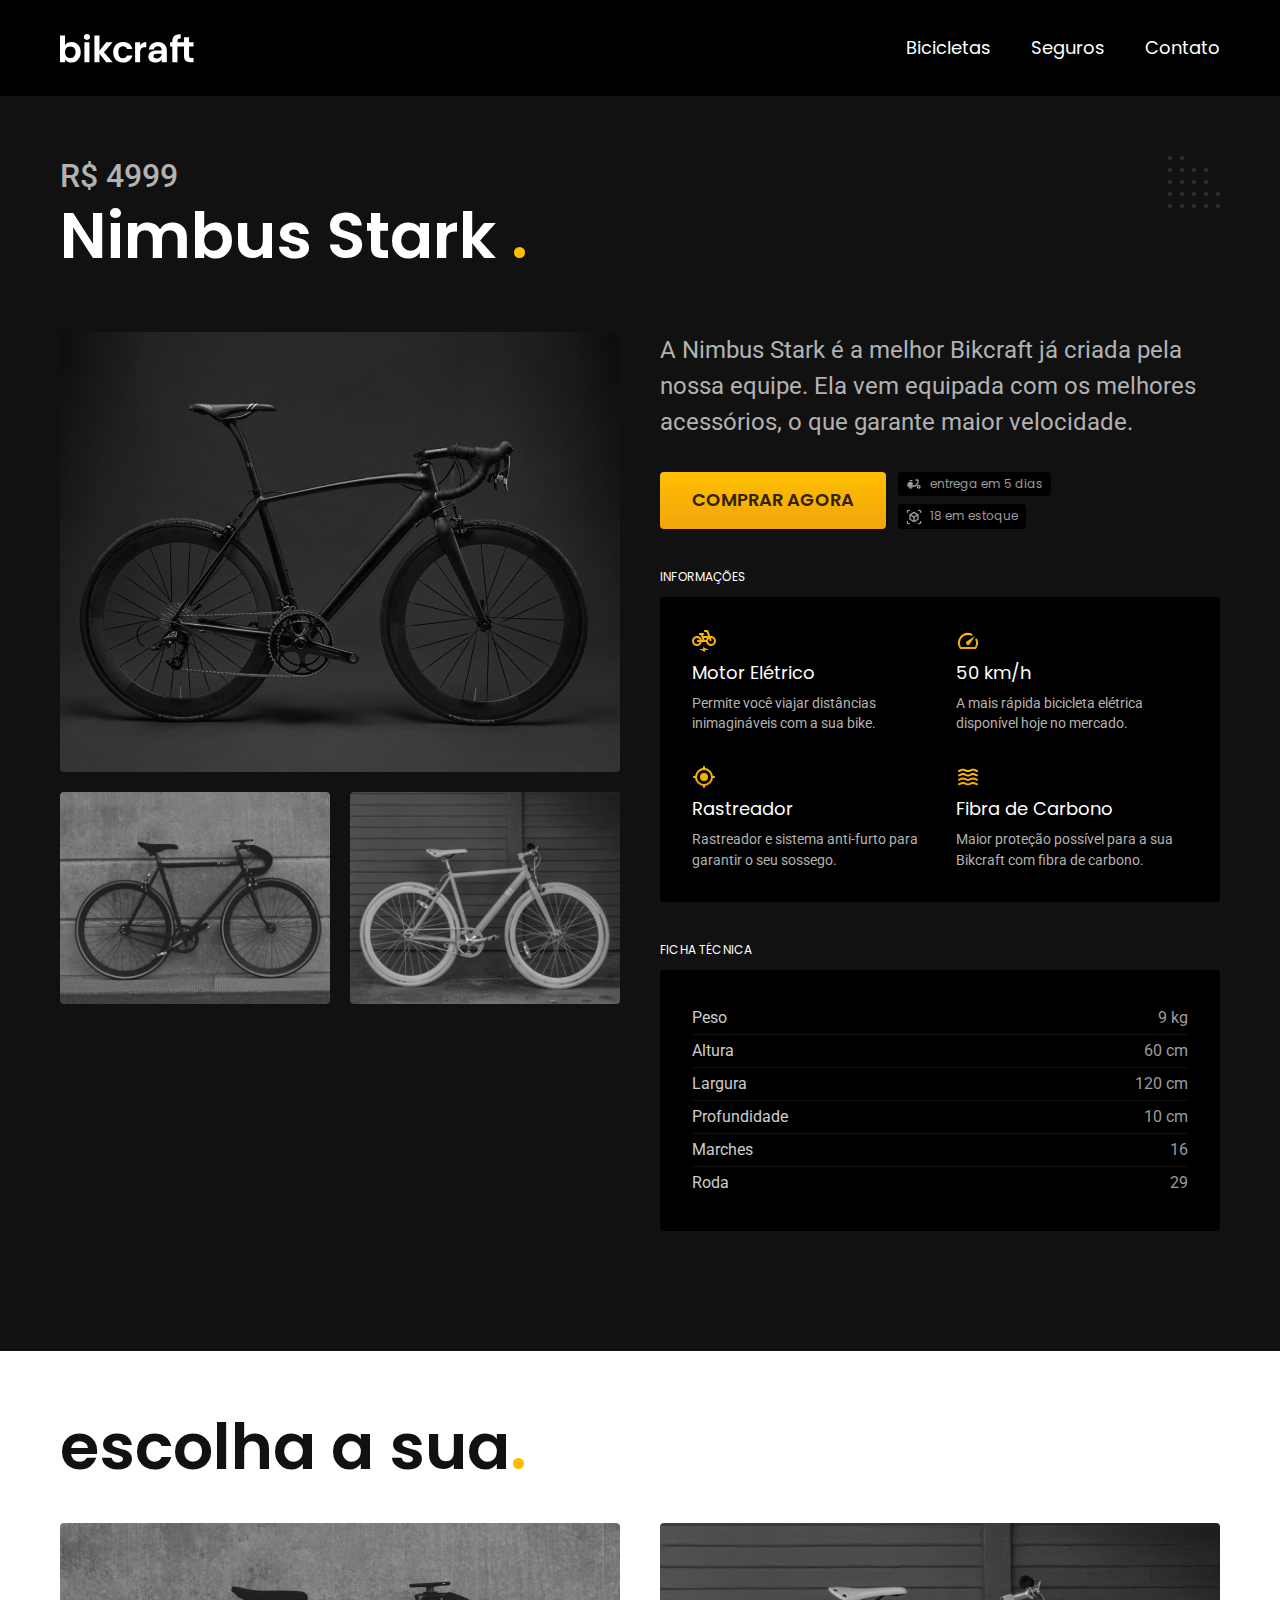
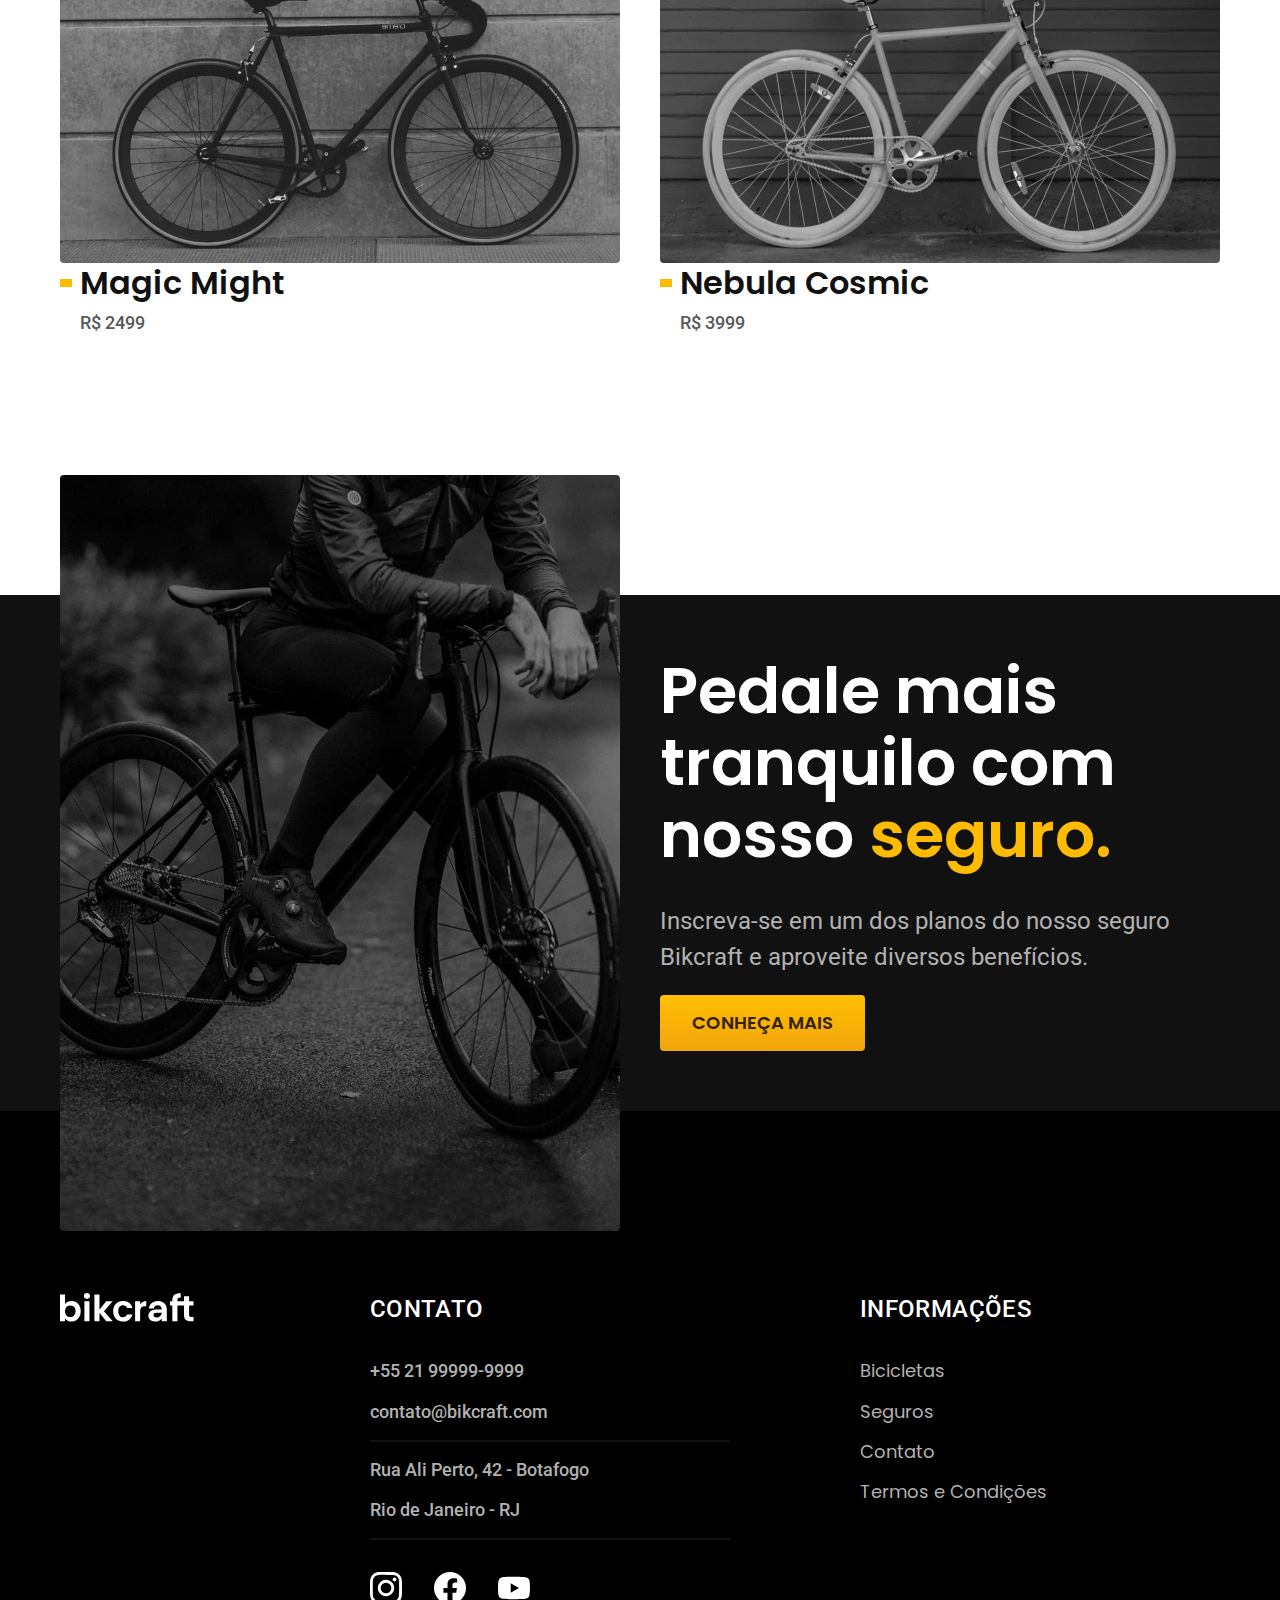
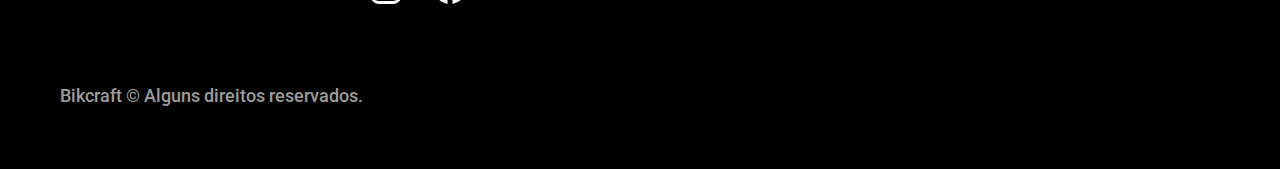
<file: bibicletas/nimbus.html>
<!DOCTYPE html>
<html lang="pt-br">

<head>
  <meta charset="UTF-8">
  <meta name="viewport" content="width=device-width, initial-scale=1.0">
  <link rel="preconnect" href="https://fonts.googleapis.com">
  <link rel="preconnect" href="https://fonts.gstatic.com" crossorigin>
  <link href="https://fonts.googleapis.com/css2?family=Merriweather:ital,wght@1,900&family=Poppins:wght@400;600&family=Roboto:wght@400;500&display=swap" rel="stylesheet">
  <title> Nimbus Stark | Bikcraft - Bicicletas Elétricas</title>
  <meta name="description" content="Bicicleta Nimbus Stark">
  <link rel="stylesheet" href="../css/style.css">
</head>

<body id="bicicleta">

  <header class="header-bg">
    <div class="header container">
      <a href="../">
        <img src="../assets/bikcraft.svg" alt="Bikcraft">
      </a>

      <nav aria-label="primaria">
        <ul class="header-menu font-1-m cor-0">
          <li><a href="../bicicletas.html">Bicicletas</a></li>
          <li><a href="../seguros.html">Seguros</a></li>
          <li><a href="../contato.html">Contato</a></li>
        </ul>
      </nav>
    </div>
  </header>

  <main class="titulo-bg">
    <div>
      <div class="titulo container">
        <p class="font-2-xl cor-5">R$ 4999</p>
        <h1 class="font-1-xxl cor-0">Nimbus Stark <span class="cor-p1">.</span></h1>
      </div>
    </div>
    <div class="container bicicleta">
      <div class="bicicleta-imagens">
        <img src="../assets/bicicleta/nimbus1.jpg" alt="">
        <img src="../assets/bicicleta/nimbus2.jpg" alt="">
        <img src="../assets/bicicleta/nimbus3.jpg" alt="">
      </div>
      <div class="bicicleta-conteudo">
        <p class="font-2-l cor-5">A Nimbus Stark é a melhor Bikcraft já criada pela nossa equipe. Ela vem equipada com os melhores acessórios, o que garante maior velocidade.</p>
        <div class="bicicleta-comprar">
          <a href="../orcamento.html" class="botao">Comprar Agora</a>
          <span class="font-1-xs cor-6"> <img src="../assets/icones/entrega.svg" alt="">entrega em 5 dias</span>
          <span class="font-1-xs cor-6"> <img src="../assets/icones/estoque.svg" alt="">18 em estoque</span>
        </div>
        <h2 class="font-1-xs cor-0">Informações</h2>
        <ul class="bicicleta-informacoes">
          <li>
            <img src="../assets/icones/eletrica.svg" alt="">
            <h3 class="font-1-m cor-0">Motor Elétrico</h3>
            <p class="font-2-xs cor-5">Permite você viajar distâncias inimagináveis com a sua bike.</p>
          </li>
          <li>
            <img src="../assets/icones/velocidade.svg" alt="">
            <h3 class="font-1-m cor-0">50 km/h</h3>
            <p class="font-2-xs cor-5">A mais rápida bicicleta elétrica disponível hoje no mercado.</p>
          </li>
          <li>
            <img src="../assets/icones/rastreador.svg" alt="">
            <h3 class="font-1-m cor-0">Rastreador</h3>
            <p class="font-2-xs cor-5">Rastreador e sistema anti-furto para garantir o seu sossego.</p>
          </li>
          <li>
            <img src="../assets/icones/carbono.svg" alt="">
            <h3 class="font-1-m cor-0">Fibra de Carbono</h3>
            <p class="font-2-xs cor-5">Maior proteção possível para a sua Bikcraft com fibra de carbono.</p>
          </li>
        </ul>
        <h2 class="font-1-xs cor-0">Ficha Técnica</h2>
        <ul class="bicicleta-ficha font-2-s cor-4">
          <li>Peso <span class="cor-6">9 kg</span></li>
          <li>Altura <span class="cor-6">60 cm</span></li>
          <li>Largura <span class="cor-6">120 cm</span></li>
          <li>Profundidade <span class="cor-6">10 cm</span></li>
          <li>Marches <span class="cor-6">16</span></li>
          <li>Roda <span class="cor-6">29</span></li>
        </ul>
      </div>
    </div>

  </main>

  <article class="bicicletas-lista container">
    <h2 class="font-1-xxl">escolha a sua<span class="cor-p1">.</span></h2>
    <ul>

      <li> <a href="./magic.html">
          <img src="../assets/bicicletas/magic.jpg" alt="Bicicleta preta Magic Might">
          <h3 class="font-1-xl">Magic Might</h3>
          <span class="font-2-m cor-8">R$ 2499</span>
        </a>
      </li>

      <li> <a href="./nebula.html">
          <img src="../assets/bicicletas/nebula.jpg" alt="Bicicleta branca Nebula Cosmic">
          <h3 class="font-1-xl">Nebula Cosmic</h3>
          <span class="font-2-m cor-8">R$ 3999</span>
        </a>
      </li>

    </ul>
  </article>

  <article class="seguro-bg">
    <div class="seguro container">
      <div class="seguro-imagem">
        <img src="../assets/fotos/seguros.jpg" alt="Pessoa parada em cima de uma bicicleta">
      </div>
      <div class="seguro-conteudo">
        <h2 class="font-1-xxl cor-0">Pedale mais tranquilo com nosso <span class="cor-p1">seguro.</span></h2>
        <p class="font-2-l cor-5">Inscreva-se em um dos planos do nosso seguro Bikcraft e aproveite diversos benefícios.</p>
        <a href="../seguros.html" class="botao">Conheça mais</a>
      </div>
    </div>
  </article>

  <footer class="footer-bg">
    <div class="footer container">
      <img src="../assets/bikcraft.svg" alt="Bikcraft">
      <div class="footer-contato">
        <h3 class="font-2-l-b cor-0">Contato</h3>
        <ul class="cor-5 font-2-m">
          <li><a href="tel:+5521999999999">+55 21 99999-9999</a></li>
          <li><a href="mailto:contato@bikcraft.com">contato@bikcraft.com</a></li>
          <li>Rua Ali Perto, 42 - Botafogo</li>
          <li>Rio de Janeiro - RJ</li>
        </ul>
        <div class="footer-redes">
          <a href="../">
            <img src="../assets/redes/instagram.svg" alt="Instagram">
          </a>
          <a href="../">
            <img src="../assets/redes/facebook.svg" alt="Facebook">
          </a>
          <a href="../">
            <img src="../assets/redes/youtube.svg" alt="Youtube">
          </a>
        </div>
      </div>
      <div class="footer-informacoes">
        <h3 class="font-2-l-b cor-0">Informações</h3>
        <nav>
          <ul class="font-1-m cor-5">
            <li><a href="../bicicletas.html">Bicicletas</a></li>
            <li><a href="../seguros.html">Seguros</a></li>
            <li><a href="../contato.html">Contato</a></li>
            <li><a href="../termos.html">Termos e Condições</a></li>
          </ul>
        </nav>
      </div>
      <p class="footer-copy font-2-m cor-6">Bikcraft © Alguns direitos reservados.</p>
    </div>
  </footer>

</body>

</html>
</file>
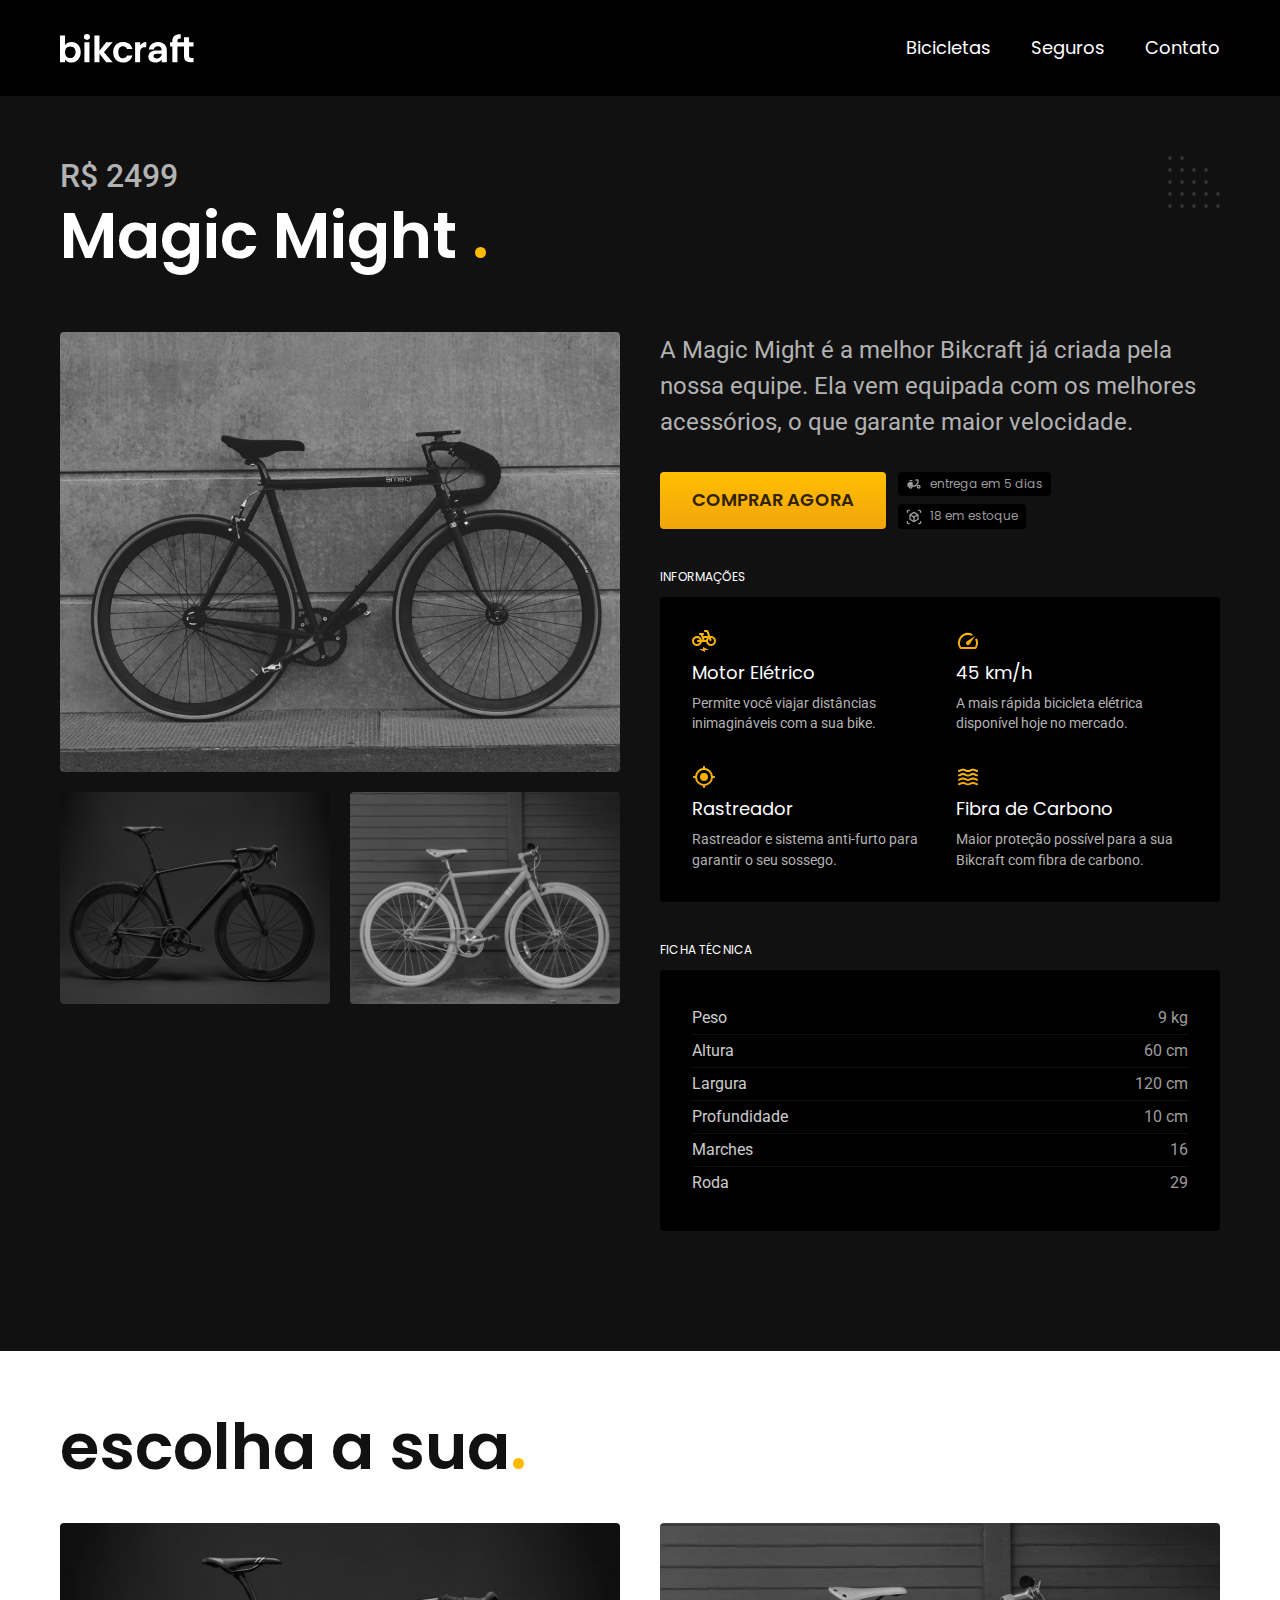
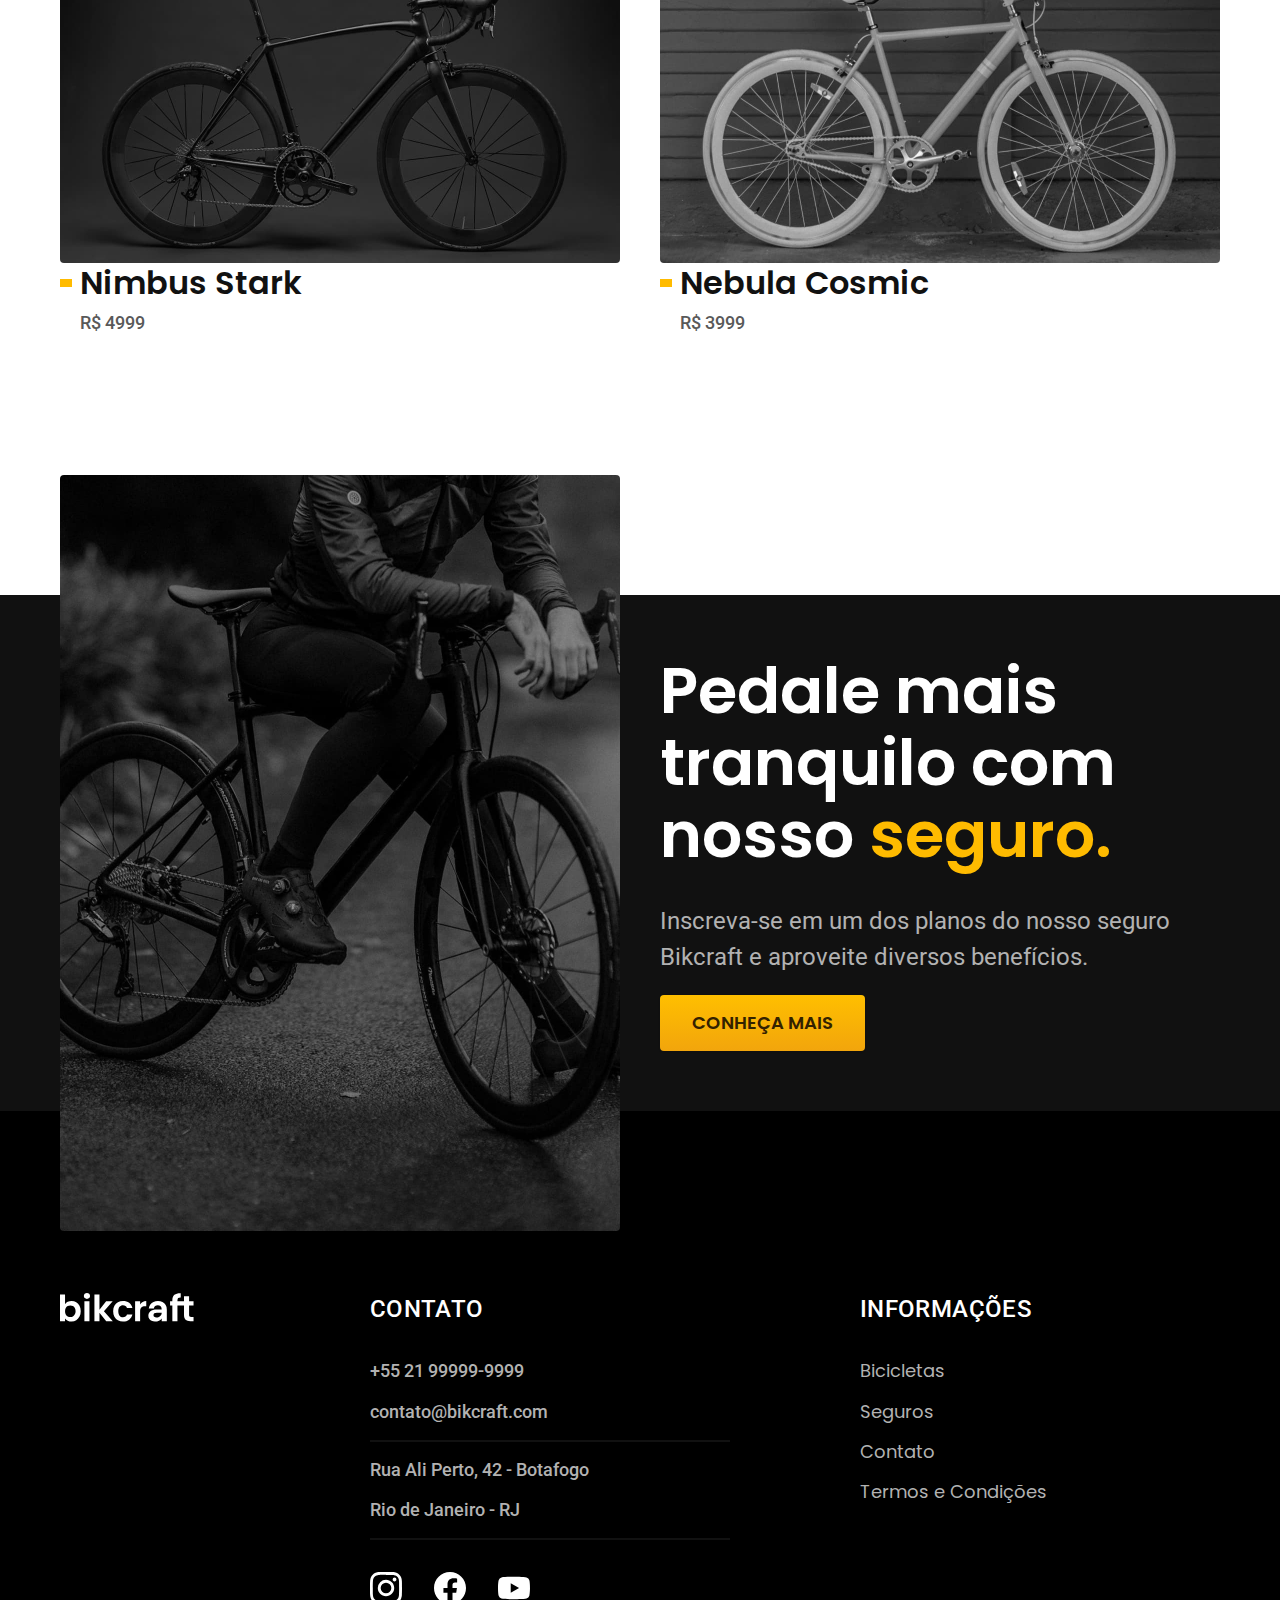
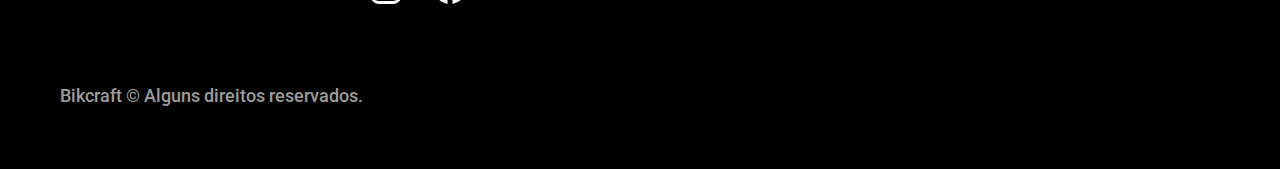
<file: bicicletas/magic.html>
<!DOCTYPE html>
<html lang="pt-br">

<head>
  <meta charset="UTF-8">
  <meta name="viewport" content="width=device-width, initial-scale=1.0">
  <link rel="preconnect" href="https://fonts.googleapis.com">
  <link rel="preconnect" href="https://fonts.gstatic.com" crossorigin>
  <link href="https://fonts.googleapis.com/css2?family=Merriweather:ital,wght@1,900&family=Poppins:wght@400;600&family=Roboto:wght@400;500&display=swap" rel="stylesheet">
  <title> Magic Might | Bikcraft - Bicicletas Elétricas</title>
  <link rel="shortcut icon" href="../assets/icones/eletrica.svg" type="image/x-icon">
  <meta name="description" content="Bicicleta Magic Might">
  <link rel="stylesheet" href="../css/style.min.css">
  <script>document.documentElement.classList.add("js")</script>
</head>

<body id="bicicleta">

  <header class="header-bg">
    <div class="header container">
      <a href="../">
        <img src="../assets/bikcraft.svg" alt="Bikcraft">
      </a>

      <nav aria-label="primaria">
        <ul class="header-menu font-1-m cor-0">
          <li><a href="../bicicletas.html">Bicicletas</a></li>
          <li><a href="../seguros.html">Seguros</a></li>
          <li><a href="../contato.html">Contato</a></li>
        </ul>
      </nav>
    </div>
  </header>

  <main class="titulo-bg">
    <div>
      <div class="titulo container">
        <p class="font-2-xl cor-5">R$ 2499</p>
        <h1 class="font-1-xxl cor-0">Magic Might <span class="cor-p1">.</span></h1>
      </div>
    </div>
    <div class="container bicicleta">
      <div class="bicicleta-imagens">
        <img src="../assets/bicicleta/nimbus2.jpg" alt="Bicicleta 1">
        <img src="../assets/bicicleta/nimbus1.jpg" alt="Bicicleta 3">
        <img src="../assets/bicicleta/nimbus3.jpg" alt="Bicicleta 2">
      </div>
      <div class="bicicleta-conteudo">
        <p class="font-2-l cor-5">A Magic Might é a melhor Bikcraft já criada pela nossa equipe. Ela vem equipada com os melhores acessórios, o que garante maior velocidade.</p>
        <div class="bicicleta-comprar">
          <a href="../orcamento.html?tipo=bikcraft&produto=magic" class="botao">Comprar Agora</a>
          <span class="font-1-xs cor-6"> <img src="../assets/icones/entrega.svg" alt="">entrega em 5 dias</span>
          <span class="font-1-xs cor-6"> <img src="../assets/icones/estoque.svg" alt="">18 em estoque</span>
        </div>
        <h2 class="font-1-xs cor-0">Informações</h2>
        <ul class="bicicleta-informacoes">
          <li>
            <img src="../assets/icones/eletrica.svg" alt="">
            <h3 class="font-1-m cor-0">Motor Elétrico</h3>
            <p class="font-2-xs cor-5">Permite você viajar distâncias inimagináveis com a sua bike.</p>
          </li>
          <li>
            <img src="../assets/icones/velocidade.svg" alt="">
            <h3 class="font-1-m cor-0">45 km/h</h3>
            <p class="font-2-xs cor-5">A mais rápida bicicleta elétrica disponível hoje no mercado.</p>
          </li>
          <li>
            <img src="../assets/icones/rastreador.svg" alt="">
            <h3 class="font-1-m cor-0">Rastreador</h3>
            <p class="font-2-xs cor-5">Rastreador e sistema anti-furto para garantir o seu sossego.</p>
          </li>
          <li>
            <img src="../assets/icones/carbono.svg" alt="">
            <h3 class="font-1-m cor-0">Fibra de Carbono</h3>
            <p class="font-2-xs cor-5">Maior proteção possível para a sua Bikcraft com fibra de carbono.</p>
          </li>
        </ul>
        <h2 class="font-1-xs cor-0">Ficha Técnica</h2>
        <ul class="bicicleta-ficha font-2-s cor-4">
          <li>Peso <span class="cor-6">9 kg</span></li>
          <li>Altura <span class="cor-6">60 cm</span></li>
          <li>Largura <span class="cor-6">120 cm</span></li>
          <li>Profundidade <span class="cor-6">10 cm</span></li>
          <li>Marches <span class="cor-6">16</span></li>
          <li>Roda <span class="cor-6">29</span></li>
        </ul>
      </div>
    </div>

  </main>

  <article class="bicicletas-lista container">
    <h2 class="font-1-xxl">escolha a sua<span class="cor-p1">.</span></h2>
    <ul>

      <li> <a href="./nimbus.html">
          <img src="../assets/bicicletas/nimbus.jpg" alt="Bicicleta preta Nimbus Stark">
          <h3 class="font-1-xl">Nimbus Stark</h3>
          <span class="font-2-m cor-8">R$ 4999</span>
        </a>
      </li>

      <li> <a href="./nebula.html">
          <img src="../assets/bicicletas/nebula.jpg" alt="Bicicleta branca Nebula Cosmic">
          <h3 class="font-1-xl">Nebula Cosmic</h3>
          <span class="font-2-m cor-8">R$ 3999</span>
        </a>
      </li>

    </ul>
  </article>

  <article class="seguro-bg">
    <div class="seguro container">
      <div class="seguro-imagem">
        <img src="../assets/fotos/seguros.jpg" alt="Pessoa parada em cima de uma bicicleta">
      </div>
      <div class="seguro-conteudo">
        <h2 class="font-1-xxl cor-0">Pedale mais tranquilo com nosso <span class="cor-p1">seguro.</span></h2>
        <p class="font-2-l cor-5">Inscreva-se em um dos planos do nosso seguro Bikcraft e aproveite diversos benefícios.</p>
        <a href="../seguros.html" class="botao">Conheça mais</a>
      </div>
    </div>
  </article>

  <footer class="footer-bg">
    <div class="footer container">
      <img src="../assets/bikcraft.svg" alt="Bikcraft">
      <div class="footer-contato">
        <h3 class="font-2-l-b cor-0">Contato</h3>
        <ul class="cor-5 font-2-m">
          <li><a href="tel:+5521999999999">+55 21 99999-9999</a></li>
          <li><a href="mailto:contato@bikcraft.com">contato@bikcraft.com</a></li>
          <li>Rua Ali Perto, 42 - Botafogo</li>
          <li>Rio de Janeiro - RJ</li>
        </ul>
        <div class="footer-redes">
          <a href="../">
            <img src="../assets/redes/instagram.svg" alt="Instagram">
          </a>
          <a href="../">
            <img src="../assets/redes/facebook.svg" alt="Facebook">
          </a>
          <a href="../">
            <img src="../assets/redes/youtube.svg" alt="Youtube">
          </a>
        </div>
      </div>
      <div class="footer-informacoes">
        <h3 class="font-2-l-b cor-0">Informações</h3>
        <nav>
          <ul class="font-1-m cor-5">
            <li><a href="../bicicletas.html">Bicicletas</a></li>
            <li><a href="../seguros.html">Seguros</a></li>
            <li><a href="../contato.html">Contato</a></li>
            <li><a href="../termos.html">Termos e Condições</a></li>
          </ul>
        </nav>
      </div>
      <p class="footer-copy font-2-m cor-6">Bikcraft © Alguns direitos reservados.</p>
    </div>
  </footer>
  <script src="../js/script.js"></script>
</body>

</html>
</file>
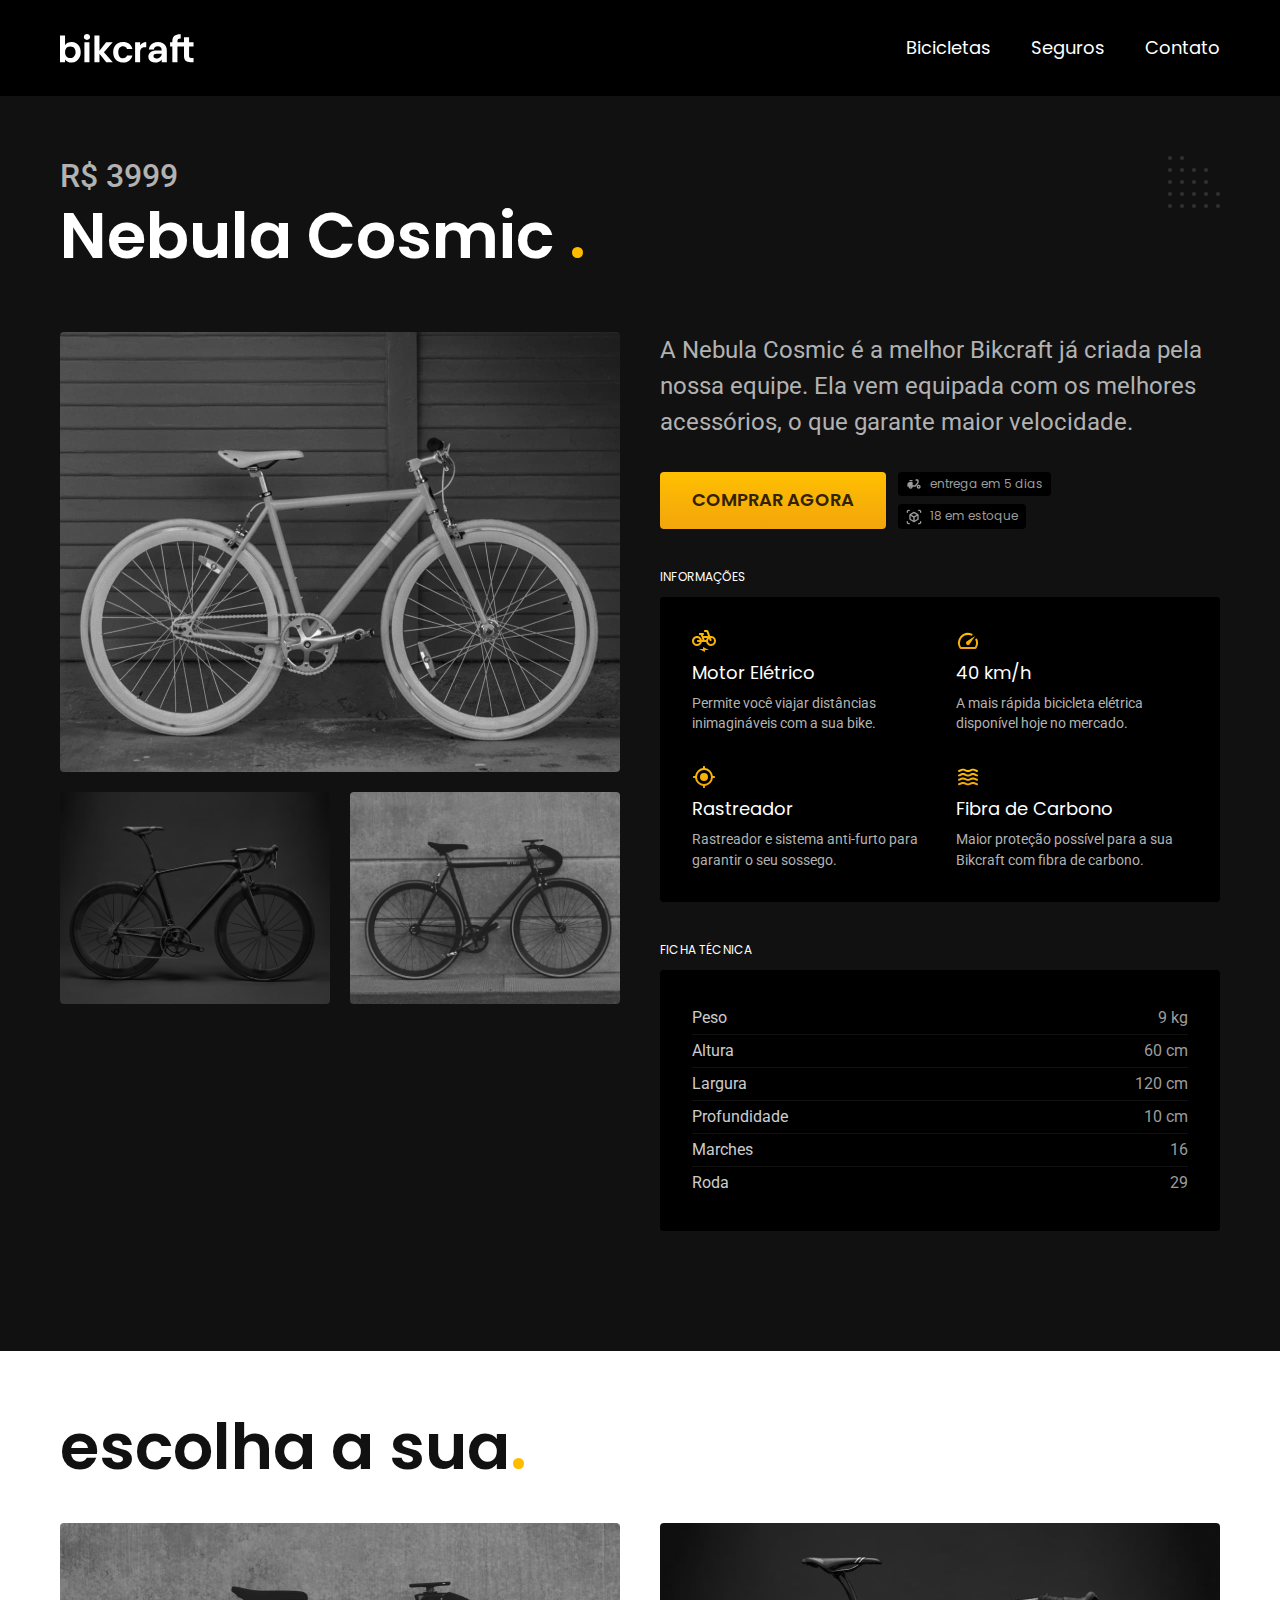
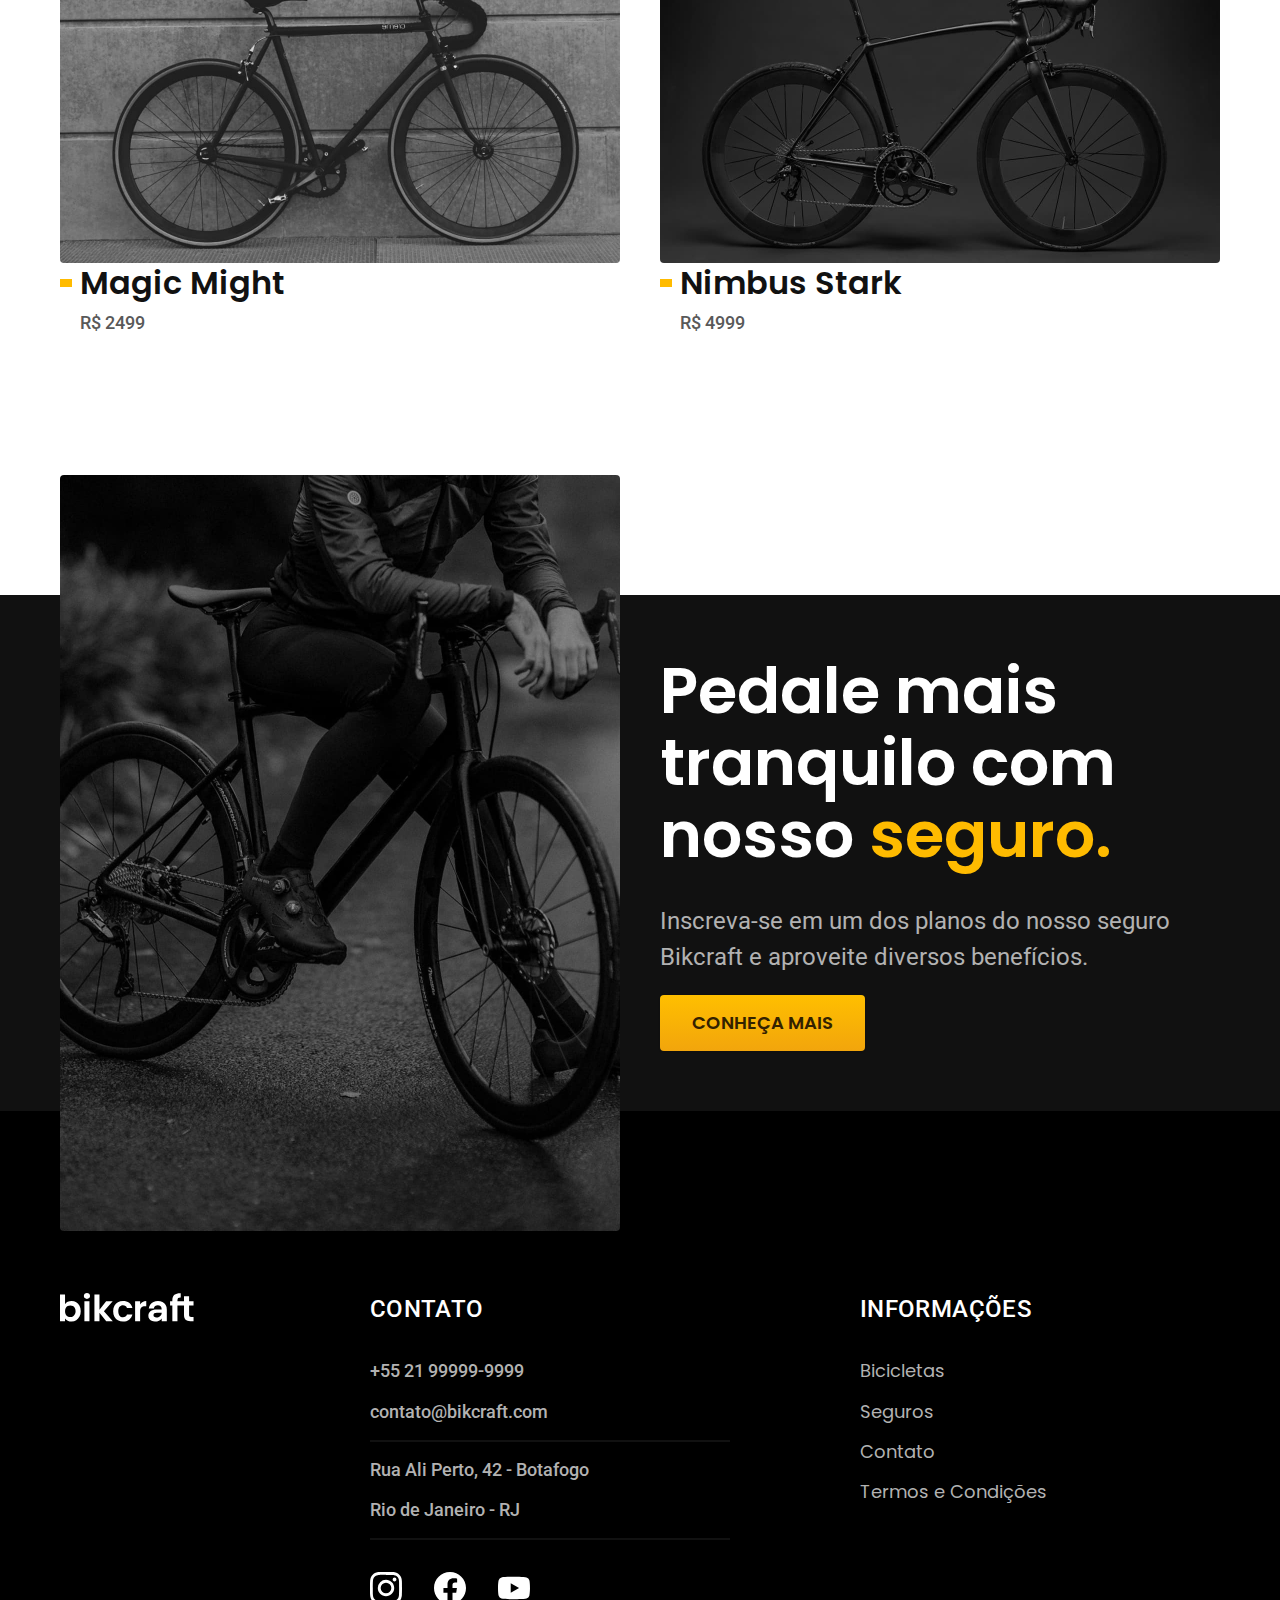
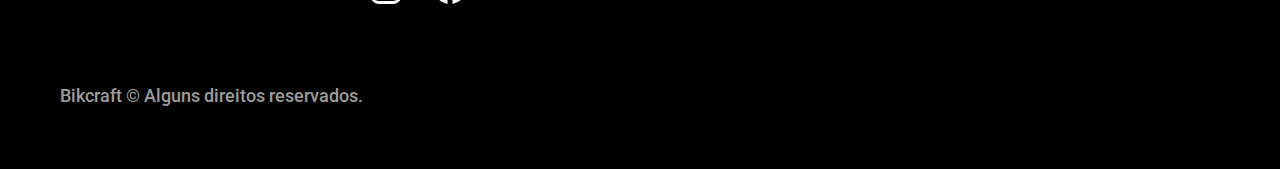
<file: bicicletas/nebula.html>
<!DOCTYPE html>
<html lang="pt-br">

<head>
  <meta charset="UTF-8">
  <meta name="viewport" content="width=device-width, initial-scale=1.0">
  <link rel="preconnect" href="https://fonts.googleapis.com">
  <link rel="preconnect" href="https://fonts.gstatic.com" crossorigin>
  <link href="https://fonts.googleapis.com/css2?family=Merriweather:ital,wght@1,900&family=Poppins:wght@400;600&family=Roboto:wght@400;500&display=swap" rel="stylesheet">
  <title> Nebula Cosmic | Bikcraft - Bicicletas Elétricas</title>
  <link rel="shortcut icon" href="../assets/icones/eletrica.svg" type="image/x-icon">
  <meta name="description" content="Bicicleta Nebula Cosmic">
  <link rel="stylesheet" href="../css/style.min.css">
  <script>document.documentElement.classList.add("js")</script>
</head>

<body id="bicicleta">

  <header class="header-bg">
    <div class="header container">
      <a href="../">
        <img src="../assets/bikcraft.svg" alt="Bikcraft">
      </a>

      <nav aria-label="primaria">
        <ul class="header-menu font-1-m cor-0">
          <li><a href="../bicicletas.html">Bicicletas</a></li>
          <li><a href="../seguros.html">Seguros</a></li>
          <li><a href="../contato.html">Contato</a></li>
        </ul>
      </nav>
    </div>
  </header>

  <main class="titulo-bg">
    <div>
      <div class="titulo container">
        <p class="font-2-xl cor-5">R$ 3999</p>
        <h1 class="font-1-xxl cor-0">Nebula Cosmic <span class="cor-p1">.</span></h1>
      </div>
    </div>
    <div class="container bicicleta">
      <div class="bicicleta-imagens">
        <img src="../assets/bicicleta/nimbus3.jpg" alt="Bicicleta 1">
        <img src="../assets/bicicleta/nimbus1.jpg" alt="Bicicleta 2">
        <img src="../assets/bicicleta/nimbus2.jpg" alt="Bicicleta 3">
      </div>
      <div class="bicicleta-conteudo">
        <p class="font-2-l cor-5">A Nebula Cosmic é a melhor Bikcraft já criada pela nossa equipe. Ela vem equipada com os melhores acessórios, o que garante maior velocidade.</p>
        <div class="bicicleta-comprar">
          <a href="../orcamento.html?tipo=bikcraft&produto=nebula" class="botao">Comprar Agora</a>
          <span class="font-1-xs cor-6"> <img src="../assets/icones/entrega.svg" alt="">entrega em 5 dias</span>
          <span class="font-1-xs cor-6"> <img src="../assets/icones/estoque.svg" alt="">18 em estoque</span>
        </div>
        <h2 class="font-1-xs cor-0">Informações</h2>
        <ul class="bicicleta-informacoes">
          <li>
            <img src="../assets/icones/eletrica.svg" alt="">
            <h3 class="font-1-m cor-0">Motor Elétrico</h3>
            <p class="font-2-xs cor-5">Permite você viajar distâncias inimagináveis com a sua bike.</p>
          </li>
          <li>
            <img src="../assets/icones/velocidade.svg" alt="">
            <h3 class="font-1-m cor-0">40 km/h</h3>
            <p class="font-2-xs cor-5">A mais rápida bicicleta elétrica disponível hoje no mercado.</p>
          </li>
          <li>
            <img src="../assets/icones/rastreador.svg" alt="">
            <h3 class="font-1-m cor-0">Rastreador</h3>
            <p class="font-2-xs cor-5">Rastreador e sistema anti-furto para garantir o seu sossego.</p>
          </li>
          <li>
            <img src="../assets/icones/carbono.svg" alt="">
            <h3 class="font-1-m cor-0">Fibra de Carbono</h3>
            <p class="font-2-xs cor-5">Maior proteção possível para a sua Bikcraft com fibra de carbono.</p>
          </li>
        </ul>
        <h2 class="font-1-xs cor-0">Ficha Técnica</h2>
        <ul class="bicicleta-ficha font-2-s cor-4">
          <li>Peso <span class="cor-6">9 kg</span></li>
          <li>Altura <span class="cor-6">60 cm</span></li>
          <li>Largura <span class="cor-6">120 cm</span></li>
          <li>Profundidade <span class="cor-6">10 cm</span></li>
          <li>Marches <span class="cor-6">16</span></li>
          <li>Roda <span class="cor-6">29</span></li>
        </ul>
      </div>
    </div>

  </main>

  <article class="bicicletas-lista container">
    <h2 class="font-1-xxl">escolha a sua<span class="cor-p1">.</span></h2>
    <ul>

      <li> <a href="./magic.html">
          <img src="../assets/bicicletas/magic.jpg" alt="Bicicleta preta Magic Might">
          <h3 class="font-1-xl">Magic Might</h3>
          <span class="font-2-m cor-8">R$ 2499</span>
        </a>
      </li>

      <li> <a href="./nimbus.html">
          <img src="../assets/bicicletas/nimbus.jpg" alt="Bicicleta preta Nimbus Stark">
          <h3 class="font-1-xl">Nimbus Stark</h3>
          <span class="font-2-m cor-8">R$ 4999</span>
        </a>
      </li>

    </ul>
  </article>

  <article class="seguro-bg">
    <div class="seguro container">
      <div class="seguro-imagem">
        <img src="../assets/fotos/seguros.jpg" alt="Pessoa parada em cima de uma bicicleta">
      </div>
      <div class="seguro-conteudo">
        <h2 class="font-1-xxl cor-0">Pedale mais tranquilo com nosso <span class="cor-p1">seguro.</span></h2>
        <p class="font-2-l cor-5">Inscreva-se em um dos planos do nosso seguro Bikcraft e aproveite diversos benefícios.</p>
        <a href="../seguros.html" class="botao">Conheça mais</a>
      </div>
    </div>
  </article>

  <footer class="footer-bg">
    <div class="footer container">
      <img src="../assets/bikcraft.svg" alt="Bikcraft">
      <div class="footer-contato">
        <h3 class="font-2-l-b cor-0">Contato</h3>
        <ul class="cor-5 font-2-m">
          <li><a href="tel:+5521999999999">+55 21 99999-9999</a></li>
          <li><a href="mailto:contato@bikcraft.com">contato@bikcraft.com</a></li>
          <li>Rua Ali Perto, 42 - Botafogo</li>
          <li>Rio de Janeiro - RJ</li>
        </ul>
        <div class="footer-redes">
          <a href="../">
            <img src="../assets/redes/instagram.svg" alt="Instagram">
          </a>
          <a href="../">
            <img src="../assets/redes/facebook.svg" alt="Facebook">
          </a>
          <a href="../">
            <img src="../assets/redes/youtube.svg" alt="Youtube">
          </a>
        </div>
      </div>
      <div class="footer-informacoes">
        <h3 class="font-2-l-b cor-0">Informações</h3>
        <nav>
          <ul class="font-1-m cor-5">
            <li><a href="../bicicletas.html">Bicicletas</a></li>
            <li><a href="../seguros.html">Seguros</a></li>
            <li><a href="../contato.html">Contato</a></li>
            <li><a href="../termos.html">Termos e Condições</a></li>
          </ul>
        </nav>
      </div>
      <p class="footer-copy font-2-m cor-6">Bikcraft © Alguns direitos reservados.</p>
    </div>
  </footer>
  <script src="../js/script.js"></script>
</body>

</html>
</file>
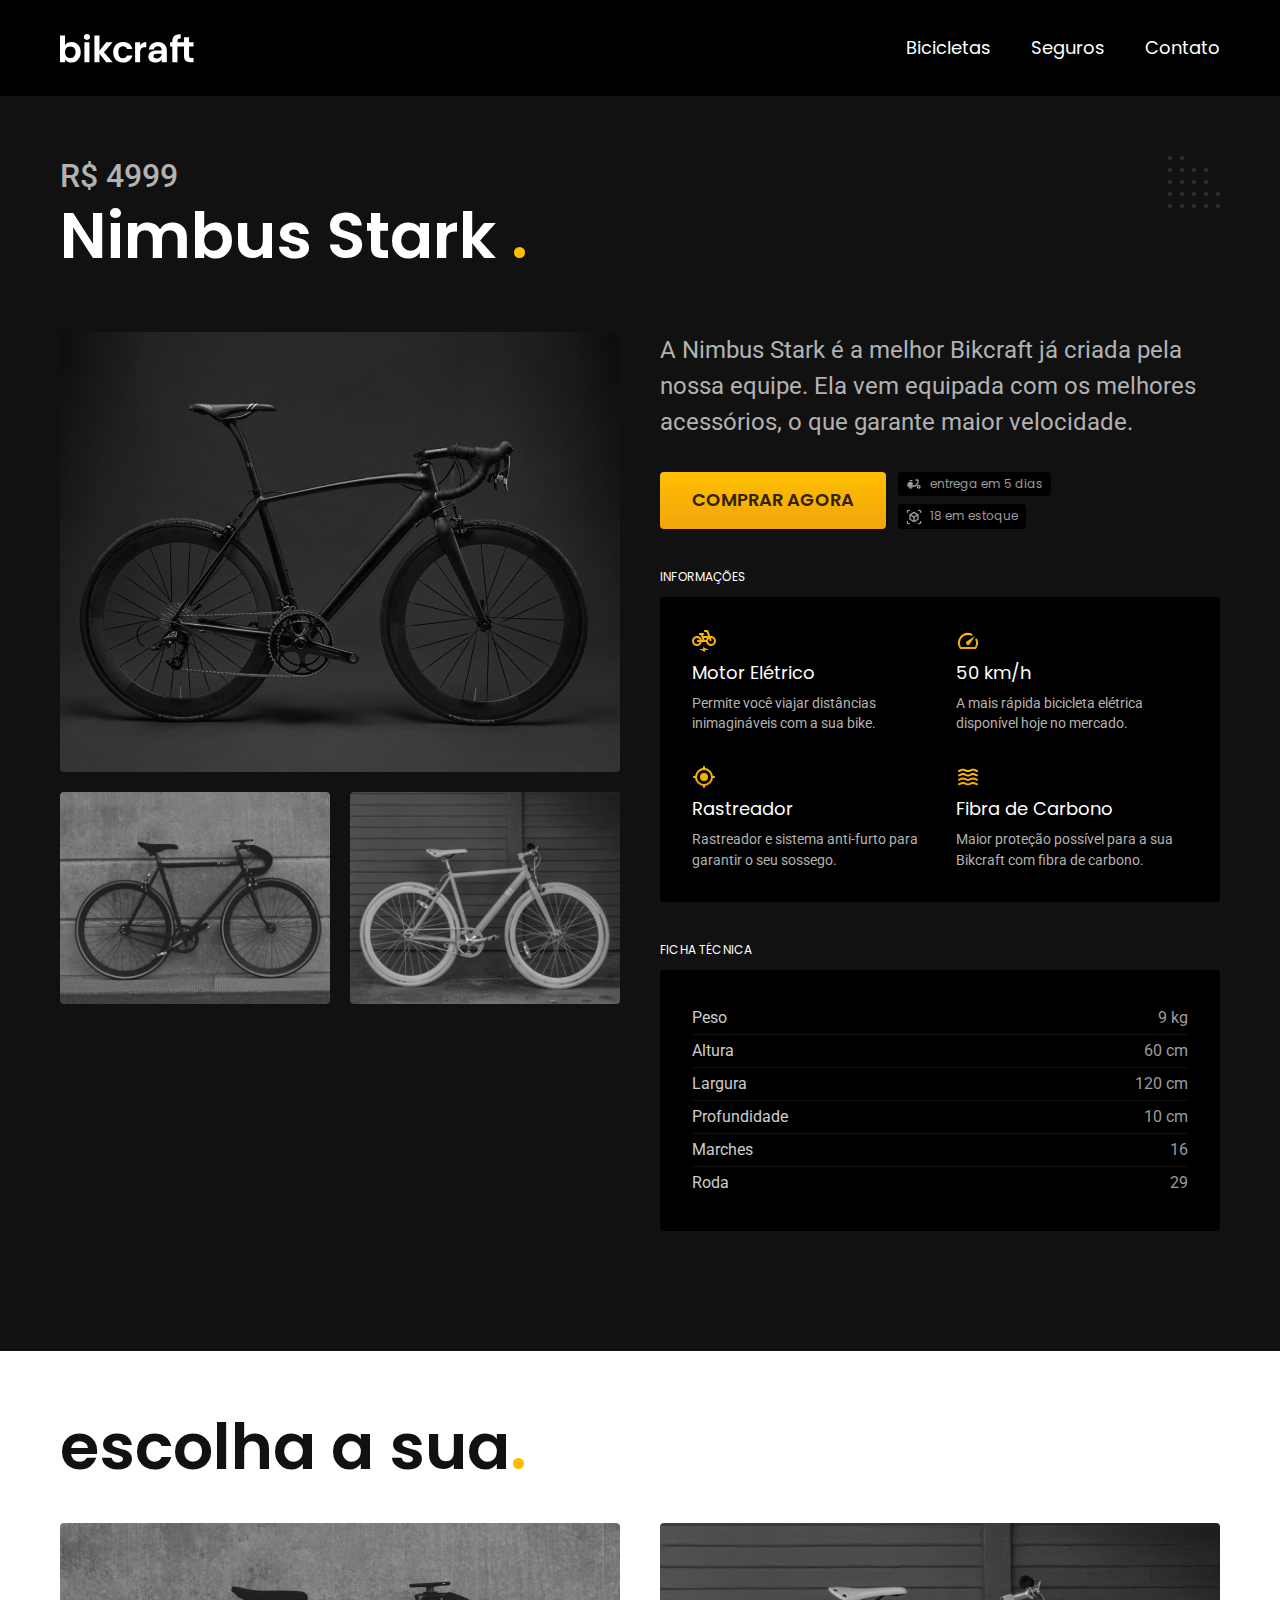
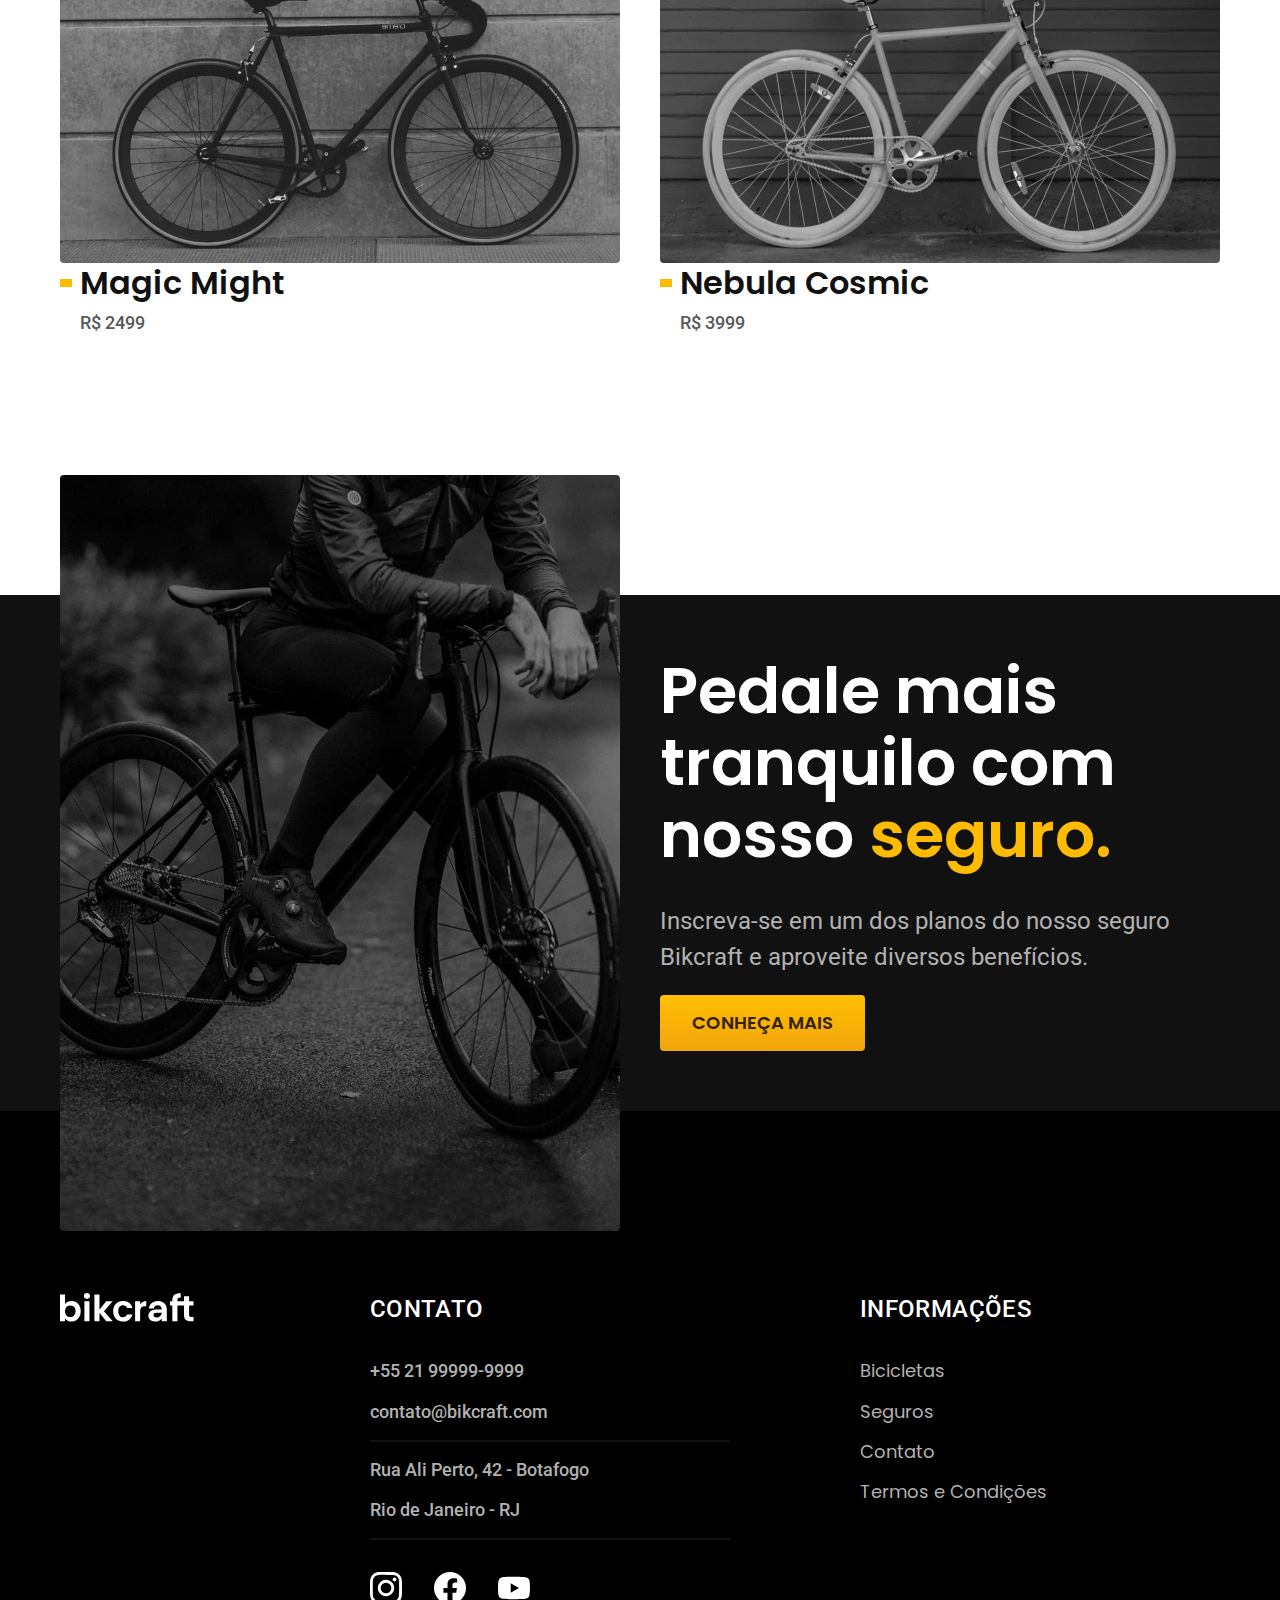
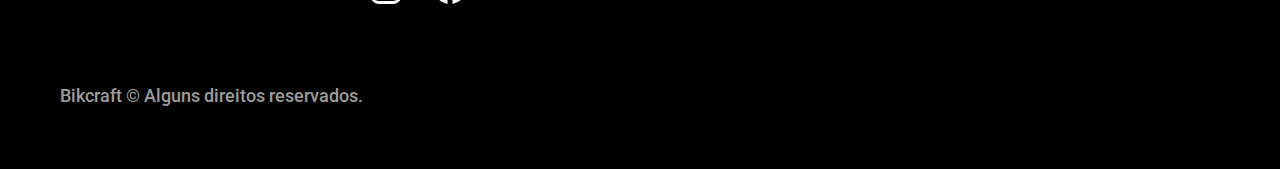
<file: bicicletas/nimbus.html>
<!DOCTYPE html>
<html lang="pt-br">

<head>
  <meta charset="UTF-8">
  <meta name="viewport" content="width=device-width, initial-scale=1.0">
  <link rel="preconnect" href="https://fonts.googleapis.com">
  <link rel="preconnect" href="https://fonts.gstatic.com" crossorigin>
  <link href="https://fonts.googleapis.com/css2?family=Merriweather:ital,wght@1,900&family=Poppins:wght@400;600&family=Roboto:wght@400;500&display=swap" rel="stylesheet">
  <title> Nimbus Stark | Bikcraft - Bicicletas Elétricas</title>
  <link rel="shortcut icon" href="../assets/icones/eletrica.svg" type="image/x-icon">
  <meta name="description" content="Bicicleta Nimbus Stark">
  <link rel="stylesheet" href="../css/style.min.css">
  <script>document.documentElement.classList.add("js")</script>
</head>

<body id="bicicleta">

  <header class="header-bg">
    <div class="header container">
      <a href="../">
        <img src="../assets/bikcraft.svg" alt="Bikcraft">
      </a>

      <nav aria-label="primaria">
        <ul class="header-menu font-1-m cor-0">
          <li><a href="../bicicletas.html">Bicicletas</a></li>
          <li><a href="../seguros.html">Seguros</a></li>
          <li><a href="../contato.html">Contato</a></li>
        </ul>
      </nav>
    </div>
  </header>

  <main class="titulo-bg">
    <div>
      <div class="titulo container">
        <p class="font-2-xl cor-5">R$ 4999</p>
        <h1 class="font-1-xxl cor-0">Nimbus Stark <span class="cor-p1">.</span></h1>
      </div>
    </div>
    <div class="container bicicleta">
      <div class="bicicleta-imagens">
        <img src="../assets/bicicleta/nimbus1.jpg" alt="Bicicleta 1">
        <img src="../assets/bicicleta/nimbus2.jpg" alt="Bicicleta 2">
        <img src="../assets/bicicleta/nimbus3.jpg" alt="Bicicleta 3
        ">
      </div>
      <div class="bicicleta-conteudo">
        <p class="font-2-l cor-5">A Nimbus Stark é a melhor Bikcraft já criada pela nossa equipe. Ela vem equipada com os melhores acessórios, o que garante maior velocidade.</p>
        <div class="bicicleta-comprar">
          <a href="../orcamento.html?tipo=bikcraft&produto=nimbus" class="botao">Comprar Agora</a>
          <span class="font-1-xs cor-6"> <img src="../assets/icones/entrega.svg" alt="">entrega em 5 dias</span>
          <span class="font-1-xs cor-6"> <img src="../assets/icones/estoque.svg" alt="">18 em estoque</span>
        </div>
        <h2 class="font-1-xs cor-0">Informações</h2>
        <ul class="bicicleta-informacoes">
          <li>
            <img src="../assets/icones/eletrica.svg" alt="">
            <h3 class="font-1-m cor-0">Motor Elétrico</h3>
            <p class="font-2-xs cor-5">Permite você viajar distâncias inimagináveis com a sua bike.</p>
          </li>
          <li>
            <img src="../assets/icones/velocidade.svg" alt="">
            <h3 class="font-1-m cor-0">50 km/h</h3>
            <p class="font-2-xs cor-5">A mais rápida bicicleta elétrica disponível hoje no mercado.</p>
          </li>
          <li>
            <img src="../assets/icones/rastreador.svg" alt="">
            <h3 class="font-1-m cor-0">Rastreador</h3>
            <p class="font-2-xs cor-5">Rastreador e sistema anti-furto para garantir o seu sossego.</p>
          </li>
          <li>
            <img src="../assets/icones/carbono.svg" alt="">
            <h3 class="font-1-m cor-0">Fibra de Carbono</h3>
            <p class="font-2-xs cor-5">Maior proteção possível para a sua Bikcraft com fibra de carbono.</p>
          </li>
        </ul>
        <h2 class="font-1-xs cor-0">Ficha Técnica</h2>
        <ul class="bicicleta-ficha font-2-s cor-4">
          <li>Peso <span class="cor-6">9 kg</span></li>
          <li>Altura <span class="cor-6">60 cm</span></li>
          <li>Largura <span class="cor-6">120 cm</span></li>
          <li>Profundidade <span class="cor-6">10 cm</span></li>
          <li>Marches <span class="cor-6">16</span></li>
          <li>Roda <span class="cor-6">29</span></li>
        </ul>
      </div>
    </div>

  </main>

  <article class="bicicletas-lista container">
    <h2 class="font-1-xxl">escolha a sua<span class="cor-p1">.</span></h2>
    <ul>

      <li> <a href="./magic.html">
          <img src="../assets/bicicletas/magic.jpg" alt="Bicicleta preta Magic Might">
          <h3 class="font-1-xl">Magic Might</h3>
          <span class="font-2-m cor-8">R$ 2499</span>
        </a>
      </li>

      <li> <a href="./nebula.html">
          <img src="../assets/bicicletas/nebula.jpg" alt="Bicicleta branca Nebula Cosmic">
          <h3 class="font-1-xl">Nebula Cosmic</h3>
          <span class="font-2-m cor-8">R$ 3999</span>
        </a>
      </li>

    </ul>
  </article>

  <article class="seguro-bg">
    <div class="seguro container">
      <div class="seguro-imagem">
        <img src="../assets/fotos/seguros.jpg" alt="Pessoa parada em cima de uma bicicleta">
      </div>
      <div class="seguro-conteudo">
        <h2 class="font-1-xxl cor-0">Pedale mais tranquilo com nosso <span class="cor-p1">seguro.</span></h2>
        <p class="font-2-l cor-5">Inscreva-se em um dos planos do nosso seguro Bikcraft e aproveite diversos benefícios.</p>
        <a href="../seguros.html" class="botao">Conheça mais</a>
      </div>
    </div>
  </article>

  <footer class="footer-bg">
    <div class="footer container">
      <img src="../assets/bikcraft.svg" alt="Bikcraft">
      <div class="footer-contato">
        <h3 class="font-2-l-b cor-0">Contato</h3>
        <ul class="cor-5 font-2-m">
          <li><a href="tel:+5521999999999">+55 21 99999-9999</a></li>
          <li><a href="mailto:contato@bikcraft.com">contato@bikcraft.com</a></li>
          <li>Rua Ali Perto, 42 - Botafogo</li>
          <li>Rio de Janeiro - RJ</li>
        </ul>
        <div class="footer-redes">
          <a href="../">
            <img src="../assets/redes/instagram.svg" alt="Instagram">
          </a>
          <a href="../">
            <img src="../assets/redes/facebook.svg" alt="Facebook">
          </a>
          <a href="../">
            <img src="../assets/redes/youtube.svg" alt="Youtube">
          </a>
        </div>
      </div>
      <div class="footer-informacoes">
        <h3 class="font-2-l-b cor-0">Informações</h3>
        <nav>
          <ul class="font-1-m cor-5">
            <li><a href="../bicicletas.html">Bicicletas</a></li>
            <li><a href="../seguros.html">Seguros</a></li>
            <li><a href="../contato.html">Contato</a></li>
            <li><a href="../termos.html">Termos e Condições</a></li>
          </ul>
        </nav>
      </div>
      <p class="footer-copy font-2-m cor-6">Bikcraft © Alguns direitos reservados.</p>
    </div>
  </footer>
  <script src="../js/script.js"></script>
</body>

</html>
</file>
<file: css/style.css>
/* Global */
@import "./global/global.css";
@import "./utlidades/tipografia.css";
@import "./utlidades/cores.css";
@import "./global/footer.css";
@import "../css/global/header.css";

/* Utilidades */
@import "./utlidades/componentes.css";
@import "./utlidades/formulario.css";
@import "./utlidades/animacao.css";

/* Home */
@import "./home/introducao.css";
@import "./home/tecnologia.css";
@import "./home/parceiros.css";
@import "./home/depoimento.css";

/* Bicicletas */
@import "./bicicletas/bicicletas-lista.css";
@import "./bicicletas/bicicletas.css";

/* Bicicleta */
@import "./bicicleta/bicicleta.css";
@import "./bicicleta/seguro.css";

/* Seguros */
@import "./seguros/seguros.css";
@import "./seguros/vantagens.css";
@import "./seguros/perguntas.css";

/* Orçamento */
@import "./orcamento/orcamento.css";

/* Termos */
@import "./termos/termos.css";

/* Termos */
@import "./contato/contato.css";
@import "./contato/lojas.css";
</file>
<file: css/style.min.css>
body{margin:0;font-family:Arial,Helvetica,sans-serif;color:#111}blockquote,dd,h1,h2,h3,h4,h5,p,ul{margin:0}ul{padding:0;list-style:none}a{text-decoration:none;color:inherit}img{max-width:100%;height:auto;display:block}img[src$=".jpg"]{border-radius:4px}.font-1-xs{font:400 0.75rem/1.35 Poppins,sans-serif}.font-2-xs{font:400 0.875rem/1.43 Roboto,sans-serif}.font-1-s{font:400 1rem/1.5 Poppins,sans-serif}.font-2-s{font:400 1rem/1.5 Roboto,sans-serif}.font-1-m,.font-1-m-b{font:400 1.125rem/1.35 Poppins,sans-serif}.font-1-m-b{font-weight:600}.font-2-m{font:500 1.125rem/1.35 Roboto,sans-serif}.font-1-l{font:400 1.5rem/1.5 Poppins,sans-serif}.font-2-l,.font-2-l-b{font:400 1.5rem/1.5 Roboto,sans-serif}.font-2-l-b{font-weight:500;letter-spacing:.015em;text-transform:uppercase}.font-1-xl{font:600 2rem/1.25 Poppins,sans-serif}.font-2-xl{font:500 2rem/1.25 Roboto,sans-serif}.font-1-xxl{font:600 4rem/1.125 Poppins,sans-serif}@media (max-width:1200px){.font-1-xxl{font-size:3rem}.font-2-l,.font-2-l-b{font-size:1.125rem}}@media (max-width:800px){.font-1-xxl{font-size:2rem}.font-1-xl,.font-2-xl{font-size:1.5rem}}:root{--cor-0:#ffffff;--cor-1:#f7f7f7;--cor-2:#ededed;--cor-3:#dedede;--cor-4:#cccccc;--cor-5:#b2b2b2;--cor-6:#9c9c9c;--cor-7:#717171;--cor-8:#595959;--cor-9:#404040;--cor-10:#2e2e2e;--cor-11:#111111;--cor-12:#000000;--cor-p1:#ffbb00;--cor-p2:#e4a30b;--cor-p3:#a66f00;--cor-p4:#664400;--cor-p5:#332200}.cor-0{color:var(--cor-0)}.cor-1{color:var(--cor-1)}.cor-2{color:var(--cor-2)}.cor-3{color:var(--cor-3)}.cor-4{color:var(--cor-4)}.cor-5{color:var(--cor-5)}.cor-6{color:var(--cor-6)}.cor-7{color:var(--cor-7)}.cor-8{color:var(--cor-8)}.cor-9{color:var(--cor-9)}.cor-10{color:var(--cor-10)}.cor-11{color:var(--cor-11)}.cor-12{color:var(--cor-12)}.cor-p1{color:var(--cor-p1)}.cor-p2{color:var(--cor-p2)}.cor-p3{color:var(--cor-p3)}.cor-p4{color:var(--cor-p4)}.cor-p5{color:var(--cor-p5)}.footer-bg{background-color:var(--cor-12)}.footer{display:grid;grid-template-columns:3fr 5fr 4fr;gap:40px;padding-top:60px;padding-bottom:60px}.footer h3{margin-bottom:32px}.footer-contato ul{margin-bottom:32px}.footer-contato li:nth-child(2n):after{content:"";display:block;max-width:360px;height:2px;background-color:var(--cor-11);margin-top:16px}.footer li{margin-bottom:16px}.footer-redes{display:flex;gap:32px}.footer a:hover{color:var(--cor-0)}.footer-copy{margin-top:40px;grid-column:1/-1}@media (max-width:800px){.footer>img{display:none}.footer{grid-template-columns:1fr 1fr}}@media (max-width:800px){.footer{grid-template-columns:1fr;gap:60px}.footer-copy{margin-top:0}}.header-bg{background-color:var(--cor-12)}.header{display:flex;flex-wrap:wrap;gap:20px;justify-content:space-between;align-items:center;padding-top:20px;padding-bottom:20px}.header-menu{display:flex;flex-wrap:wrap;gap:40px}.header-menu a{display:inline-block;padding:16px 0;position:relative}.header-menu a:after{content:"";display:block;height:2px;width:0;background:var(--cor-0);margin-top:4px;transition:.3s;position:absolute}.header-menu a.ativo::after,.header-menu a:hover::after{width:100%}@media (max-width:800px){.header-menu{gap:20px}.header-menu a{background:var(--cor-11);padding:12px 16px;border-radius:4px}.header-menu a:hover{background-color:var(--cor-10)}.header a:after{display:none}}@media (max-width:600px){.header-menu{gap:12px}.header-menu a{padding:8px 12px;font-size:14px}}.container{margin-left:auto;margin-right:auto;max-width:1200px;padding-left:20px;padding-right:20px;box-sizing:border-box}.botao{display:inline-block;padding:16px 32px;background:linear-gradient(#ffbf00,#f2a50c);border-radius:4px;box-shadow:0 1px 2px rgba(0,0,0,.1);text-transform:uppercase;color:var(--cor-p5);font:600 1.125rem/1.35 Poppins,sans-serif;max-width:max-content;border:none;cursor:pointer}.botao:hover{background:linear-gradient(#ffb60d,#e59317)}.botao.secundario{background:var(--cor-10);color:var(--cor-2)}.botao.seta{display:flex;align-items:center}.botao.seta::after{content:"";display:inline-block;width:18px;height:10px;margin-left:12px;background-image:url(../assets/icones/seta.svg);transition:transform .2s}.botao.seta:hover::after{transform:translateX(4px)}.botao.secundario:hover{background-color:var(--cor-9)}.link{display:inline-block;color:var(--cor-p1);font:500 1.5rem/1.5 Poppins,sans-serif;text-transform:uppercase}.link::after{content:"";display:block;width:100%;height:4px;background-color:currentColor}.link:hover{color:var(--cor-0)}@media (max-width:600px){.botao{padding:12px 16px;font-size:1rem}}.titulo-bg{padding-top:60px;padding-bottom:60px;background-color:var(--cor-11)}.titulo{background:url(../assets/dec/top-right.svg) no-repeat top right 20px}.titulo p{margin-bottom:4px}@media (max-width:800px){.titulo{padding-top:40px;padding-bottom:40px}.titulo p{font-size:1rem;text-transform:lowercase;font-weight:400}}.form{display:grid;grid-template-columns:1fr 1fr;gap:20px}.form label{display:block;font:400 1rem/1.5 Poppins,sans-serif;margin-bottom:4px}.form .col-2{grid-column:span 2}.form input[type=email],.form input[type=text],.form textarea{font:400 1rem/1.5 Roboto,sans-serif;background:var(--cor-1);border:1px solid var(--cor-2);padding:12px;border-radius:4px;width:100%;box-sizing:border-box}.form input[type=email]:focus,.form input[type=text]:focus,.form textarea:focus{outline:0;border-color:var(--cor-p1);background:var(--cor-0);box-shadow:0 0 0 2px #fea}@media (max-width:600px){.form{grid-template-columns:1fr}.form .col-2{grid-column:1}}.js .fadeInDown{transform:translate3d(0,-20px,0)}.js .fadeInUp{transform:translate3d(0,20px,0)}.js .fadeInRight{transform:translate3d(20px,0,0)}.js .fadeInLeft{transform:translate3d(-20px,0,0)}.js [data-anime]{opacity:0}.js .anime{opacity:1;transform:none;transition:transform .8s,opacity .8s}.introducao-bg{background:var(--cor-12) url(../assets/dec/bottom-left.svg) no-repeat bottom 160px left 20px;box-shadow:inset 0 -120px var(--cor-0)}.introducao{display:grid;grid-template-columns:1fr 1fr;gap:0 40px}.introducao-conteudo{align-self:end;padding-bottom:200px}.introducao h1{margin-bottom:32px}.introducao img{width:100%;height:100%;object-fit:cover;border-radius:4px}.introducao p{margin-bottom:20px}.introducao a{display:inline-block;padding:16px 32px;background:linear-gradient(#ffbf00,#f2a50c);box-shadow:0 1px 2px rgba(0,0,0,.1);border-radius:4px;font-family:Poppins;font-weight:600;font-size:1.125rem;line-height:1.33;text-transform:uppercase}.introducao a:hover{background:linear-gradient(#ffb60d,#e59317)}@media (max-width:600px){.introducao a{padding:12px 16px}}@media (max-width:800px){.introducao-bg{background:var(--cor-11);padding-top:40px;box-shadow:inset 0 -60px}.introducao{grid-template-columns:1fr;gap:32px}.introducao-conteudo{padding-bottom:0}.introducao img{height:300px;width:100%}}.tecnologia-bg{background-color:var(--cor-11);box-shadow:inset 0 80px var(--cor-0),inset 0 -80px var(--cor-0)}.tecnologia{display:grid;grid-template-columns:1fr 1fr;gap:40px}.tecnologia-imagem img{width:100%;height:100%;object-fit:cover;object-position:left}.tecnologia-conteudo{padding-top:160px;padding-bottom:160px}.tecnologia-conteudo>span{display:block;margin-bottom:20px}.tecnologia-conteudo h2{margin-bottom:32px}.tecnologia-conteudo>p{margin-bottom:32px}.tecnologia a{margin-bottom:80px}.tecnologia-vantagens{display:flex;gap:40px}.tecnologia-vantagens h3{margin-bottom:8px;width:max-content}.tecnologia-vantagens img{width:24px;margin-bottom:8px}@media (max-width:800px){.tecnologia-bg{box-shadow:initial}.tecnologia{grid-template-columns:1fr}.tecnologia-conteudo{padding-top:60px;padding-bottom:60px}.tecnologia-imagem{display:none}.tecnologia a{margin-bottom:60px}}@media (max-width:600px){.tecnologia-vantagens{flex-direction:column}}.parceiros{padding-top:60px;padding-bottom:120px}.parceiros h2{margin-bottom:60px}.parceiros ul{padding:0 20px;max-width:1400px;display:grid;grid-template-columns:repeat(4,1fr);margin:0 auto}.parceiros li{display:flex;padding:32px;border-left:2px solid var(--cor-2)}.parceiros li:first-child,.parceiros li:nth-child(5){border-left:none}.parceiros li:nth-child(n+5){border-top:solid 2px var(--cor-2)}.parceiros img{margin:auto}@media (max-width:800px){.parceiros{padding-bottom:60px}.parceiros h2{margin-bottom:20px}.parceiros ul{grid-template-columns:1fr 1fr}.parceiros li:nth-child(n+3){border-top:solid 2px var(--cor-2)}.parceiros li:nth-child(odd){border-left:none}.parceiros li{padding:20px}}.depoimento{display:grid;grid-template-columns:1fr 1fr;background-color:var(--cor-p1);overflow:hidden}.depoimento img{border-radius:0;width:100%;height:100%;object-fit:cover}.depoimento-conteudo{padding:40px 40px 80px 80px;align-self:end;background:url(../assets/dec/bottom-right-p.svg) no-repeat bottom 40px right 40px}.depoimento-conteudo p{font-family:Merriweather,serif;font-style:italic;font-weight:900;margin-bottom:32px;max-width:32ch;position:relative}.depoimento p::before{content:"“";font-size:5rem;color:var(--cor-p2);position:absolute;left:-50px;top:-20px}.depoimento p::after{content:"”";font-size:5rem;color:var(--cor-p2);position:absolute}@media (min-width:800px){.depoimento img{max-height:520px}}@media (max-width:800px){.depoimento{grid-template-columns:1fr;text-align:center}.depoimento-conteudo{padding:40px 20px;justify-self:center}.depoimento img{max-height:200px}}.bicicletas-lista{padding-top:60px;padding-bottom:120px}.bicicletas-lista h2{margin-bottom:40px}.bicicletas-lista ul{display:flex;gap:40px;padding:0 20px 20px 20px;max-width:1400px;overflow-x:auto;margin:0 auto}#bicicleta .bicicletas-lista ul{padding:0 0 20px 0}.bicicletas-lista li{min-width:280px}.bicicletas-lista a{display:block}.bicicletas-lista img{margin-right:16px}.bicicletas-lista h3{margin-bottom:8px;display:flex;align-items:center}.bicicletas-lista h3::before{content:"";display:inline-block;height:8px;width:12px;margin-right:8px;background-color:var(--cor-p1);transition:width .3s}.bicicletas-lista a:hover h3::before{width:24px}.bicicletas-lista li span{padding-left:20px}@media (max-width:800px){.bicicletas-lista{padding-bottom:60px}.bicicletas-lista ul{gap:20px}}.bicicletas-bg{background:linear-gradient(to right,var(--cor-0) 30%,var(--cor-11) 0)}.bicicletas{display:grid;grid-template-columns:1fr 1fr;gap:40px;padding-top:60px;padding-bottom:60px;background:url(../assets/dec/top-right.svg) no-repeat top 40px right 20px}.bicicletas-imagem{display:grid}.bicicletas-imagem img{grid-area:1/1}.bicicletas-imagem span{grid-area:1/1;place-self:start end;background:var(--cor-12);padding:8px 16px 8px 8px;display:inline-block;margin-top:20px;border-radius:4px 0 0 4px}.bicicletas-conteudo{display:grid;grid-template-columns:1fr auto;align-content:start}.bicicletas h2,.bicicletas p{grid-column:1/-1}.bicicletas h2{margin-bottom:20px}.bicicletas h2:before{content:"";display:block;width:12px;height:8px;background-color:var(--cor-p1);margin-bottom:8px}.bicicletas p{margin-bottom:32px}.bicicletas a{place-self:end}.bicicletas li{display:flex;align-items:center}.bicicletas ul{display:grid;gap:16px}.bicicletas-conteudo img{width:24px;margin-right:8px}@media (max-width:800px){.bicicletas{grid-template-columns:1fr;gap:20px;padding-top:40px;padding-bottom:40px}.bicicletas-bg{background:var(--cor-11)}}@media (max-width:600px){.bicicletas-conteudo{grid-template-columns:1fr}.bicicletas a{place-self:start}.bicicletas ul{grid-template-columns:1fr 1fr;margin-bottom:32px;font-size:1rem}}.bicicleta{display:grid;grid-template-columns:1fr 1fr;align-items:start;gap:40px;padding-top:60px;padding-bottom:60px}#bicicleta .titulo p{text-transform:uppercase}.bicicleta-imagens{display:flex;flex-wrap:wrap;gap:20px}.bicicleta-imagens img{flex:1;min-width:200px}.bicicleta-imagens img:first-child{min-width:100%}.bicicleta-conteudo>p{margin-bottom:32px}.bicicleta-comprar{display:grid;grid-template-columns:max-content auto;align-items:center;justify-items:start;gap:8px 12px;margin-bottom:40px}.bicicleta-comprar a{grid-row:span 2}.bicicleta-comprar span{display:flex;align-items:center;background-color:var(--cor-12);padding:4px 8px;border-radius:4px;gap:8px}.bicicleta-conteudo h2{text-transform:uppercase;letter-spacing:.015em;margin-bottom:12px}.bicicleta-ficha,.bicicleta-informacoes{padding:32px;background-color:var(--cor-12);border-radius:4px}.bicicleta-informacoes{margin-bottom:40px;display:grid;grid-template-columns:1fr 1fr;gap:32px}.bicicleta-informacoes img{max-width:24px;margin-bottom:8px}.bicicleta-informacoes h3{margin-bottom:8px}.bicicleta-ficha li{padding:4px 0;display:flex;justify-content:space-between;border-bottom:1px solid var(--cor-11)}.bicicleta-ficha li:last-child{border-bottom:none}@media (max-width:800px){.bicicleta{grid-template-columns:1fr;padding-top:40px;padding-bottom:40px}.bicicleta-imagens{grid-row:2}}@media (max-width:400px){.bicicleta-informacoes{grid-template-columns:1fr}.bicicleta-comprar{grid-template-columns:1fr}}.seguro-bg{background-color:var(--cor-11);box-shadow:inset 0 120px var(--cor-0),inset 0 -120px var(--cor-12)}.seguro{display:grid;grid-template-columns:1fr 1fr;gap:40px}.seguro-imagem img{width:100%;height:100%;object-fit:cover}.seguro-conteudo{padding-top:180px;padding-bottom:180px}.seguro h2{margin-bottom:32px}.seguro p{margin-bottom:20px}@media (max-width:800px){.seguro{grid-template-columns:1fr}.seguro-conteudo{grid-row:1;padding-top:40px;padding-bottom:0}.seguro-bg{box-shadow:inset 0 -60px var(--cor-12)}.seguro-imagem{height:200px}}.seguros-bg{background-color:var(--cor-11)}.seguros{padding-top:60px;padding-bottom:60px;display:grid;grid-template-columns:1fr 1fr;gap:40px;align-items:center}#seguros .seguros{padding-top:0}.seguros h2{grid-column:1/-1}.seguros-item{background-color:var(--cor-12);padding:32px 32px 32px 60px;display:grid;grid-template-columns:1fr auto;border-radius:4px}.seguros-item h3{margin-bottom:40px}.seguros-item span{grid-column:2;display:block;text-align:right}.seguros-item ul{grid-column:1/-1;margin-bottom:32px}.seguros-item li+li{margin-top:20px}.seguros-item li{display:flex;align-items:center;position:relative}.seguros-item li::before{content:"";display:inline-block;width:13px;height:9px;background-image:url(../assets/icones/lista.svg);position:absolute;left:-21px}.seguros-item a{grid-column:1/-1}@media (max-width:800px){.seguros{grid-template-columns:1fr}}.vantagens-bg{background-color:var(--cor-12)}.vantagens{padding-top:120px;padding-bottom:120px}.vantagens h2{margin-bottom:60px}.vantagens ul{display:grid;grid-template-columns:repeat(auto-fit,minmax(280px,max-content));gap:40px 80px}.vantagens h3,.vantagens img{margin-bottom:8px}@media (max-width:800px){.vantagens{padding-top:60px;padding-bottom:60px}.vantagens h2{margin-bottom:40px}.vantagens ul{gap:20px}}.perguntas{padding-top:120px;padding-bottom:120px}.perguntas h2{margin-bottom:60px}.perguntas dl>div{padding:20px;border-radius:4px}.perguntas dl>div:nth-child(odd){background-color:var(--cor-1)}.perguntas button{display:grid;grid-template-columns:auto 1fr auto;align-items:center;gap:8px;cursor:pointer;border:none;background:0 0;width:100%;text-align:left}.perguntas button::before{content:"";display:inline-block;width:12px;height:8px;background:var(--cor-p1)}.perguntas button::after{content:"";display:inline-block;width:14px;height:6px;background:url(../assets/icones/seta-abrir.svg);transition:.3s}.perguntas button:hover::after,.perguntas button[aria-expanded=true]::after{transform:rotate(180deg)}.js .perguntas dd{display:none}.js .perguntas dd.ativa{display:block}.perguntas dd{padding-left:20px;padding-top:16px;max-width:80ch}@media (max-width:800px){.perguntas{padding-top:60px;padding-bottom:60px}.perguntas h2{margin-bottom:40px}}#orcamento{background:linear-gradient(var(--cor-11) 600px,var(--cor-1) 0)}.orcamento{display:grid;grid-template-columns:5fr 7fr;padding-bottom:120px}.orcamento h2{text-transform:uppercase;position:relative;display:flex;align-items:center}.orcamento h2::before{content:"";display:inline-block;width:4px;height:8px;background-color:var(--cor-p1);position:absolute;left:-12px}.orcamento-dados,.orcamento-produto{padding:60px;box-shadow:0 1px 2px rgba(0,0,0,.1)}.orcamento-produto{border-radius:5px 0 0 5px;background:var(--cor-12) url(../assets/dec/bottom-left.svg) no-repeat bottom 20px left 20px;display:grid;grid-template-columns:1fr 1fr;align-content:start;gap:20px}.orcamento-produto>*{grid-column:1/-1}.orcamento-produto>label{grid-column:initial}.orcamento-produto label{font:400 1rem/1.5 Poppins,sans-serif;color:var(--cor-4);background-color:var(--cor-10);padding:12px 16px;border-radius:4px;cursor:pointer;display:grid;grid-template-columns:auto 1fr auto;align-items:center;border:1px solid var(--cor-10)}.orcamento-produto label::before{content:"";display:inline-block;box-sizing:border-box;width:12px;height:12px;border:1px solid var(--cor-6);border-radius:50%;margin-right:8px}.orcamento-produto label span{display:none}.orcamento-produto label:hover{background-color:var(--cor-9);border-color:var(--cor-9)}.orcamento-produto input:focus+label{box-shadow:0 0 0 2px var(--cor-p1);border-color:var(--cor-12)}.orcamento-produto input:checked+label span{display:inline-block}.orcamento-produto input:checked+label::before{border-color:var(--cor-7);box-shadow:inset 0 0 0 3px var(--cor-0),inset 0 0 0 6px var(--cor-7)}.orcamento-produto input{opacity:0;position:absolute;pointer-events:none}.orcamento-produto input:checked+label{background:var(--cor-0);color:var(--cor-11)}.orcamento-dados{border-radius:0 5px 5px 0;background:var(--cor-0) url(../assets/dec/bottom-right.svg) no-repeat bottom 20px right 20px}.orcamento-conteudo{display:none}.orcamento-conteudo h2,.orcamento-dados h2:nth-of-type(n+2){margin-top:20px}#bikcraft:checked~#orcamento-bikcraft,#seguro:checked~#orcamento-seguro{display:grid;gap:20px}.orcamento-detalhes{display:none;background:var(--cor-0);padding:20px;grid-template-columns:1fr 1fr;border-radius:4px;align-items:center}.orcamento-detalhes li{display:flex;align-items:center;margin-bottom:8px}.orcamento-detalhes li img{width:16px;margin-right:8px}.orcamento-produto input:checked+label+.orcamento-detalhes{display:grid}@media (max-width:1200px){.orcamento-dados,.orcamento-produto{padding:32px}}@media (max-width:800px){.orcamento{grid-template-columns:1fr}.orcamento-produto{border-radius:5px 5px 0 0;background:var(--cor-12)}.orcamento-dados{border-radius:0 0 5px 5px}}@media (max-width:400px){.orcamento-produto{grid-template-columns:1fr}}.termos{padding-top:80px;padding-bottom:80px}.termos h2{font-weight:600;margin-bottom:20px}.termos p h2{margin-top:40px}.termos p{margin-bottom:24px;max-width:75ch}#contato{background:linear-gradient(var(--cor-11) 600px,var(--cor-1) 0)}.contato{display:grid;grid-template-columns:5fr 7fr}.contato-dados,.contato-formulario{padding:60px;box-shadow:0 1px 2px rgba(0,0,0,.1)}.contato-dados{border-radius:5px 0 0 5px;background:var(--cor-12) url(../assets/dec/bottom-left.svg) no-repeat bottom 20px left 20px}.contato-formulario{border-radius:0 5px 5px 0;background:var(--cor-0) url(../assets/dec/bottom-right.svg) no-repeat bottom 20px right 20px}.contato-dados h2{margin-bottom:60px}.contato-endereco{margin-bottom:32px;padding-left:28px;background:url(../assets/icones/local.svg) no-repeat 0 2px}.contato-endereco p{margin-bottom:8px}.contato-meios a{display:block;max-width:max-content;margin-bottom:8px;padding-left:28px}.contato-meios a:hover{color:var(--cor-0)}.contato-meios a:first-child{background:url(../assets/icones/email.svg) no-repeat 0 2px}.contato-meios a:nth-child(2){margin-bottom:32px}.contato-meios a:nth-child(3){background:url(../assets/icones/telefone.svg) no-repeat 0 2px;margin-bottom:60px}.contato-redes{display:flex;gap:32px;padding-left:28px}@media (max-width:800px){.contato{grid-template-columns:1fr}.contato-dados,.contato-formulario{padding:20px}.contato-dados{border-radius:5px 5px 0 0;background:var(--cor-12)}.contato-formulario{border-radius:0 0 5px 5px}.contato-dados h2,.contato-meios a:nth-child(3){margin-bottom:32px}.conato-redes{margin-bottom:12px}}.lojas{display:grid;grid-template-columns:1fr 1fr;gap:0 40px;padding-top:120px;padding-bottom:120px}.lojas h2{grid-column:1/-1;margin-bottom:60px}.lojas img{border-radius:4px 4px 0 0}.lojas-item{border-radius:4px;background:var(--cor-0);box-shadow:0 1px 2px rgba(0,0,0,.1)}.lojas-conteudo{display:grid;grid-template-columns:1fr 1fr;gap:32px 16px;padding:32px}.lojas-conteudo h3,.lojas-tempo{grid-column:1/-1}.lojas-dados{display:grid;gap:8px;border-left:2px solid var(--cor-2);padding-left:12px}.lojas-tempo{display:flex;align-items:center;gap:8px}@media (max-width:800px){.lojas{gap:20px;padding-top:60px;padding-bottom:60px}.lojas h2{margin-bottom:32px}.lojas-conteudo{grid-template-columns:1fr}}@media (max-width:600px){.lojas{grid-template-columns:1fr}}
</file>
